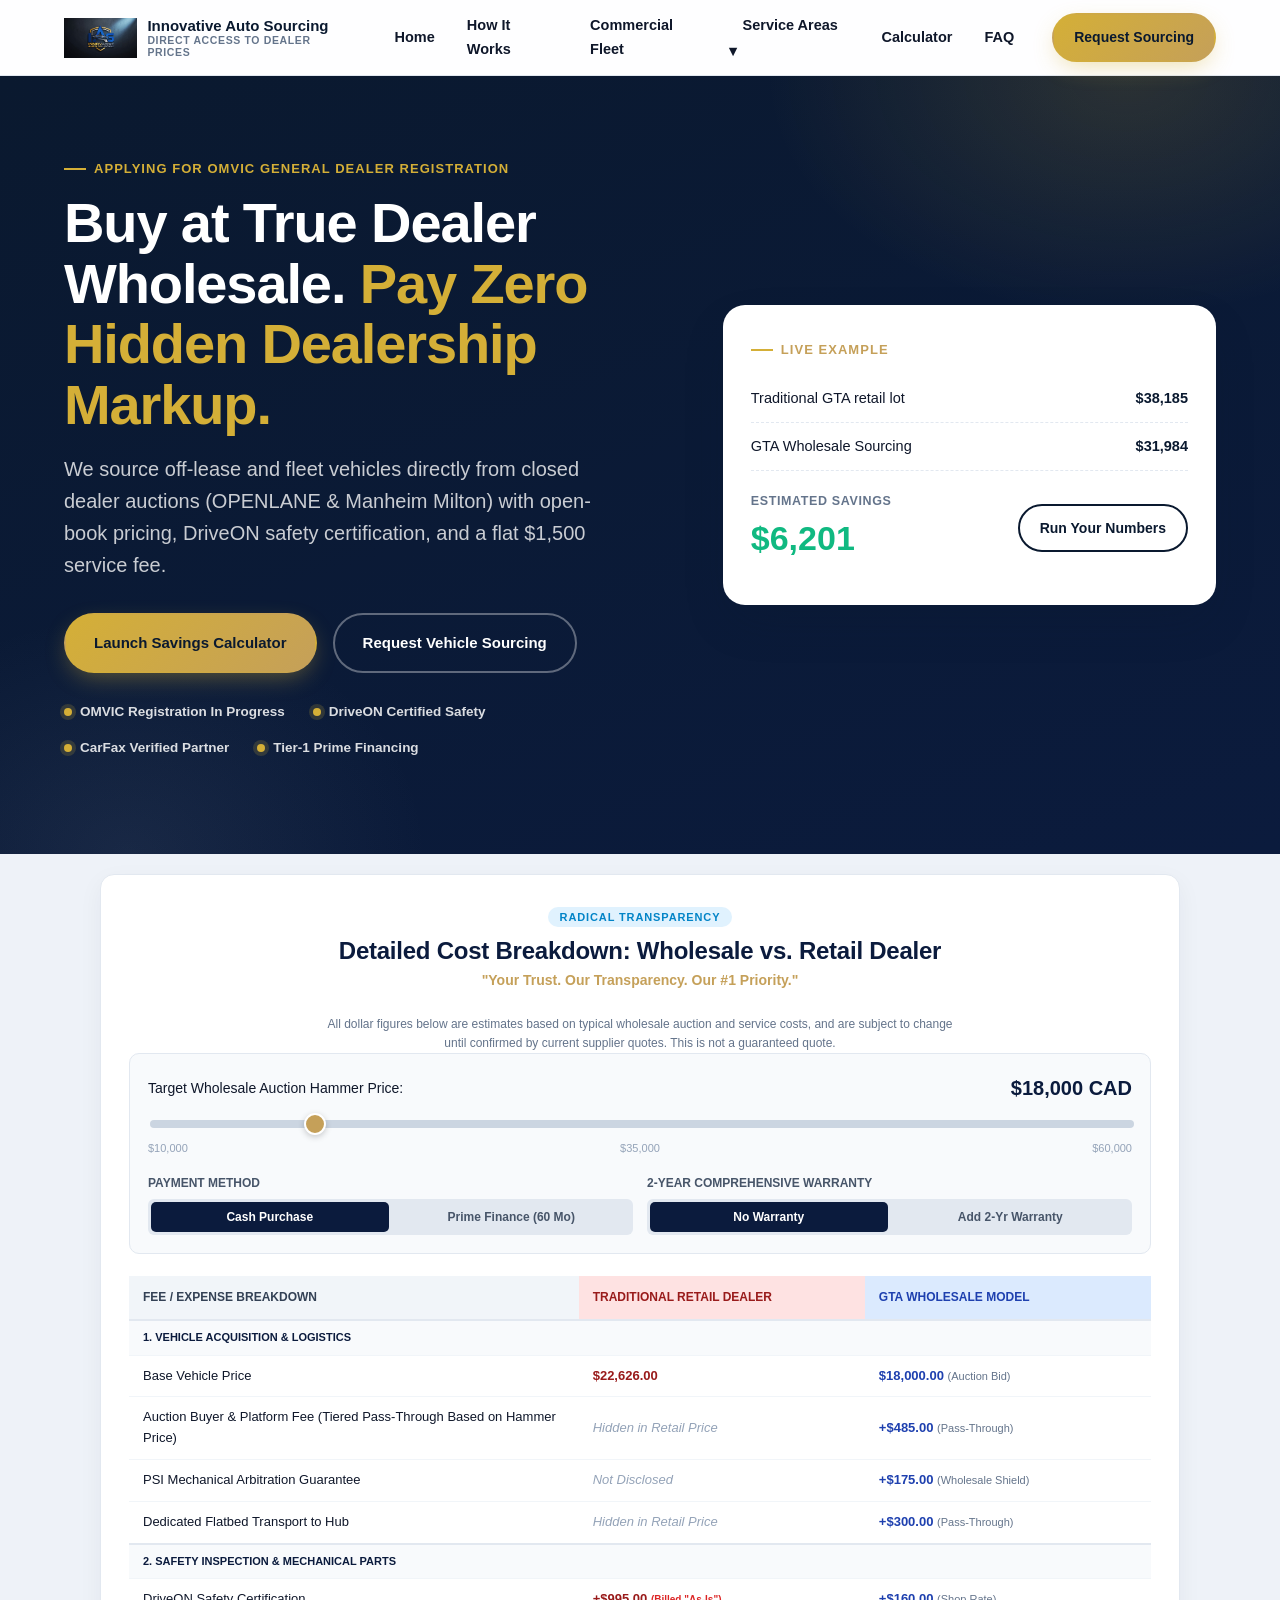
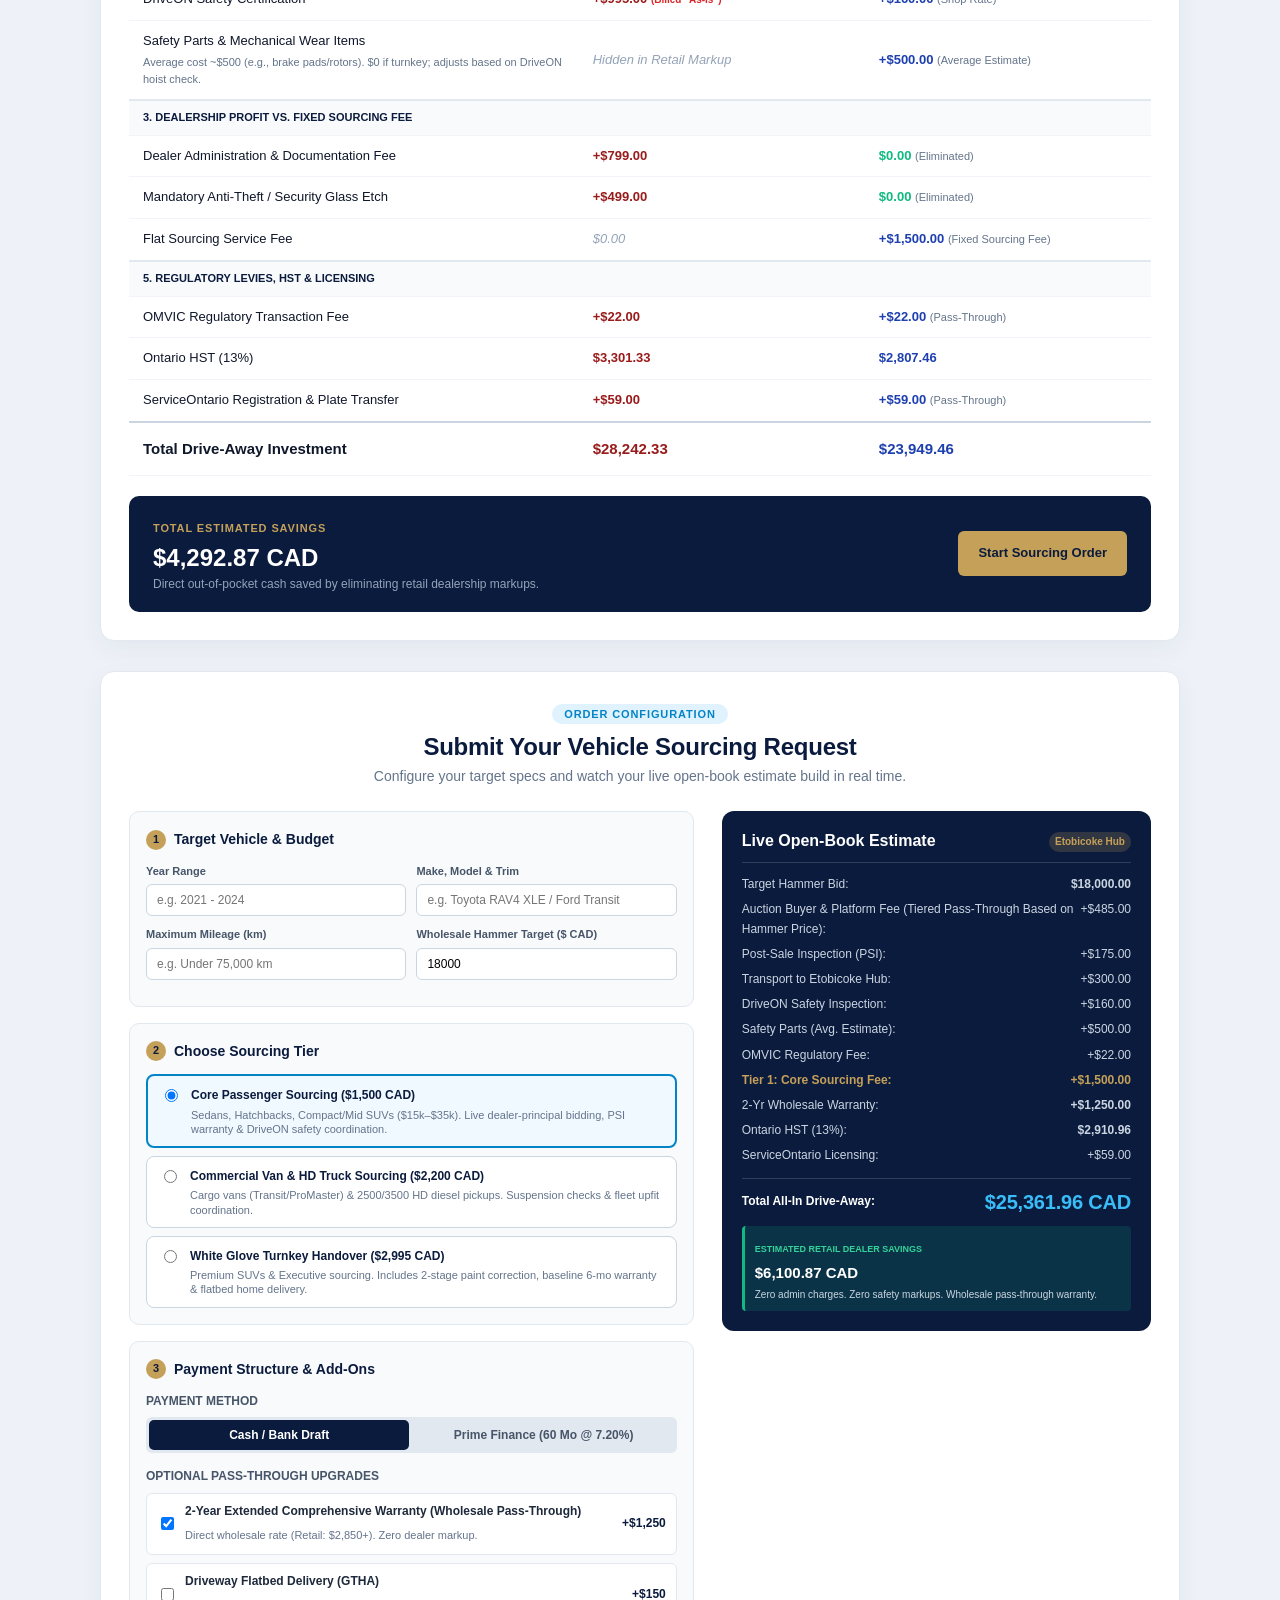
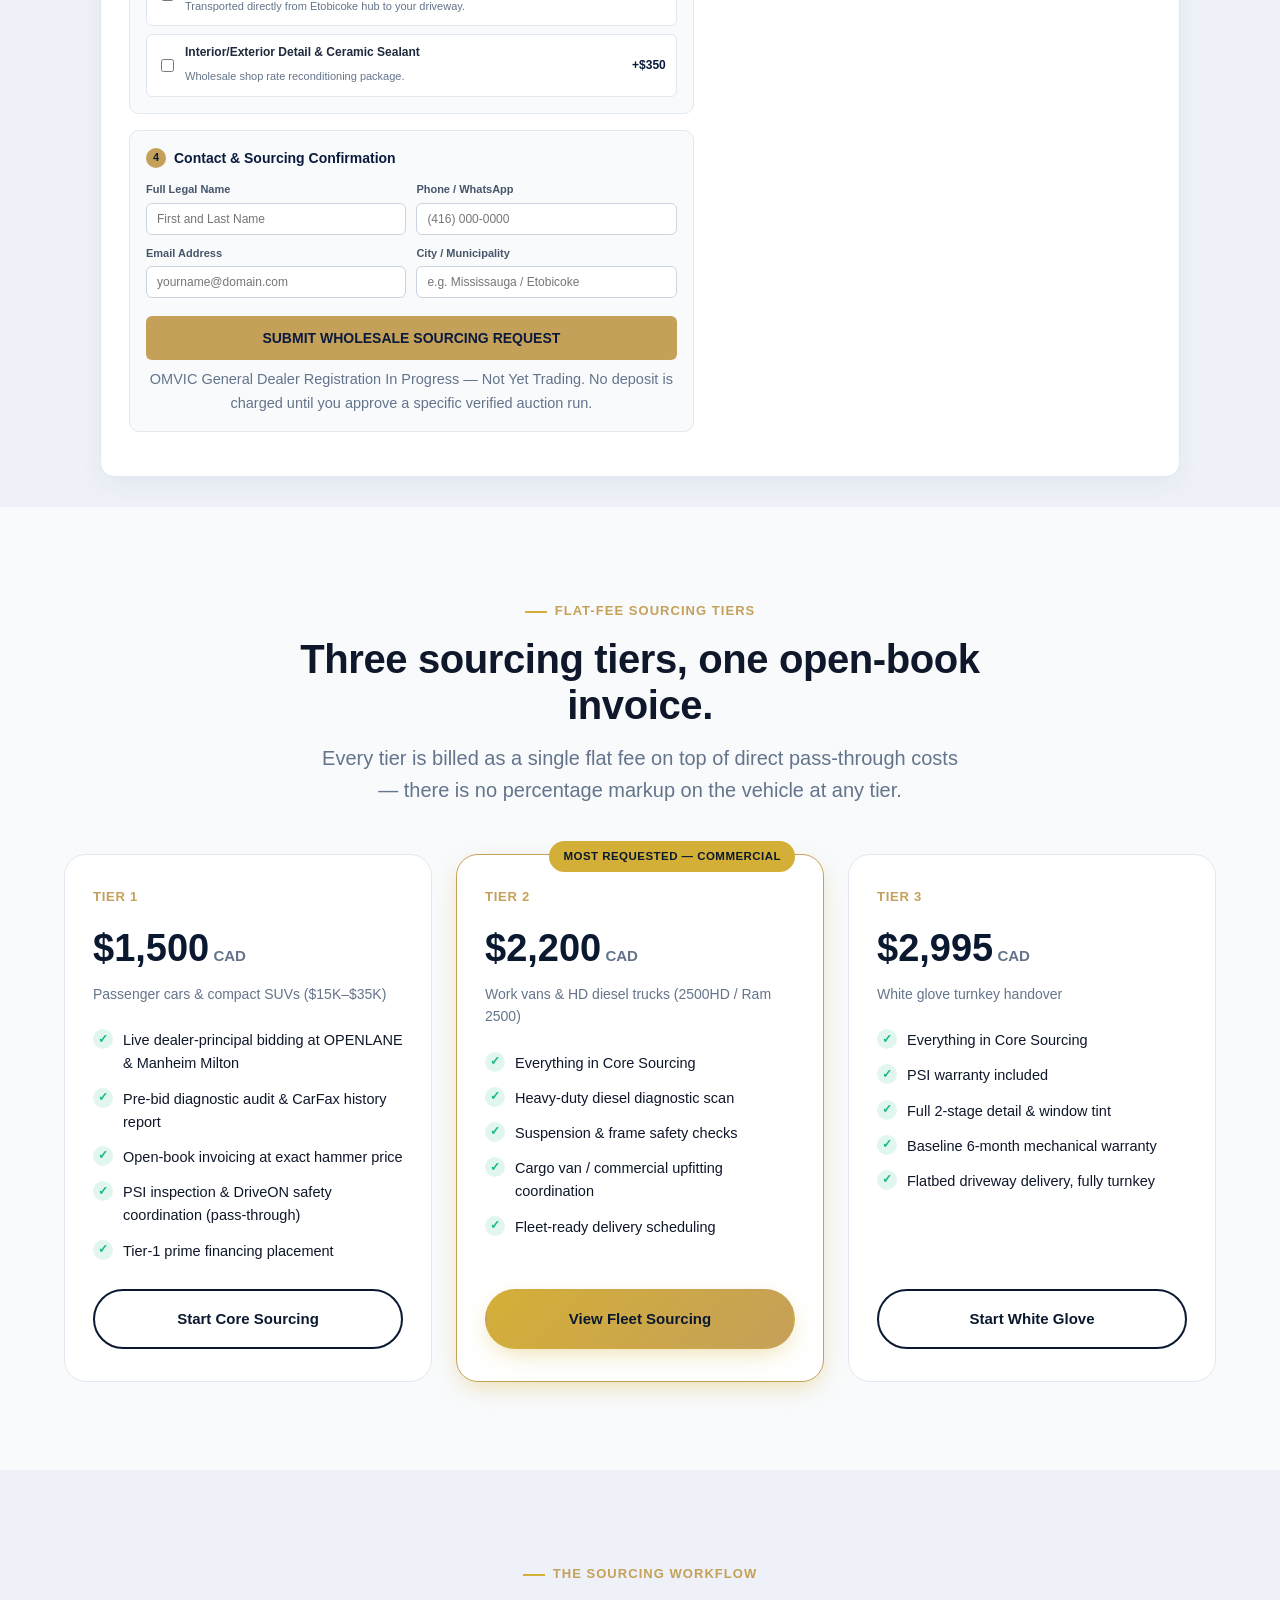
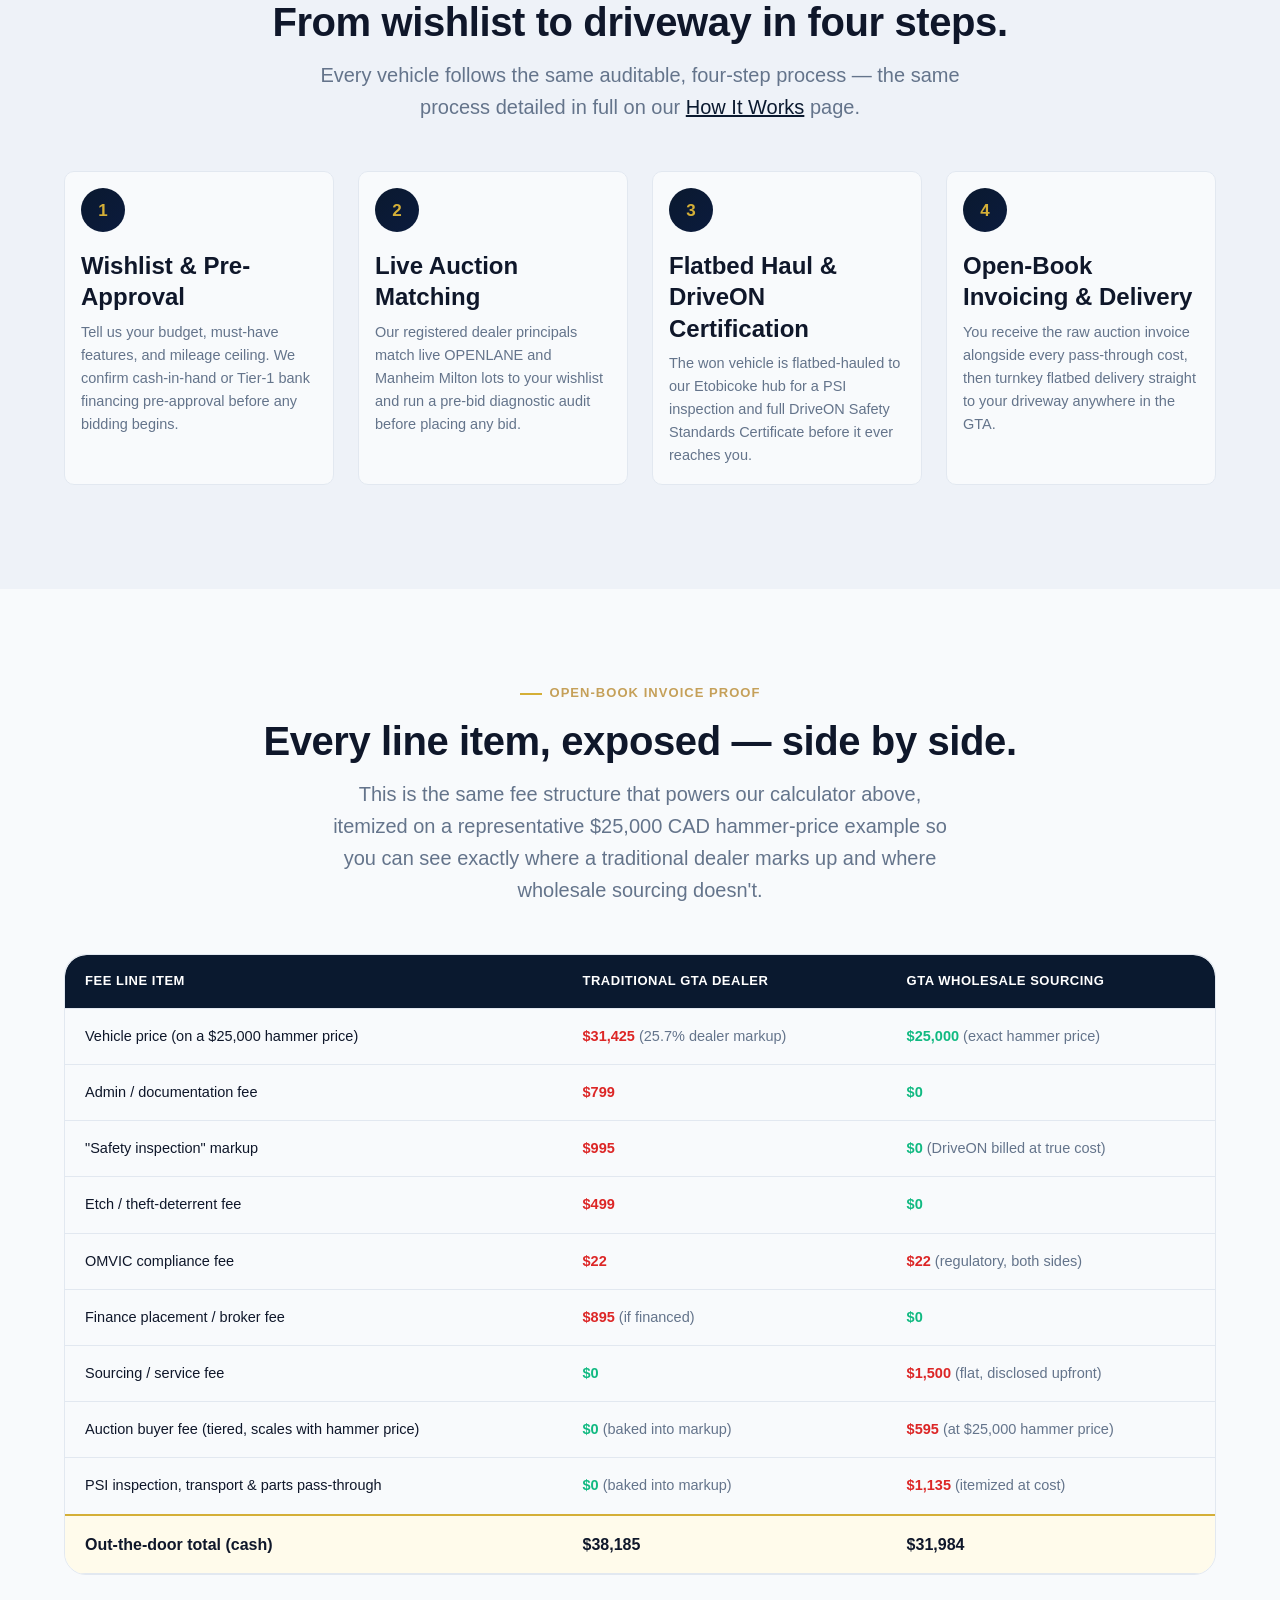
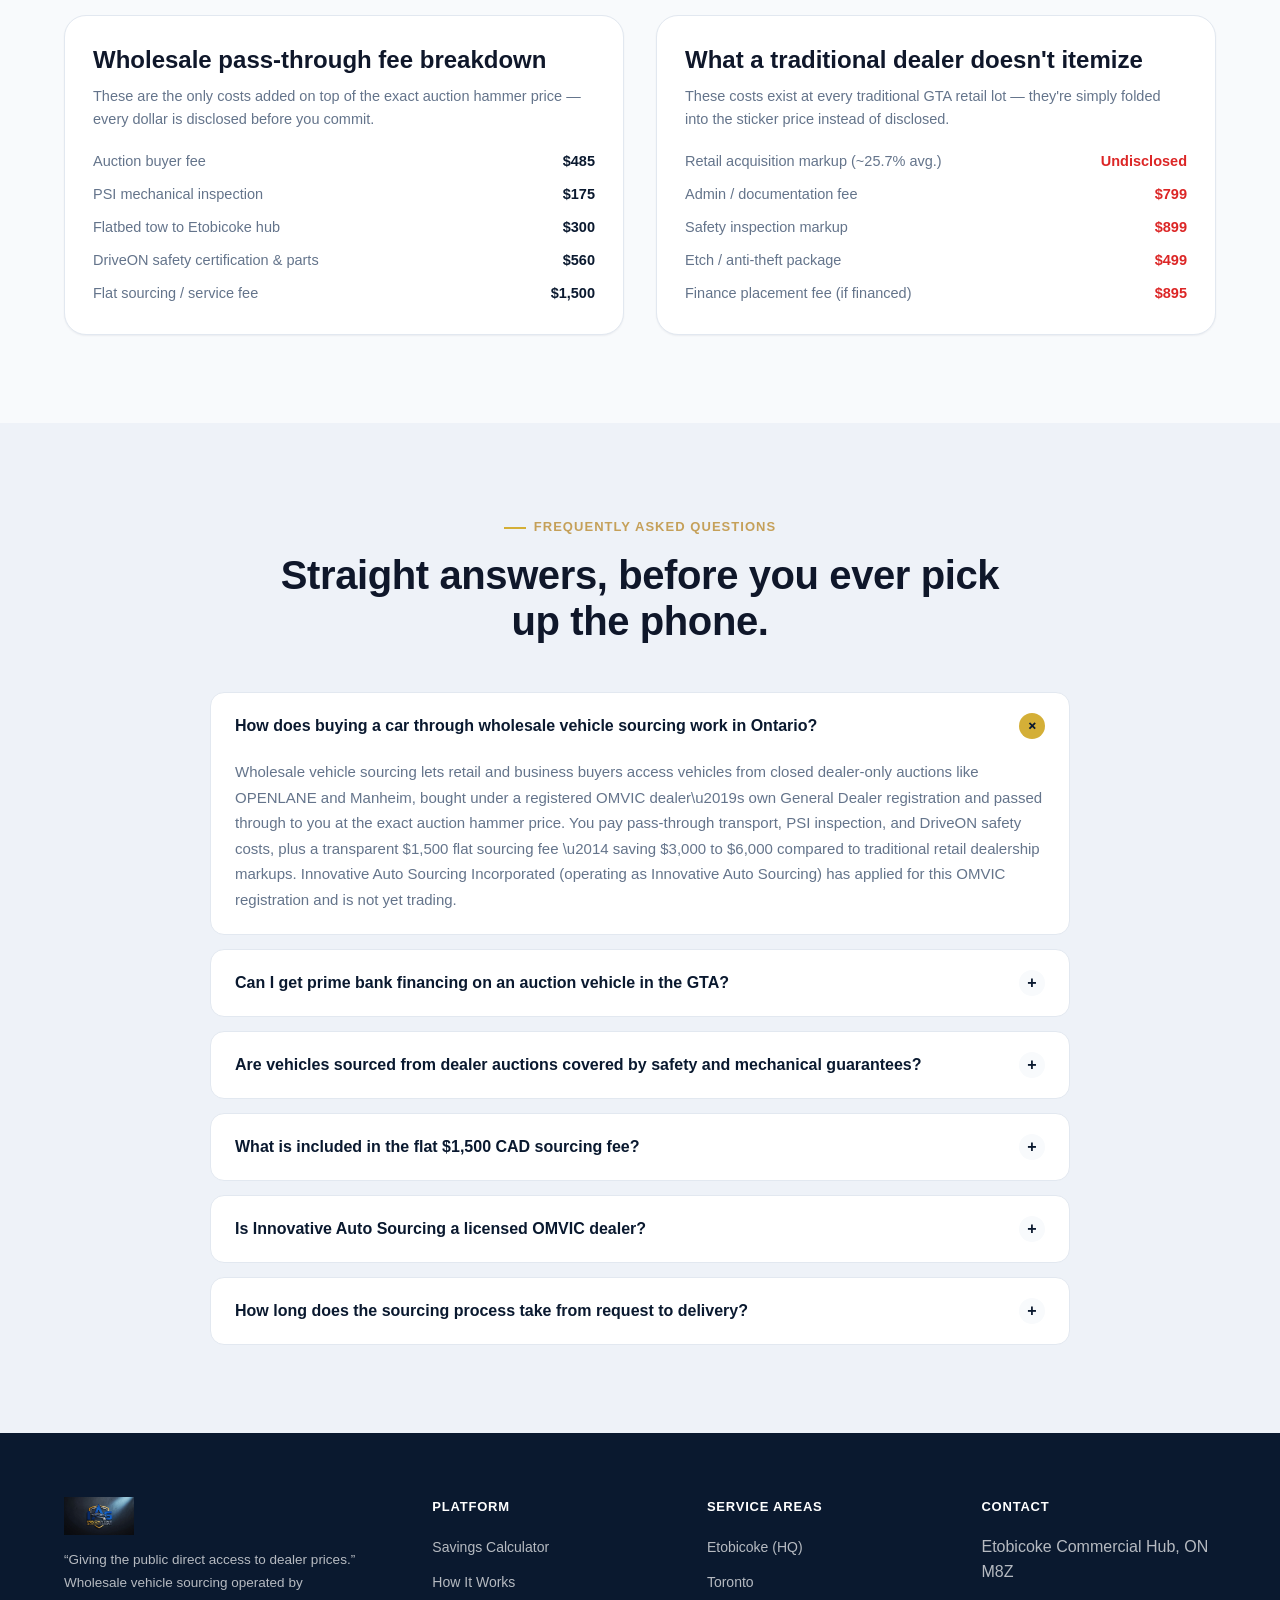
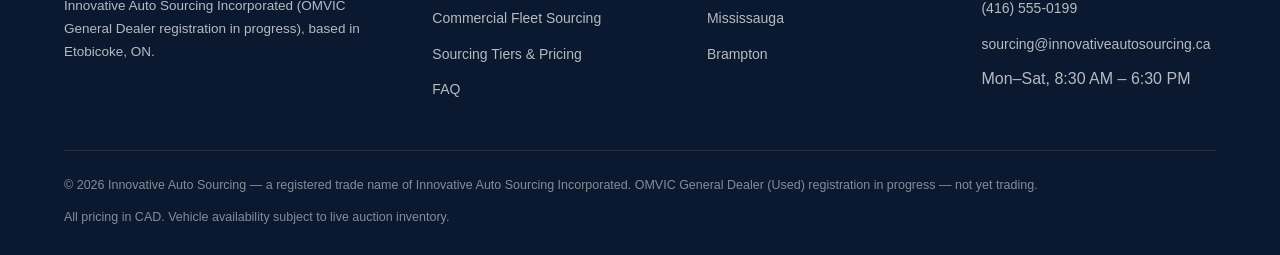
<file: index.html>
<!DOCTYPE html>
<html lang="en-CA">
<head>
<meta charset="UTF-8">
<meta name="viewport" content="width=device-width, initial-scale=1">
<title>Innovative Auto Sourcing | Buy at True Dealer Wholesale — Zero Markup</title>
<meta name="description" content="Wholesale vehicle sourcing in the GTA (OMVIC registration in progress). We source vehicles at closed dealer auctions (OPENLANE & Manheim Milton) with open-book invoicing, DriveON safety certification, and one flat $1,500 CAD fee. No hidden dealership markup.">
<link rel="canonical" href="https://innovativeautosourcing.ca/">

<!-- Favicons -->
<link rel="icon" type="image/png" sizes="32x32" href="assets/img/favicon-32.png">
<link rel="icon" type="image/png" sizes="192x192" href="assets/img/favicon-192.png">
<link rel="apple-touch-icon" href="assets/img/favicon-192.png">

<!-- Open Graph -->
<meta property="og:type" content="website">
<meta property="og:site_name" content="Innovative Auto Sourcing">
<meta property="og:title" content="Innovative Auto Sourcing | Buy at True Dealer Wholesale — Zero Markup">
<meta property="og:description" content="Wholesale vehicle sourcing in the GTA (OMVIC registration in progress). Direct access to closed dealer auctions with open-book invoicing and one flat $1,500 CAD fee.">
<meta property="og:image" content="https://innovativeautosourcing.ca/assets/img/og-image.jpg">
<meta property="og:image:width" content="1200">
<meta property="og:image:height" content="630">
<meta property="og:url" content="https://innovativeautosourcing.ca/">
<meta property="og:locale" content="en_CA">

<!-- Twitter -->
<meta name="twitter:card" content="summary_large_image">
<meta name="twitter:title" content="Innovative Auto Sourcing | Zero Hidden Dealership Markup">
<meta name="twitter:description" content="Direct wholesale access via a registered dealer. Open-book invoicing. Flat $1,500 CAD sourcing fee.">
<meta name="twitter:image" content="https://innovativeautosourcing.ca/assets/img/og-image.jpg">

<link rel="stylesheet" href="assets/css/style.css">

<script type="application/ld+json">
{
  "@context": "https://schema.org",
  "@graph": [
    {
      "@type": "AutoDealer",
      "@id": "https://innovativeautosourcing.ca/#organization",
      "name": "Innovative Auto Sourcing",
      "alternateName": "Innovative Auto Sourcing Incorporated",
      "url": "https://innovativeautosourcing.ca",
      "logo": "https://innovativeautosourcing.ca/assets/img/logo-full.jpg",
      "image": "https://innovativeautosourcing.ca/assets/img/og-image.jpg",
      "description": "Ontario automotive wholesale vehicle sourcing service (OMVIC General Dealer registration in progress) providing public and commercial buyers direct access to wholesale dealer auctions with transparent flat-fee pricing and DriveON safety certification.",
      "telephone": "+1-416-555-0199",
      "priceRange": "$$",
      "address": {
        "@type": "PostalAddress",
        "streetAddress": "Etobicoke Commercial Hub",
        "addressLocality": "Etobicoke",
        "addressRegion": "ON",
        "postalCode": "M8Z",
        "addressCountry": "CA"
      },
      "geo": { "@type": "GeoCoordinates", "latitude": 43.6205, "longitude": -79.5132 },
      "areaServed": [
        { "@type": "City", "name": "Toronto" },
        { "@type": "City", "name": "Etobicoke" },
        { "@type": "City", "name": "Mississauga" },
        { "@type": "City", "name": "Brampton" },
        { "@type": "City", "name": "Vaughan" },
        { "@type": "City", "name": "Oakville" }
      ],
      "openingHoursSpecification": [
        {
          "@type": "OpeningHoursSpecification",
          "dayOfWeek": ["Monday", "Tuesday", "Wednesday", "Thursday", "Friday", "Saturday"],
          "opens": "08:30",
          "closes": "18:30"
        }
      ],
      "sameAs": [],
      "hasOfferCatalog": {
        "@type": "OfferCatalog",
        "name": "Wholesale Auto Sourcing Services",
        "itemListElement": [
          {
            "@type": "Offer",
            "itemOffered": {
              "@type": "Service",
              "name": "Core Wholesale Auto Sourcing",
              "description": "Direct dealer auction bidding, PSI mechanical inspection, DriveON safety coordination, and open-book invoicing for passenger vehicles and compact SUVs."
            },
            "price": "1500.00",
            "priceCurrency": "CAD"
          },
          {
            "@type": "Offer",
            "itemOffered": {
              "@type": "Service",
              "name": "Commercial Work Van & HD Truck Sourcing",
              "description": "Wholesale sourcing, diesel diagnostic scan, suspension safety checks, and upfit coordination for commercial fleets."
            },
            "price": "2200.00",
            "priceCurrency": "CAD"
          },
          {
            "@type": "Offer",
            "itemOffered": {
              "@type": "Service",
              "name": "White Glove Turnkey Handover",
              "description": "Full sourcing service with PSI warranty included, 2-stage detail and tint, baseline 6-month warranty, and flatbed driveway delivery."
            },
            "price": "2995.00",
            "priceCurrency": "CAD"
          }
        ]
      }
    },
    {
      "@type": "FAQPage",
      "@id": "https://innovativeautosourcing.ca/#faq",
      "mainEntity": [
        {
          "@type": "Question",
          "name": "How does buying a car through wholesale vehicle sourcing work in Ontario?",
          "acceptedAnswer": {
            "@type": "Answer",
            "text": "Wholesale vehicle sourcing lets retail and business buyers access vehicles from closed dealer-only auctions like OPENLANE and Manheim, bought under a registered OMVIC dealer\u2019s own General Dealer registration and passed through to you at the exact auction hammer price. You pay pass-through transport, PSI inspection, and DriveON safety costs, plus a transparent $1,500 flat sourcing fee, saving $3,000 to $6,000 compared to traditional retail dealership markups. Innovative Auto Sourcing Incorporated (operating as Innovative Auto Sourcing) has applied for this OMVIC registration and is not yet trading."
          }
        },
        {
          "@type": "Question",
          "name": "Can I get prime bank financing on an auction vehicle in the GTA?",
          "acceptedAnswer": {
            "@type": "Answer",
            "text": "Yes. Innovative Auto Sourcing connects directly to Tier-1 Canadian lenders (such as TD, Scotiabank, and RBC) through Dealertrack and RouteOne. Any dealer compensation we receive from your loan is disclosed to you in writing before you sign — never hidden in a marked-up rate."
          }
        },
        {
          "@type": "Question",
          "name": "Are vehicles sourced from dealer auctions covered by safety and mechanical guarantees?",
          "acceptedAnswer": {
            "@type": "Answer",
            "text": "Yes. Every sourced vehicle includes a mandatory wholesale Post-Sale Inspection (PSI) guarantee protecting against major powertrain and structural frame defects, as well as a comprehensive Ontario DriveON Safety Standard Certificate before registration."
          }
        },
        {
          "@type": "Question",
          "name": "What is included in the flat $1,500 CAD sourcing fee?",
          "acceptedAnswer": {
            "@type": "Answer",
            "text": "The $1,500 CAD flat sourcing fee covers live auction bid representation at OPENLANE and Manheim Milton, a pre-bid diagnostic audit, and open-book invoicing with zero markup on the hammer price. It does not include the vehicle price itself, transport, PSI inspection, or DriveON safety certification, which are billed at direct pass-through cost."
          }
        },
        {
          "@type": "Question",
          "name": "Is Innovative Auto Sourcing a licensed OMVIC dealer?",
          "acceptedAnswer": {
            "@type": "Answer",
            "text": "Not yet. Innovative Auto Sourcing Incorporated (operating as Innovative Auto Sourcing) has applied for General Dealer (Used) registration with the Ontario Motor Vehicle Industry Council (OMVIC), which is required before we can source or sell vehicles at closed dealer-only auctions such as OPENLANE and Manheim. We are not yet trading. Once registered, we will buy each vehicle under our own dealer registration and pass it through to you at that exact price plus our flat sourcing fee. Check back for our registration confirmation."
          }
        },
        {
          "@type": "Question",
          "name": "How long does the sourcing process take from request to delivery?",
          "acceptedAnswer": {
            "@type": "Answer",
            "text": "Vehicles are typically matched and won at auction within an estimated 5 to 10 business days of an approved wishlist, followed by an estimated 3 to 5 business days for flatbed transport, PSI inspection, and DriveON safety certification at the Etobicoke hub before driveway delivery. Timelines are estimates and can vary with auction inventory."
          }
        }
      ]
    }
  ]
}
</script>
</head>
<body>
<a href="#main" class="skip-link">Skip to main content</a>

<!-- ================= HEADER ================= -->
<header class="site-header">
  <div class="container">
    <a href="index.html" class="brand" aria-label="Innovative Auto Sourcing — Home">
      <img src="assets/img/logo-full.jpg" alt="" width="73" height="40" style="height:40px;width:auto;">
      <span class="brand-text">
        <strong>Innovative Auto Sourcing</strong>
        <span>Direct Access to Dealer Prices</span>
      </span>
    </a>

    <nav class="main-nav" aria-label="Primary">
      <a href="index.html" aria-current="page">Home</a>
      <a href="how-it-works.html">How It Works</a>
      <a href="commercial-fleet-sourcing.html">Commercial Fleet</a>
      <div class="dropdown">
        <a href="#locations" aria-haspopup="true">Service Areas ▾</a>
        <div class="dropdown-menu">
          <a href="locations/etobicoke-auto-sourcing.html">Etobicoke (HQ)</a>
          <a href="locations/toronto-auto-sourcing.html">Toronto</a>
          <a href="locations/mississauga-auto-sourcing.html">Mississauga</a>
          <a href="locations/brampton-auto-sourcing.html">Brampton</a>
        </div>
      </div>
      <a href="index.html#calculator">Calculator</a>
      <a href="index.html#faq">FAQ</a>
    </nav>

    <div class="header-actions">
      <a href="index.html#request" class="btn btn-primary btn-sm desktop-only">Request Sourcing</a>
      <button class="nav-toggle" data-nav-toggle aria-label="Open menu" aria-expanded="false">
        <span></span>
      </button>
    </div>
  </div>

  <div class="mobile-nav">
    <a href="index.html">Home</a>
    <a href="how-it-works.html">How It Works</a>
    <a href="commercial-fleet-sourcing.html">Commercial Fleet</a>
    <a href="locations/etobicoke-auto-sourcing.html">Etobicoke (HQ)</a>
    <a href="locations/toronto-auto-sourcing.html">Toronto</a>
    <a href="locations/mississauga-auto-sourcing.html">Mississauga</a>
    <a href="locations/brampton-auto-sourcing.html">Brampton</a>
    <a href="index.html#calculator">Calculator</a>
    <a href="index.html#faq">FAQ</a>
    <a href="index.html#request" class="btn btn-primary btn-block">Request Sourcing</a>
  </div>
</header>

<main id="main">

  <!-- ================= HERO ================= -->
  <section class="hero section-navy">
    <div class="container">
      <div class="hero-grid">
        <div>
          <p class="eyebrow" style="color:var(--gold);">Applying for OMVIC General Dealer Registration</p>
          <h1>Buy at True Dealer Wholesale. <span class="accent">Pay Zero Hidden Dealership Markup.</span></h1>
          <p class="lede">We source off-lease and fleet vehicles directly from closed dealer auctions (OPENLANE &amp; Manheim Milton) with open-book pricing, DriveON safety certification, and a flat $1,500 service fee.</p>
          <div class="cta-row" style="margin-top:32px;">
            <a href="#calculator" class="btn btn-primary">Launch Savings Calculator</a>
            <a href="#request" class="btn btn-secondary">Request Vehicle Sourcing</a>
          </div>
          <div class="trust-strip">
            <span class="trust-badge"><span class="dot"></span> OMVIC Registration In Progress</span>
            <span class="trust-badge"><span class="dot"></span> DriveON Certified Safety</span>
            <span class="trust-badge"><span class="dot"></span> CarFax Verified Partner</span>
            <span class="trust-badge"><span class="dot"></span> Tier-1 Prime Financing</span>
          </div>
        </div>

        <div class="hero-panel">
          <p class="eyebrow" style="color:var(--gold-2);">Live Example</p>
          <div class="hero-panel-row"><span>Traditional GTA retail lot</span><strong>$38,185</strong></div>
          <div class="hero-panel-row"><span>GTA Wholesale Sourcing</span><strong class="text-success">$31,984</strong></div>
          <div class="hero-panel-row" style="border:none; padding-top:20px;">
            <span>
              <span style="display:block; font-size:12.5px; color:var(--slate); text-transform:uppercase; letter-spacing:.05em; font-weight:700;">Estimated Savings</span>
              <span class="savings-figure" data-hero-savings>$6,201</span>
            </span>
            <a href="#calculator" class="btn btn-outline-navy btn-sm" style="align-self:center;">Run Your Numbers</a>
          </div>
        </div>
      </div>
    </div>
  </section>

  <!-- ================= CALCULATOR ================= -->
  <div class="sourcing-module-wrapper" id="calculator">
  
  <!-- Comparative Transparency Calculator -->
  <div class="calc-box">
    <div class="calc-title-area">
      <span class="pill-tag">RADICAL TRANSPARENCY</span>
      <h2>Detailed Cost Breakdown: Wholesale vs. Retail Dealer</h2>
      <p class="brand-tagline">"Your Trust. Our Transparency. Our #1 Priority."</p>
    </div>
    <p style="text-align:center;font-size:12px;color:#64748b;max-width:640px;margin:8px auto 0;">All dollar figures below are estimates based on typical wholesale auction and service costs, and are subject to change until confirmed by current supplier quotes. This is not a guaranteed quote.</p>

    <!-- Sliders & Toggles -->
    <div class="calc-inputs-panel">
      <div class="range-wrap">
        <div class="range-header">
          <span>Target Wholesale Auction Hammer Price:</span>
          <strong id="displaySliderVal">$18,000 CAD</strong>
        </div>
        <input type="range" id="auctionHammerSlider" min="10000" max="60000" step="500" value="18000">
        <div class="range-sublabels">
          <span>$10,000</span>
          <span>$35,000</span>
          <span>$60,000</span>
        </div>
      </div>

      <div class="toggles-flex">
        <div class="toggle-unit">
          <label>Payment Method</label>
          <div class="segmented-btn">
            <button type="button" class="seg-btn active" id="btnModeCash" onclick="setCalcPayMode('cash')">Cash Purchase</button>
            <button type="button" class="seg-btn" id="btnModeFinance" onclick="setCalcPayMode('finance')">Prime Finance (60 Mo)</button>
          </div>
        </div>
        <div class="toggle-unit">
          <label>2-Year Comprehensive Warranty</label>
          <div class="segmented-btn">
            <button type="button" class="seg-btn active" id="btnCalcWarrNo" onclick="setCalcWarranty(false)">No Warranty</button>
            <button type="button" class="seg-btn" id="btnCalcWarrYes" onclick="setCalcWarranty(true)">Add 2-Yr Warranty</button>
          </div>
        </div>
      </div>
    </div>

    <!-- Itemized Comparison Table -->
    <div class="table-scroll">
      <table class="itemized-table">
        <thead>
          <tr>
            <th class="th-desc">Fee / Expense Breakdown</th>
            <th class="th-retail">Traditional Retail Dealer</th>
            <th class="th-proxy">GTA Wholesale Model</th>
          </tr>
        </thead>
        <tbody>
          <tr class="grp-header"><td colspan="3">1. Vehicle Acquisition & Logistics</td></tr>
          <tr>
            <td>Base Vehicle Price</td>
            <td class="text-retail" id="retailBaseDisplay">$22,626.00</td>
            <td class="text-proxy" id="proxyBaseDisplay">$18,000.00 <span class="dim-tag">(Auction Bid)</span></td>
          </tr>
          <tr>
            <td>Auction Buyer & Platform Fee (Tiered Pass-Through Based on Hammer Price)</td>
            <td class="dim-note">Hidden in Retail Price</td>
            <td class="text-proxy" id="dealAuctionFeeDisplay">+$485.00 <span class="dim-tag">(Pass-Through)</span></td>
          </tr>
          <tr>
            <td>PSI Mechanical Arbitration Guarantee</td>
            <td class="dim-note">Not Disclosed</td>
            <td class="text-proxy">+$175.00 <span class="dim-tag">(Wholesale Shield)</span></td>
          </tr>
          <tr>
            <td>Dedicated Flatbed Transport to Hub</td>
            <td class="dim-note">Hidden in Retail Price</td>
            <td class="text-proxy">+$300.00 <span class="dim-tag">(Pass-Through)</span></td>
          </tr>

          <tr class="grp-header"><td colspan="3">2. Safety Inspection & Mechanical Parts</td></tr>
          <tr>
            <td>DriveON Safety Certification</td>
            <td class="text-retail">+$995.00 <span class="alert-txt">(Billed "As-Is")</span></td>
            <td class="text-proxy">+$160.00 <span class="dim-tag">(Shop Rate)</span></td>
          </tr>
          <tr>
            <td>
              Safety Parts & Mechanical Wear Items
              <small class="inline-help">Average cost ~$500 (e.g., brake pads/rotors). $0 if turnkey; adjusts based on DriveON hoist check.</small>
            </td>
            <td class="dim-note">Hidden in Retail Markup</td>
            <td class="text-proxy">+$500.00 <span class="dim-tag">(Average Estimate)</span></td>
          </tr>

          <tr class="grp-header"><td colspan="3">3. Dealership Profit vs. Fixed Sourcing Fee</td></tr>
          <tr>
            <td>Dealer Administration & Documentation Fee</td>
            <td class="text-retail">+$799.00</td>
            <td class="text-green">$0.00 <span class="dim-tag">(Eliminated)</span></td>
          </tr>
          <tr>
            <td>Mandatory Anti-Theft / Security Glass Etch</td>
            <td class="text-retail">+$499.00</td>
            <td class="text-green">$0.00 <span class="dim-tag">(Eliminated)</span></td>
          </tr>
          <tr>
            <td>Flat Sourcing Service Fee</td>
            <td class="dim-note">$0.00</td>
            <td class="text-proxy bold-txt">+$1,500.00 <span class="dim-tag">(Fixed Sourcing Fee)</span></td>
          </tr>

          <tr class="grp-header" id="groupFinanceWarr"><td colspan="3">4. Financing Surcharges & Warranty Protection</td></tr>
          <tr id="rowDealerFinanceSurcharge" style="display:none;">
            <td>Dealer Finance Placement Fee</td>
            <td class="text-retail">+$895.00</td>
            <td class="text-green">$0.00 <span class="dim-tag">(Eliminated)</span></td>
          </tr>
          <tr id="rowWarrantyComparison" style="display:none;">
            <td>2-Year Extended Comprehensive Warranty</td>
            <td class="text-retail">+$2,850.00 <span class="alert-txt">(Retail Markup)</span></td>
            <td class="text-proxy">+$1,250.00 <span class="dim-tag">(Wholesale Pass)</span></td>
          </tr>
          <tr id="rowPpsaComparison" style="display:none;">
            <td>PPSA Bank Lien Registration (60 Months)</td>
            <td class="text-retail">+$84.25</td>
            <td class="text-proxy">+$84.25 <span class="dim-tag">(Pass-Through)</span></td>
          </tr>

          <tr class="grp-header"><td colspan="3">5. Regulatory Levies, HST & Licensing</td></tr>
          <tr>
            <td>OMVIC Regulatory Transaction Fee</td>
            <td class="text-retail">+$22.00</td>
            <td class="text-proxy">+$22.00 <span class="dim-tag">(Pass-Through)</span></td>
          </tr>
          <tr>
            <td>Ontario HST (13%)</td>
            <td class="text-retail" id="retailTaxDisplay">$3,242.46</td>
            <td class="text-proxy" id="proxyTaxDisplay">$2,735.46</td>
          </tr>
          <tr>
            <td>ServiceOntario Registration & Plate Transfer</td>
            <td class="text-retail">+$59.00</td>
            <td class="text-proxy">+$59.00 <span class="dim-tag">(Pass-Through)</span></td>
          </tr>
        </tbody>
        <tfoot>
          <tr class="tr-grand-total">
            <td>Total Drive-Away Investment</td>
            <td class="retail-sum" id="retailTotalDisplay">$28,247.46</td>
            <td class="proxy-sum" id="proxyTotalDisplay">$23,836.46</td>
          </tr>
          <tr class="tr-monthly-sum" id="rowMonthlyComparison" style="display:none;">
            <td>Estimated 60-Month Payment</td>
            <td class="retail-mo" id="retailMonthlyDisplay">$588.56 / mo <small>(9.20% APR)</small></td>
            <td class="proxy-mo" id="proxyMonthlyDisplay">$474.40 / mo <small>(7.20% APR)</small></td>
          </tr>
        </tfoot>
      </table>
    </div>

    <!-- Savings Banner -->
    <div class="savings-footer">
      <div class="sav-details">
        <span>TOTAL ESTIMATED SAVINGS</span>
        <h3 id="savingsTotalDisplay">$4,411.00 CAD</h3>
        <p id="savingsDescDisplay">Direct cash savings on your purchase by eliminating retail markups.</p>
      </div>
      <a href="#request" class="jump-btn">Start Sourcing Order</a>
    </div>
  </div>

  <!-- Multi-Step Order & Intake Portal -->
  <div class="portal-box" id="request">
    <div class="portal-title-area">
      <span class="pill-tag">ORDER CONFIGURATION</span>
      <h2>Submit Your Vehicle Sourcing Request</h2>
      <p>Configure your target specs and watch your live open-book estimate build in real time.</p>
    </div>

    <div class="portal-split">
      <!-- Intake Form -->
      <form class="portal-form" onsubmit="handlePortalOrderSubmit(event)">
        <!-- Step 1 -->
        <div class="step-card">
          <div class="step-lbl"><span>1</span> Target Vehicle & Budget</div>
          <div class="fields-grid-2">
            <div class="field">
              <label>Year Range</label>
              <input type="text" id="orderYear" placeholder="e.g. 2021 - 2024" required>
            </div>
            <div class="field">
              <label>Make, Model & Trim</label>
              <input type="text" id="orderModel" placeholder="e.g. Toyota RAV4 XLE / Ford Transit" required>
            </div>
          </div>
          <div class="fields-grid-2">
            <div class="field">
              <label>Maximum Mileage (km)</label>
              <input type="text" id="orderKm" placeholder="e.g. Under 75,000 km">
            </div>
            <div class="field">
              <label>Wholesale Hammer Target ($ CAD)</label>
              <input type="number" id="orderHammerInput" value="18000" min="5000" max="100000" step="500" oninput="syncPortalOrder()" required>
            </div>
          </div>
        </div>

        <!-- Step 2 -->
        <div class="step-card">
          <div class="step-lbl"><span>2</span> Choose Sourcing Tier</div>
          <div class="tier-opt-list">
            <label class="tier-opt active" onclick="selectOrderTier(1500, 'Tier 1: Core Sourcing', this)">
              <input type="radio" name="orderTier" value="1500" checked>
              <div class="tier-txt">
                <strong>Core Passenger Sourcing ($1,500 CAD)</strong>
                <p>Sedans, Hatchbacks, Compact/Mid SUVs ($15k–$35k). Live dealer-principal bidding, PSI warranty & DriveON safety coordination.</p>
              </div>
            </label>

            <label class="tier-opt" onclick="selectOrderTier(2200, 'Tier 2: Work Van & HD Truck', this)">
              <input type="radio" name="orderTier" value="2200">
              <div class="tier-txt">
                <strong>Commercial Van & HD Truck Sourcing ($2,200 CAD)</strong>
                <p>Cargo vans (Transit/ProMaster) & 2500/3500 HD diesel pickups. Suspension checks & fleet upfit coordination.</p>
              </div>
            </label>

            <label class="tier-opt" onclick="selectOrderTier(2995, 'Tier 3: White Glove Handover', this)">
              <input type="radio" name="orderTier" value="2995">
              <div class="tier-txt">
                <strong>White Glove Turnkey Handover ($2,995 CAD)</strong>
                <p>Premium SUVs & Executive sourcing. Includes 2-stage paint correction, baseline 6-mo warranty & flatbed home delivery.</p>
              </div>
            </label>
          </div>
        </div>

        <!-- Step 3 -->
        <div class="step-card">
          <div class="step-lbl"><span>3</span> Payment Structure & Add-Ons</div>
          <label class="sub-lbl">Payment Method</label>
          <div class="segmented-btn">
            <button type="button" class="seg-btn active" id="btnOrderPayCash" onclick="setOrderPayType('cash')">Cash / Bank Draft</button>
            <button type="button" class="seg-btn" id="btnOrderPayFinance" onclick="setOrderPayType('finance')">Prime Finance (60 Mo @ 7.20%)</button>
          </div>

          <label class="sub-lbl" style="margin-top: 14px;">Optional Pass-Through Upgrades</label>
          <div class="addon-stack">
            <label class="addon-item">
              <input type="checkbox" id="orderOptWarranty" value="1250" onchange="syncPortalOrder()" checked>
              <div class="addon-desc">
                <strong>2-Year Extended Comprehensive Warranty (Wholesale Pass-Through)</strong>
                <span>Direct wholesale rate (Retail: $2,850+). Zero dealer markup.</span>
              </div>
              <span class="addon-prc">+$1,250</span>
            </label>

            <label class="addon-item">
              <input type="checkbox" id="orderOptDelivery" value="150" onchange="syncPortalOrder()">
              <div class="addon-desc">
                <strong>Driveway Flatbed Delivery (GTHA)</strong>
                <span>Transported directly from Etobicoke hub to your driveway.</span>
              </div>
              <span class="addon-prc">+$150</span>
            </label>

            <label class="addon-item">
              <input type="checkbox" id="orderOptDetail" value="350" onchange="syncPortalOrder()">
              <div class="addon-desc">
                <strong>Interior/Exterior Detail & Ceramic Sealant</strong>
                <span>Wholesale shop rate reconditioning package.</span>
              </div>
              <span class="addon-prc">+$350</span>
            </label>
          </div>
        </div>

        <!-- Step 4 -->
        <div class="step-card">
          <div class="step-lbl"><span>4</span> Contact & Sourcing Confirmation</div>
          <div class="fields-grid-2">
            <div class="field">
              <label>Full Legal Name</label>
              <input type="text" id="clientName" placeholder="First and Last Name" required>
            </div>
            <div class="field">
              <label>Phone / WhatsApp</label>
              <input type="tel" id="clientPhone" placeholder="(416) 000-0000" required>
            </div>
          </div>
          <div class="fields-grid-2">
            <div class="field">
              <label>Email Address</label>
              <input type="email" id="clientEmail" placeholder="yourname@domain.com" required>
            </div>
            <div class="field">
              <label>City / Municipality</label>
              <input type="text" id="clientCity" placeholder="e.g. Mississauga / Etobicoke" required>
            </div>
          </div>
          <button type="submit" class="submit-action-btn">Submit Wholesale Sourcing Request</button>
          <p class="terms-note">OMVIC General Dealer Registration In Progress — Not Yet Trading. No deposit is charged until you approve a specific verified auction run.</p>
        </div>
      </form>

      <!-- Live Estimate Receipt -->
      <div class="receipt-pane">
        <div class="receipt-card">
          <div class="receipt-head">
            <h3>Live Open-Book Estimate</h3>
            <span class="hub-pill">Etobicoke Hub</span>
          </div>

          <div class="rcpt-row"><span>Target Hammer Bid:</span><strong id="rcptHammer">$18,000.00</strong></div>
          <div class="rcpt-row"><span>Auction Buyer & Platform Fee (Tiered Pass-Through Based on Hammer Price):</span><span id="rcptAuctionFee">+$485.00</span></div>
          <div class="rcpt-row"><span>Post-Sale Inspection (PSI):</span><span>+$175.00</span></div>
          <div class="rcpt-row"><span>Transport to Etobicoke Hub:</span><span>+$300.00</span></div>
          <div class="rcpt-row"><span>DriveON Safety Inspection:</span><span>+$160.00</span></div>
          <div class="rcpt-row"><span>Safety Parts (Avg. Estimate):</span><span>+$500.00</span></div>
          <div class="rcpt-row"><span>OMVIC Regulatory Fee:</span><span>+$22.00</span></div>
          <div class="rcpt-row highlight"><span id="rcptTierLabel">Tier 1: Core Sourcing Fee:</span><strong id="rcptTierFee">+$1,500.00</strong></div>

          <div class="rcpt-row" id="rcptRowWarranty"><span>2-Yr Wholesale Warranty:</span><strong>+$1,250.00</strong></div>
          <div class="rcpt-row" id="rcptRowDelivery" style="display:none;"><span>Driveway Flatbed Delivery:</span><strong>+$150.00</strong></div>
          <div class="rcpt-row" id="rcptRowDetail" style="display:none;"><span>Detailing & Ceramic Seal:</span><strong>+$350.00</strong></div>
          <div class="rcpt-row" id="rcptRowPpsa" style="display:none;"><span>PPSA Lien Registration:</span><strong>+$84.25</strong></div>

          <div class="rcpt-row"><span>Ontario HST (13%):</span><strong id="rcptTax">$2,898.02</strong></div>
          <div class="rcpt-row"><span>ServiceOntario Licensing:</span><span>+$59.00</span></div>

          <div class="rcpt-div"></div>

          <div class="rcpt-grand">
            <span>Total All-In Drive-Away:</span>
            <h2 id="rcptTotal">$25,303.27 CAD</h2>
          </div>

          <div class="fin-banner" id="rcptFinanceBanner" style="display:none;">
            <span class="fin-tag">ESTIMATED PRIME MONTHLY PAYMENT (60 MO @ 7.20% APR):</span>
            <h4 id="rcptMonthlyDisplay">$503.57 / month</h4>
          </div>

          <div class="sav-box">
            <span class="sav-tag">ESTIMATED RETAIL DEALER SAVINGS</span>
            <h4 id="rcptSavingsDisplay">$4,850.00 CAD</h4>
            <p>Zero admin charges. Zero safety markups. Wholesale pass-through warranty.</p>
          </div>
        </div>
      </div>
    </div>
  </div>

</div>

<style>
  .sourcing-module-wrapper { max-width: 1080px; margin: 20px auto; font-family: -apple-system, BlinkMacSystemFont, "Segoe UI", Roboto, sans-serif; color: #0f172a; }
  .calc-box, .portal-box { background: #ffffff; border: 1px solid #e2e8f0; border-radius: 14px; padding: 28px; margin-bottom: 30px; box-shadow: 0 8px 24px rgba(11,27,61,0.05); }
  
  .calc-title-area, .portal-title-area { text-align: center; margin-bottom: 24px; }
  .pill-tag { background: #e0f2fe; color: #0284c7; font-size: 11px; font-weight: 800; letter-spacing: 0.08em; padding: 4px 12px; border-radius: 20px; text-transform: uppercase; }
  .calc-title-area h2, .portal-title-area h2 { font-size: 24px; color: #0b1b3d; margin: 8px 0 4px 0; font-weight: 800; }
  .brand-tagline { font-size: 14px; font-weight: 700; color: #c5a059; margin: 0; }
  .portal-title-area p { font-size: 14px; color: #64748b; margin: 0; }

  .calc-inputs-panel { background: #f8fafc; border: 1px solid #e2e8f0; border-radius: 10px; padding: 18px; margin-bottom: 22px; }
  .range-wrap { margin-bottom: 16px; }
  .range-header { display: flex; justify-content: space-between; align-items: center; margin-bottom: 6px; font-size: 14px; }
  .range-header strong { font-size: 20px; color: #0b1b3d; }
  .range-wrap input[type="range"] { width: 100%; height: 8px; border-radius: 4px; background: #cbd5e1; outline: none; -webkit-appearance: none; }
  .range-wrap input[type="range"]::-webkit-slider-thumb { -webkit-appearance: none; width: 22px; height: 22px; border-radius: 50%; background: #c5a059; cursor: pointer; border: 2px solid #ffffff; box-shadow: 0 2px 6px rgba(0,0,0,0.2); }
  .range-sublabels { display: flex; justify-content: space-between; font-size: 11px; color: #94a3b8; margin-top: 4px; }

  .toggles-flex { display: grid; grid-template-columns: 1fr 1fr; gap: 14px; }
  .toggle-unit label, .sub-lbl { display: block; font-size: 12px; font-weight: 700; color: #475569; text-transform: uppercase; margin-bottom: 6px; }
  .segmented-btn { display: flex; background: #e2e8f0; border-radius: 6px; padding: 3px; gap: 4px; }
  .seg-btn { flex: 1; border: none; background: transparent; padding: 8px 10px; font-size: 12px; font-weight: 700; cursor: pointer; border-radius: 5px; color: #475569; transition: all 0.2s; }
  .seg-btn.active { background: #0b1b3d; color: #ffffff; }

  .table-scroll { overflow-x: auto; margin-bottom: 20px; }
  .itemized-table { width: 100%; border-collapse: collapse; font-size: 13px; }
  .itemized-table th { padding: 12px 14px; text-align: left; font-size: 12px; font-weight: 800; text-transform: uppercase; }
  .th-desc { width: 44%; background: #f1f5f9; color: #334155; }
  .th-retail { width: 28%; background: #fee2e2; color: #991b1b; }
  .th-proxy { width: 28%; background: #dbeafe; color: #1e40af; }

  .itemized-table td { padding: 10px 14px; border-bottom: 1px solid #f1f5f9; }
  .grp-header td { background: #f8fafc; font-weight: 800; font-size: 11px; color: #0b1b3d; text-transform: uppercase; padding: 8px 14px; border-top: 2px solid #e2e8f0; }
  .inline-help { display: block; font-size: 11px; color: #64748b; margin-top: 2px; font-style: normal; }
  
  .text-retail { color: #991b1b; font-weight: 600; }
  .text-proxy { color: #1e40af; font-weight: 600; }
  .text-green { color: #10b981; font-weight: 700; }
  .dim-note { color: #94a3b8; font-style: italic; }
  .dim-tag { font-size: 11px; color: #64748b; font-weight: 400; }
  .alert-txt { font-size: 10px; color: #dc2626; font-weight: 800; }
  .bold-txt { font-weight: 800; }

  .itemized-table tfoot td { padding: 14px; border-top: 2px solid #cbd5e1; }
  .tr-grand-total td { font-size: 15px; font-weight: 800; }
  .retail-sum { color: #991b1b; font-size: 17px; }
  .proxy-sum { color: #1e40af; font-size: 18px; }
  .tr-monthly-sum td { font-size: 13px; font-weight: 800; background: #fafafa; }
  .retail-mo { color: #b91c1c; }
  .proxy-mo { color: #0369a1; }

  .savings-footer { display: flex; justify-content: space-between; align-items: center; background: #0b1b3d; color: #ffffff; border-radius: 10px; padding: 18px 24px; }
  .sav-details span { font-size: 11px; font-weight: 800; letter-spacing: 0.08em; color: #c5a059; text-transform: uppercase; }
  .sav-details h3 { margin: 2px 0; font-size: 24px; font-weight: 900; color: #ffffff; }
  .sav-details p { margin: 0; font-size: 12px; color: #94a3b8; }
  .jump-btn { background: #c5a059; color: #0b1b3d; padding: 12px 20px; font-size: 13px; font-weight: 800; text-decoration: none; border-radius: 6px; transition: background 0.2s; white-space: nowrap; }
  .jump-btn:hover { background: #d4af37; }

  .portal-split { display: grid; grid-template-columns: 1.25fr 0.95fr; gap: 28px; margin-top: 20px; }
  .step-card { background: #f8fafc; border: 1px solid #e2e8f0; border-radius: 10px; padding: 16px; margin-bottom: 16px; }
  .step-lbl { font-size: 14px; font-weight: 800; color: #0b1b3d; margin-bottom: 12px; display: flex; align-items: center; gap: 8px; }
  .step-lbl span { background: #c5a059; color: #0b1b3d; width: 20px; height: 20px; border-radius: 50%; display: flex; align-items: center; justify-content: center; font-size: 11px; font-weight: 900; }

  .fields-grid-2 { display: grid; grid-template-columns: 1fr 1fr; gap: 10px; margin-bottom: 10px; }
  .field label { display: block; font-size: 11px; font-weight: 700; color: #475569; margin-bottom: 4px; }
  .field input { width: 100%; padding: 8px 10px; border: 1px solid #cbd5e1; border-radius: 6px; font-size: 12px; box-sizing: border-box; background: #fff; }

  .tier-opt-list { display: flex; flex-direction: column; gap: 8px; }
  .tier-opt { display: flex; align-items: flex-start; gap: 10px; background: #ffffff; border: 1px solid #cbd5e1; border-radius: 8px; padding: 10px 12px; cursor: pointer; }
  .tier-opt.active { border: 2px solid #0284c7; background: #f0f9ff; }
  .tier-txt strong { display: block; font-size: 12px; color: #0b1b3d; }
  .tier-txt p { margin: 2px 0 0 0; font-size: 11px; color: #64748b; line-height: 1.3; }

  .addon-stack { display: flex; flex-direction: column; gap: 8px; }
  .addon-item { display: flex; align-items: center; justify-content: space-between; background: #ffffff; border: 1px solid #e2e8f0; border-radius: 6px; padding: 8px 10px; cursor: pointer; }
  .addon-desc { flex: 1; margin-left: 8px; }
  .addon-desc strong { display: block; font-size: 12px; color: #1e293b; }
  .addon-desc span { font-size: 11px; color: #64748b; }
  .addon-prc { font-size: 12px; font-weight: 800; color: #0b1b3d; }

  .submit-action-btn { width: 100%; background: #c5a059; color: #0b1b3d; border: none; padding: 14px; font-size: 14px; font-weight: 900; border-radius: 6px; cursor: pointer; text-transform: uppercase; margin-top: 8px; }
  .submit-action-btn:hover { background: #d4af37; }
  .terms-note { font-size: 10px; color: #64748b; text-align: center; margin-top: 8px; }

  .receipt-card { background: #0b1b3d; color: #ffffff; border-radius: 12px; padding: 20px; position: sticky; top: 20px; }
  .receipt-head { display: flex; justify-content: space-between; align-items: center; border-bottom: 1px solid rgba(255,255,255,0.15); padding-bottom: 10px; margin-bottom: 12px; }
  .receipt-head h3 { margin: 0; font-size: 16px; font-weight: 800; color: #ffffff; }
  .hub-pill { font-size: 10px; background: rgba(197,160,89,0.2); color: #c5a059; padding: 2px 6px; border-radius: 10px; font-weight: 700; }

  .rcpt-row { display: flex; justify-content: space-between; font-size: 12px; color: #cbd5e1; margin-bottom: 6px; }
  .rcpt-row.highlight { color: #c5a059; font-weight: 800; }
  .rcpt-div { height: 1px; background: rgba(255,255,255,0.15); margin: 12px 0; }
  .rcpt-grand { display: flex; justify-content: space-between; align-items: center; margin-bottom: 12px; }
  .rcpt-grand span { font-size: 12px; font-weight: 700; color: #ffffff; }
  .rcpt-grand h2 { margin: 0; font-size: 20px; font-weight: 900; color: #38bdf8; }

  .fin-banner { background: rgba(56, 189, 248, 0.1); border: 1px solid #38bdf8; border-radius: 6px; padding: 10px; text-align: center; margin-bottom: 12px; }
  .fin-tag { font-size: 9px; font-weight: 800; color: #93c5fd; }
  .fin-banner h4 { margin: 2px 0 0 0; font-size: 16px; font-weight: 900; color: #ffffff; }

  .sav-box { background: rgba(16, 185, 129, 0.15); border-left: 3px solid #10b981; border-radius: 4px; padding: 8px 10px; }
  .sav-tag { font-size: 9px; font-weight: 800; color: #34d399; }
  .sav-box h4 { margin: 2px 0; font-size: 15px; font-weight: 900; color: #ffffff; }
  .sav-box p { margin: 0; font-size: 10px; color: #cbd5e1; }

  @media (max-width: 820px) {
    .toggles-flex, .portal-split { grid-template-columns: 1fr; }
    .savings-footer { flex-direction: column; text-align: center; gap: 12px; }
    .receipt-card { position: static; }
  }
</style>

<script>
  let calcIsFinance = false;
  let calcHasWarranty = false;
  let portalTierFee = 1500;
  let portalTierTitle = "Tier 1: Core Sourcing Fee:";
  let portalIsFinance = false;

  const hammerSlider = document.getElementById('auctionHammerSlider');
  hammerSlider.addEventListener('input', runFullCalculator);

  function setCalcPayMode(mode) {
    calcIsFinance = (mode === 'finance');
    document.getElementById('btnModeCash').classList.toggle('active', !calcIsFinance);
    document.getElementById('btnModeFinance').classList.toggle('active', calcIsFinance);
    runFullCalculator();
  }

  function setCalcWarranty(hasWarr) {
    calcHasWarranty = hasWarr;
    document.getElementById('btnCalcWarrNo').classList.toggle('active', !calcHasWarranty);
    document.getElementById('btnCalcWarrYes').classList.toggle('active', calcHasWarranty);
    runFullCalculator();
  }

  function getAuctionBuyFee(hammerPrice) {
    if (hammerPrice < 10000) return 350.00;
    if (hammerPrice < 20000) return 485.00;
    if (hammerPrice < 30000) return 595.00;
    if (hammerPrice < 45000) return 725.00;
    return 850.00;
  }

  function calcPMT(principal, annualApr, months) {
    let r = (annualApr / 100) / 12;
    return principal * (r * Math.pow(1 + r, months)) / (Math.pow(1 + r, months) - 1);
  }

  function runFullCalculator() {
    let hammer = parseFloat(hammerSlider.value);
    document.getElementById('displaySliderVal').innerText = '$' + hammer.toLocaleString('en-CA') + ' CAD';

    let dealBase = Math.round(hammer * 1.257);
    let dealSafety = 995.00;
    let dealAdmin = 799.00;
    let dealEtch = 499.00;
    let dealOmvic = 22.00;
    let dealFinanceFee = calcIsFinance ? 895.00 : 0.00;
    let dealWarranty = calcHasWarranty ? 2850.00 : 0.00;
    let dealPPSA = calcIsFinance ? 84.25 : 0.00;

    let dealTaxable = dealBase + dealSafety + dealAdmin + dealEtch + dealOmvic + dealFinanceFee + dealWarranty;
    let dealTax = (dealTaxable * 0.13) + 59.00 + dealPPSA;
    let dealTotal = dealTaxable + dealTax;

    let proxyBuyerFee = getAuctionBuyFee(hammer);
    let proxyPSI = 175.00;
    let proxyTransport = 300.00;
    let proxySafetyInsp = 160.00;
    let proxyPartsAvg = 500.00;
    let proxyOmvic = 22.00;
    let proxySourcing = 1500.00;
    let proxyWarranty = calcHasWarranty ? 1250.00 : 0.00;
    let proxyPPSA = calcIsFinance ? 84.25 : 0.00;

    let proxyTaxable = hammer + proxyBuyerFee + proxyPSI + proxyTransport + proxySafetyInsp + proxyPartsAvg + proxyOmvic + proxySourcing + proxyWarranty;
    let proxyTax = (proxyTaxable * 0.13) + 59.00 + proxyPPSA;
    let proxyTotal = proxyTaxable + proxyTax;

    document.getElementById('retailBaseDisplay').innerText = '$' + dealBase.toLocaleString('en-CA', {minimumFractionDigits: 2});
    document.getElementById('proxyBaseDisplay').innerHTML = '$' + hammer.toLocaleString('en-CA', {minimumFractionDigits: 2}) + ' <span class="dim-tag">(Auction Bid)</span>';

    document.getElementById('dealAuctionFeeDisplay').innerHTML = '+$' + proxyBuyerFee.toLocaleString('en-CA', {minimumFractionDigits: 2}) + ' <span class="dim-tag">(Pass-Through)</span>';

    document.getElementById('retailTaxDisplay').innerText = '$' + dealTax.toLocaleString('en-CA', {minimumFractionDigits: 2});
    document.getElementById('proxyTaxDisplay').innerText = '$' + proxyTax.toLocaleString('en-CA', {minimumFractionDigits: 2});

    document.getElementById('retailTotalDisplay').innerText = '$' + dealTotal.toLocaleString('en-CA', {minimumFractionDigits: 2});
    document.getElementById('proxyTotalDisplay').innerText = '$' + proxyTotal.toLocaleString('en-CA', {minimumFractionDigits: 2});

    document.getElementById('rowDealerFinanceSurcharge').style.display = calcIsFinance ? 'table-row' : 'none';
    document.getElementById('rowWarrantyComparison').style.display = calcHasWarranty ? 'table-row' : 'none';
    document.getElementById('rowPpsaComparison').style.display = calcIsFinance ? 'table-row' : 'none';
    document.getElementById('groupFinanceWarr').style.display = (calcIsFinance || calcHasWarranty) ? 'table-row' : 'none';
    document.getElementById('rowMonthlyComparison').style.display = calcIsFinance ? 'table-row' : 'none';

    if (calcIsFinance) {
      let dealMo = calcPMT(dealTotal, 9.20, 60);
      let proxyMo = calcPMT(proxyTotal, 7.20, 60);
      document.getElementById('retailMonthlyDisplay').innerHTML = '$' + dealMo.toFixed(2) + ' / mo <small>(9.20% APR)</small>';
      document.getElementById('proxyMonthlyDisplay').innerHTML = '$' + proxyMo.toFixed(2) + ' / mo <small>(7.20% APR)</small>';

      let total5YrSavings = (dealMo * 60) - (proxyMo * 60);
      document.getElementById('savingsTotalDisplay').innerText = '$' + total5YrSavings.toLocaleString('en-CA', {minimumFractionDigits: 2, maximumFractionDigits: 2}) + ' CAD';
      document.getElementById('savingsDescDisplay').innerText = 'Total 5-year savings on lower vehicle price, uninflated bank rates, and wholesale warranty.';
    } else {
      let upfrontSavings = dealTotal - proxyTotal;
      document.getElementById('savingsTotalDisplay').innerText = '$' + upfrontSavings.toLocaleString('en-CA', {minimumFractionDigits: 2, maximumFractionDigits: 2}) + ' CAD';
      document.getElementById('savingsDescDisplay').innerText = 'Direct out-of-pocket cash saved by eliminating retail dealership markups.';
    }
  }

  function selectOrderTier(fee, title, el) {
    portalTierFee = fee;
    portalTierTitle = title + " Fee:";
    document.querySelectorAll('.tier-opt').forEach(c => c.classList.remove('active'));
    el.classList.add('active');
    el.querySelector('input[type="radio"]').checked = true;
    syncPortalOrder();
  }

  function setOrderPayType(type) {
    portalIsFinance = (type === 'finance');
    document.getElementById('btnOrderPayCash').classList.toggle('active', !portalIsFinance);
    document.getElementById('btnOrderPayFinance').classList.toggle('active', portalIsFinance);
    syncPortalOrder();
  }

  function syncPortalOrder() {
    let hammer = parseFloat(document.getElementById('orderHammerInput').value) || 0;
    let buyerFee = getAuctionBuyFee(hammer);
    let psi = 175.00;
    let transport = 300.00;
    let safetyInsp = 160.00;
    let safetyParts = 500.00;
    let omvic = 22.00;

    let hasWarr = document.getElementById('orderOptWarranty').checked;
    let hasDeliv = document.getElementById('orderOptDelivery').checked;
    let hasDetail = document.getElementById('orderOptDetail').checked;

    let warrCost = hasWarr ? 1250.00 : 0.00;
    let delivCost = hasDeliv ? 150.00 : 0.00;
    let detailCost = hasDetail ? 350.00 : 0.00;
    let ppsaCost = portalIsFinance ? 84.25 : 0.00;

    let taxable = hammer + buyerFee + psi + transport + safetyInsp + safetyParts + omvic + portalTierFee + warrCost + delivCost + detailCost;
    let hst = taxable * 0.13;
    let mto = 59.00;
    let total = taxable + hst + mto + ppsaCost;

    document.getElementById('rcptHammer').innerText = '$' + hammer.toLocaleString('en-CA', {minimumFractionDigits: 2});
    document.getElementById('rcptAuctionFee').innerText = '+$' + buyerFee.toLocaleString('en-CA', {minimumFractionDigits: 2});
    document.getElementById('rcptTierLabel').innerText = portalTierTitle;
    document.getElementById('rcptTierFee').innerText = '+$' + portalTierFee.toLocaleString('en-CA', {minimumFractionDigits: 2});
    document.getElementById('rcptTax').innerText = '$' + hst.toLocaleString('en-CA', {minimumFractionDigits: 2});
    document.getElementById('rcptTotal').innerText = '$' + total.toLocaleString('en-CA', {minimumFractionDigits: 2}) + ' CAD';

    document.getElementById('rcptRowWarranty').style.display = hasWarr ? 'flex' : 'none';
    document.getElementById('rcptRowDelivery').style.display = hasDeliv ? 'flex' : 'none';
    document.getElementById('rcptRowDetail').style.display = hasDetail ? 'flex' : 'none';
    document.getElementById('rcptRowPpsa').style.display = portalIsFinance ? 'flex' : 'none';
    document.getElementById('rcptFinanceBanner').style.display = portalIsFinance ? 'block' : 'none';

    if (portalIsFinance) {
      let monthly = calcPMT(total, 7.20, 60);
      document.getElementById('rcptMonthlyDisplay').innerText = '$' + monthly.toFixed(2) + ' / month';
    }

    let estimatedRetail = (hammer * 1.257) + 995 + 799 + 499 + omvic + (hasWarr ? 2850 : 0);
    let estRetailTotal = (estimatedRetail * 1.13) + 59.00;
    let savings = Math.max(2500, estRetailTotal - total);
    document.getElementById('rcptSavingsDisplay').innerText = '$' + savings.toLocaleString('en-CA', {minimumFractionDigits: 2}) + ' CAD';
  }

  function handlePortalOrderSubmit(e) {
    e.preventDefault();
    const payload = {
      year: document.getElementById('orderYear').value,
      model: document.getElementById('orderModel').value,
      km: document.getElementById('orderKm').value,
      hammerTarget: document.getElementById('orderHammerInput').value,
      tierFee: portalTierFee,
      paymentMode: portalIsFinance ? 'Prime Finance (60 Mo)' : 'Cash / Bank Draft',
      warranty: document.getElementById('orderOptWarranty').checked,
      delivery: document.getElementById('orderOptDelivery').checked,
      detail: document.getElementById('orderOptDetail').checked,
      name: document.getElementById('clientName').value,
      phone: document.getElementById('clientPhone').value,
      email: document.getElementById('clientEmail').value,
      city: document.getElementById('clientCity').value,
      quoteTotal: document.getElementById('rcptTotal').innerText
    };
    console.log("Sourcing Order Received:", payload);
    alert("Thank you, " + payload.name + "! Sourcing request received. Our team will review the wholesale runs and reach out shortly.");
  }

  runFullCalculator();
  syncPortalOrder();
</script>


  <!-- ================= SOURCING TIERS ================= -->
  <section class="section section-alt" id="tiers">
    <div class="container">
      <div class="section-head">
        <p class="eyebrow">Flat-Fee Sourcing Tiers</p>
        <h2>Three sourcing tiers, one open-book invoice.</h2>
        <p class="lede">Every tier is billed as a single flat fee on top of direct pass-through costs — there is no percentage markup on the vehicle at any tier.</p>
      </div>

      <div class="tier-grid">
        <div class="tier-card">
          <div class="tier-name">Tier 1</div>
          <div class="tier-price">$1,500<span> CAD</span></div>
          <div class="tier-range">Passenger cars &amp; compact SUVs ($15K–$35K)</div>
          <ul class="tier-list">
            <li>Live dealer-principal bidding at OPENLANE &amp; Manheim Milton</li>
            <li>Pre-bid diagnostic audit &amp; CarFax history report</li>
            <li>Open-book invoicing at exact hammer price</li>
            <li>PSI inspection &amp; DriveON safety coordination (pass-through)</li>
            <li>Tier-1 prime financing placement</li>
          </ul>
          <a href="#request" class="btn btn-outline-navy btn-block">Start Core Sourcing</a>
        </div>

        <div class="tier-card featured">
          <span class="tier-badge">Most Requested — Commercial</span>
          <div class="tier-name">Tier 2</div>
          <div class="tier-price">$2,200<span> CAD</span></div>
          <div class="tier-range">Work vans &amp; HD diesel trucks (2500HD / Ram 2500)</div>
          <ul class="tier-list">
            <li>Everything in Core Sourcing</li>
            <li>Heavy-duty diesel diagnostic scan</li>
            <li>Suspension &amp; frame safety checks</li>
            <li>Cargo van / commercial upfitting coordination</li>
            <li>Fleet-ready delivery scheduling</li>
          </ul>
          <a href="commercial-fleet-sourcing.html" class="btn btn-primary btn-block">View Fleet Sourcing</a>
        </div>

        <div class="tier-card">
          <div class="tier-name">Tier 3</div>
          <div class="tier-price">$2,995<span> CAD</span></div>
          <div class="tier-range">White glove turnkey handover</div>
          <ul class="tier-list">
            <li>Everything in Core Sourcing</li>
            <li>PSI warranty included</li>
            <li>Full 2-stage detail &amp; window tint</li>
            <li>Baseline 6-month mechanical warranty</li>
            <li>Flatbed driveway delivery, fully turnkey</li>
          </ul>
          <a href="#request" class="btn btn-outline-navy btn-block">Start White Glove</a>
        </div>
      </div>
    </div>
  </section>

  <!-- ================= WORKFLOW ================= -->
  <section class="section" id="workflow">
    <div class="container">
      <div class="section-head">
        <p class="eyebrow">The Sourcing Workflow</p>
        <h2>From wishlist to driveway in four steps.</h2>
        <p class="lede">Every vehicle follows the same auditable, four-step process — the same process detailed in full on our <a href="how-it-works.html" class="text-navy" style="text-decoration:underline;">How It Works</a> page.</p>
      </div>

      <div class="workflow-grid">
        <div class="step-card">
          <div class="step-num">1</div>
          <h3>Wishlist &amp; Pre-Approval</h3>
          <p>Tell us your budget, must-have features, and mileage ceiling. We confirm cash-in-hand or Tier-1 bank financing pre-approval before any bidding begins.</p>
        </div>
        <div class="step-card">
          <div class="step-num">2</div>
          <h3>Live Auction Matching</h3>
          <p>Our registered dealer principals match live OPENLANE and Manheim Milton lots to your wishlist and run a pre-bid diagnostic audit before placing any bid.</p>
        </div>
        <div class="step-card">
          <div class="step-num">3</div>
          <h3>Flatbed Haul &amp; DriveON Certification</h3>
          <p>The won vehicle is flatbed-hauled to our Etobicoke hub for a PSI inspection and full DriveON Safety Standards Certificate before it ever reaches you.</p>
        </div>
        <div class="step-card">
          <div class="step-num">4</div>
          <h3>Open-Book Invoicing &amp; Delivery</h3>
          <p>You receive the raw auction invoice alongside every pass-through cost, then turnkey flatbed delivery straight to your driveway anywhere in the GTA.</p>
        </div>
      </div>
    </div>
  </section>

  <!-- ================= INVOICE PROOF ================= -->
  <section class="section section-alt" id="invoice-proof">
    <div class="container">
      <div class="section-head">
        <p class="eyebrow">Open-Book Invoice Proof</p>
        <h2>Every line item, exposed — side by side.</h2>
        <p class="lede">This is the same fee structure that powers our calculator above, itemized on a representative $25,000 CAD hammer-price example so you can see exactly where a traditional dealer marks up and where wholesale sourcing doesn't.</p>
      </div>

      <div class="compare-wrap">
        <table class="compare-table">
          <thead>
            <tr>
              <th scope="col">Fee Line Item</th>
              <th scope="col">Traditional GTA Dealer</th>
              <th scope="col">GTA Wholesale Sourcing</th>
            </tr>
          </thead>
          <tbody>
            <tr>
              <td>Vehicle price (on a $25,000 hammer price)</td>
              <td class="neg">$31,425 <span class="text-slate" style="font-weight:400;">(25.7% dealer markup)</span></td>
              <td class="pos">$25,000 <span class="text-slate" style="font-weight:400;">(exact hammer price)</span></td>
            </tr>
            <tr>
              <td>Admin / documentation fee</td>
              <td class="neg">$799</td>
              <td class="pos">$0</td>
            </tr>
            <tr>
              <td>"Safety inspection" markup</td>
              <td class="neg">$995</td>
              <td class="pos">$0 <span class="text-slate" style="font-weight:400;">(DriveON billed at true cost)</span></td>
            </tr>
            <tr>
              <td>Etch / theft-deterrent fee</td>
              <td class="neg">$499</td>
              <td class="pos">$0</td>
            </tr>
            <tr>
              <td>OMVIC compliance fee</td>
              <td class="neg">$22</td>
              <td class="neg">$22 <span class="text-slate" style="font-weight:400;">(regulatory, both sides)</span></td>
            </tr>
            <tr>
              <td>Finance placement / broker fee</td>
              <td class="neg">$895 <span class="text-slate" style="font-weight:400;">(if financed)</span></td>
              <td class="pos">$0</td>
            </tr>
            <tr>
              <td>Sourcing / service fee</td>
              <td class="pos">$0</td>
              <td class="neg">$1,500 <span class="text-slate" style="font-weight:400;">(flat, disclosed upfront)</span></td>
            </tr>
            <tr>
              <td>Auction buyer fee (tiered, scales with hammer price)</td>
              <td class="pos">$0 <span class="text-slate" style="font-weight:400;">(baked into markup)</span></td>
              <td class="neg">$595 <span class="text-slate" style="font-weight:400;">(at $25,000 hammer price)</span></td>
            </tr>
            <tr>
              <td>PSI inspection, transport &amp; parts pass-through</td>
              <td class="pos">$0 <span class="text-slate" style="font-weight:400;">(baked into markup)</span></td>
              <td class="neg">$1,135 <span class="text-slate" style="font-weight:400;">(itemized at cost)</span></td>
            </tr>
          </tbody>
          <tfoot>
            <tr>
              <td>Out-the-door total (cash)</td>
              <td>$38,185</td>
              <td>$31,984</td>
            </tr>
          </tfoot>
        </table>      </div>

      <div class="grid-2" style="margin-top:40px;">
        <div class="info-card">
          <h3>Wholesale pass-through fee breakdown</h3>
          <p class="text-slate" style="margin:10px 0 18px; font-size:14.5px;">These are the only costs added on top of the exact auction hammer price — every dollar is disclosed before you commit.</p>
          <dl class="fee-dl">
            <dt>Auction buyer fee</dt><dd>$485</dd>
            <dt>PSI mechanical inspection</dt><dd>$175</dd>
            <dt>Flatbed tow to Etobicoke hub</dt><dd>$300</dd>
            <dt>DriveON safety certification &amp; parts</dt><dd>$560</dd>
            <dt>Flat sourcing / service fee</dt><dd>$1,500</dd>
          </dl>
        </div>
        <div class="info-card">
          <h3>What a traditional dealer doesn't itemize</h3>
          <p class="text-slate" style="margin:10px 0 18px; font-size:14.5px;">These costs exist at every traditional GTA retail lot — they're simply folded into the sticker price instead of disclosed.</p>
          <dl class="fee-dl">
            <dt>Retail acquisition markup (~25.7% avg.)</dt><dd class="neg" style="color:var(--danger);">Undisclosed</dd>
            <dt>Admin / documentation fee</dt><dd class="neg" style="color:var(--danger);">$799</dd>
            <dt>Safety inspection markup</dt><dd class="neg" style="color:var(--danger);">$899</dd>
            <dt>Etch / anti-theft package</dt><dd class="neg" style="color:var(--danger);">$499</dd>
            <dt>Finance placement fee (if financed)</dt><dd class="neg" style="color:var(--danger);">$895</dd>
          </dl>
        </div>
      </div>
    </div>
  </section>

  <!-- ================= FAQ ================= -->
  <section class="section" id="faq">
    <div class="container">
      <div class="section-head">
        <p class="eyebrow">Frequently Asked Questions</p>
        <h2>Straight answers, before you ever pick up the phone.</h2>
      </div>

      <div class="faq-list">
        <div class="faq-item" data-open="true">
          <button class="faq-question" aria-expanded="true">
            How does buying a car through wholesale vehicle sourcing work in Ontario?
            <span class="icon">+</span>
          </button>
          <div class="faq-answer" style="max-height:600px;">
            <div class="faq-answer-inner">Wholesale vehicle sourcing lets retail and business buyers access vehicles from closed dealer-only auctions like OPENLANE and Manheim, bought under a registered OMVIC dealer\u2019s own General Dealer registration and passed through to you at the exact auction hammer price. You pay pass-through transport, PSI inspection, and DriveON safety costs, plus a transparent $1,500 flat sourcing fee \u2014 saving $3,000 to $6,000 compared to traditional retail dealership markups. Innovative Auto Sourcing Incorporated (operating as Innovative Auto Sourcing) has applied for this OMVIC registration and is not yet trading.</div>
          </div>
        </div>

        <div class="faq-item" data-open="false">
          <button class="faq-question" aria-expanded="false">
            Can I get prime bank financing on an auction vehicle in the GTA?
            <span class="icon">+</span>
          </button>
          <div class="faq-answer">
            <div class="faq-answer-inner">Yes. Innovative Auto Sourcing connects directly to Tier-1 Canadian lenders — such as TD, Scotiabank, and RBC — through Dealertrack and RouteOne. Any dealer compensation we receive from your loan is disclosed to you in writing before you sign — never hidden in a marked-up rate.</div>
          </div>
        </div>

        <div class="faq-item" data-open="false">
          <button class="faq-question" aria-expanded="false">
            Are vehicles sourced from dealer auctions covered by safety and mechanical guarantees?
            <span class="icon">+</span>
          </button>
          <div class="faq-answer">
            <div class="faq-answer-inner">Yes. Every sourced vehicle includes a mandatory wholesale Post-Sale Inspection (PSI) guarantee protecting against major powertrain and structural frame defects, as well as a comprehensive Ontario DriveON Safety Standard Certificate before registration.</div>
          </div>
        </div>

        <div class="faq-item" data-open="false">
          <button class="faq-question" aria-expanded="false">
            What is included in the flat $1,500 CAD sourcing fee?
            <span class="icon">+</span>
          </button>
          <div class="faq-answer">
            <div class="faq-answer-inner">The $1,500 CAD flat sourcing fee covers live auction bid representation at OPENLANE and Manheim Milton, a pre-bid diagnostic audit, and open-book invoicing with zero markup on the hammer price. It does not include the vehicle price itself, transport, PSI inspection, or DriveON safety certification — those are billed at direct pass-through cost.</div>
          </div>
        </div>

        <div class="faq-item" data-open="false">
          <button class="faq-question" aria-expanded="false">
            Is Innovative Auto Sourcing a licensed OMVIC dealer?
            <span class="icon">+</span>
          </button>
          <div class="faq-answer">
            <div class="faq-answer-inner">Not yet. Innovative Auto Sourcing Incorporated (operating as Innovative Auto Sourcing) has applied for General Dealer (Used) registration with the Ontario Motor Vehicle Industry Council (OMVIC) — required before we can source or sell vehicles at closed dealer-only auctions such as OPENLANE and Manheim. We are not yet trading. Once registered, we will buy each vehicle under our own dealer registration and pass it through to you at that exact price plus our flat sourcing fee. Check back for our registration confirmation.</div>
          </div>
        </div>

        <div class="faq-item" data-open="false">
          <button class="faq-question" aria-expanded="false">
            How long does the sourcing process take from request to delivery?
            <span class="icon">+</span>
          </button>
          <div class="faq-answer">
            <div class="faq-answer-inner">Vehicles are typically matched and won at auction within an estimated 5 to 10 business days of an approved wishlist, followed by an estimated 3 to 5 business days for flatbed transport, PSI inspection, and DriveON safety certification at the Etobicoke hub before driveway delivery. Timelines are estimates and can vary with auction inventory.</div>
          </div>
        </div>
      </div>
    </div>
  </section>

  <!-- ================= REQUEST FORM ================= -->
  

</main>

<!-- ================= FOOTER ================= -->
<footer class="site-footer">
  <div class="container">
    <div class="footer-grid">
      <div class="footer-brand">
        <img src="assets/img/logo-full.jpg" alt="Innovative Auto Sourcing" width="220" height="120" style="height:38px; width:auto;">
        <p>“Giving the public direct access to dealer prices.” Wholesale vehicle sourcing operated by Innovative Auto Sourcing Incorporated (OMVIC General Dealer registration in progress), based in Etobicoke, ON.</p>
      </div>
      <div class="footer-col">
        <h4>Platform</h4>
        <ul>
          <li><a href="index.html#calculator">Savings Calculator</a></li>
          <li><a href="how-it-works.html">How It Works</a></li>
          <li><a href="commercial-fleet-sourcing.html">Commercial Fleet Sourcing</a></li>
          <li><a href="index.html#tiers">Sourcing Tiers &amp; Pricing</a></li>
          <li><a href="index.html#faq">FAQ</a></li>
        </ul>
      </div>
      <div class="footer-col">
        <h4>Service Areas</h4>
        <ul>
          <li><a href="locations/etobicoke-auto-sourcing.html">Etobicoke (HQ)</a></li>
          <li><a href="locations/toronto-auto-sourcing.html">Toronto</a></li>
          <li><a href="locations/mississauga-auto-sourcing.html">Mississauga</a></li>
          <li><a href="locations/brampton-auto-sourcing.html">Brampton</a></li>
        </ul>
      </div>
      <div class="footer-col">
        <h4>Contact</h4>
        <ul>
          <li>Etobicoke Commercial Hub, ON M8Z</li>
          <li><a href="tel:+14165550199">(416) 555-0199</a></li>
          <li><a href="mailto:sourcing@innovativeautosourcing.ca">sourcing@innovativeautosourcing.ca</a></li>
          <li>Mon–Sat, 8:30 AM – 6:30 PM</li>
        </ul>
      </div>
    </div>
    <div class="footer-bottom">
      <span>© <span data-year>2026</span> Innovative Auto Sourcing — a registered trade name of Innovative Auto Sourcing Incorporated. OMVIC General Dealer (Used) registration in progress — not yet trading.<!-- OMVIC_REG_NUMBER_PLACEHOLDER: insert once confirmed --><span class="omvic-reg-number" data-omvic-reg-number=""></span></span>
      <span>All pricing in CAD. Vehicle availability subject to live auction inventory.</span>
    </div>
  </div>
</footer>

<script src="assets/js/main.js" defer></script>
<script>
  document.addEventListener("DOMContentLoaded", function () {
    var form = document.getElementById("sourcing-request-form");
    if (!form) return;
    form.addEventListener("submit", function (e) {
      e.preventDefault();
      // In production this posts to the CRM / lead-intake endpoint.
      document.getElementById("form-status").textContent = "Thanks — a sourcing specialist will contact you within 1 business day.";
      form.reset();
    });
  });
</script>
</body>
</html>
</file>
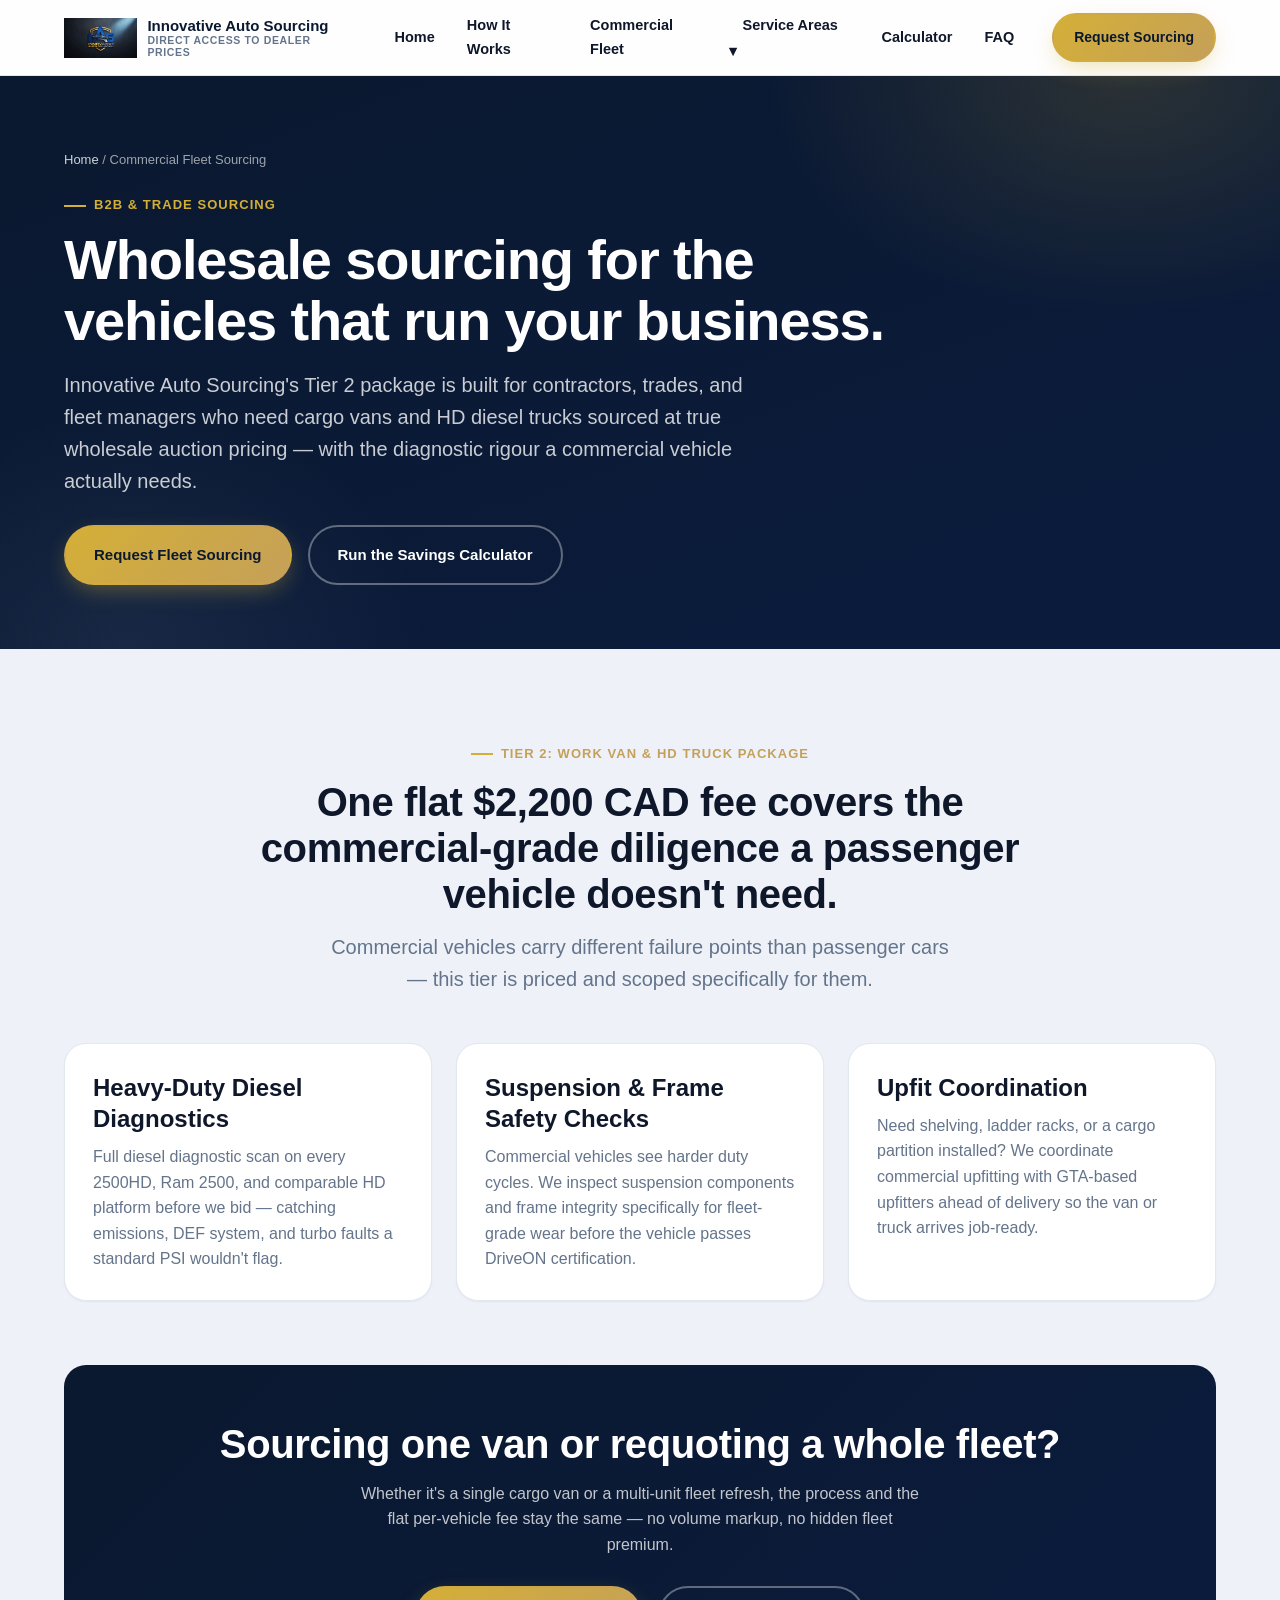
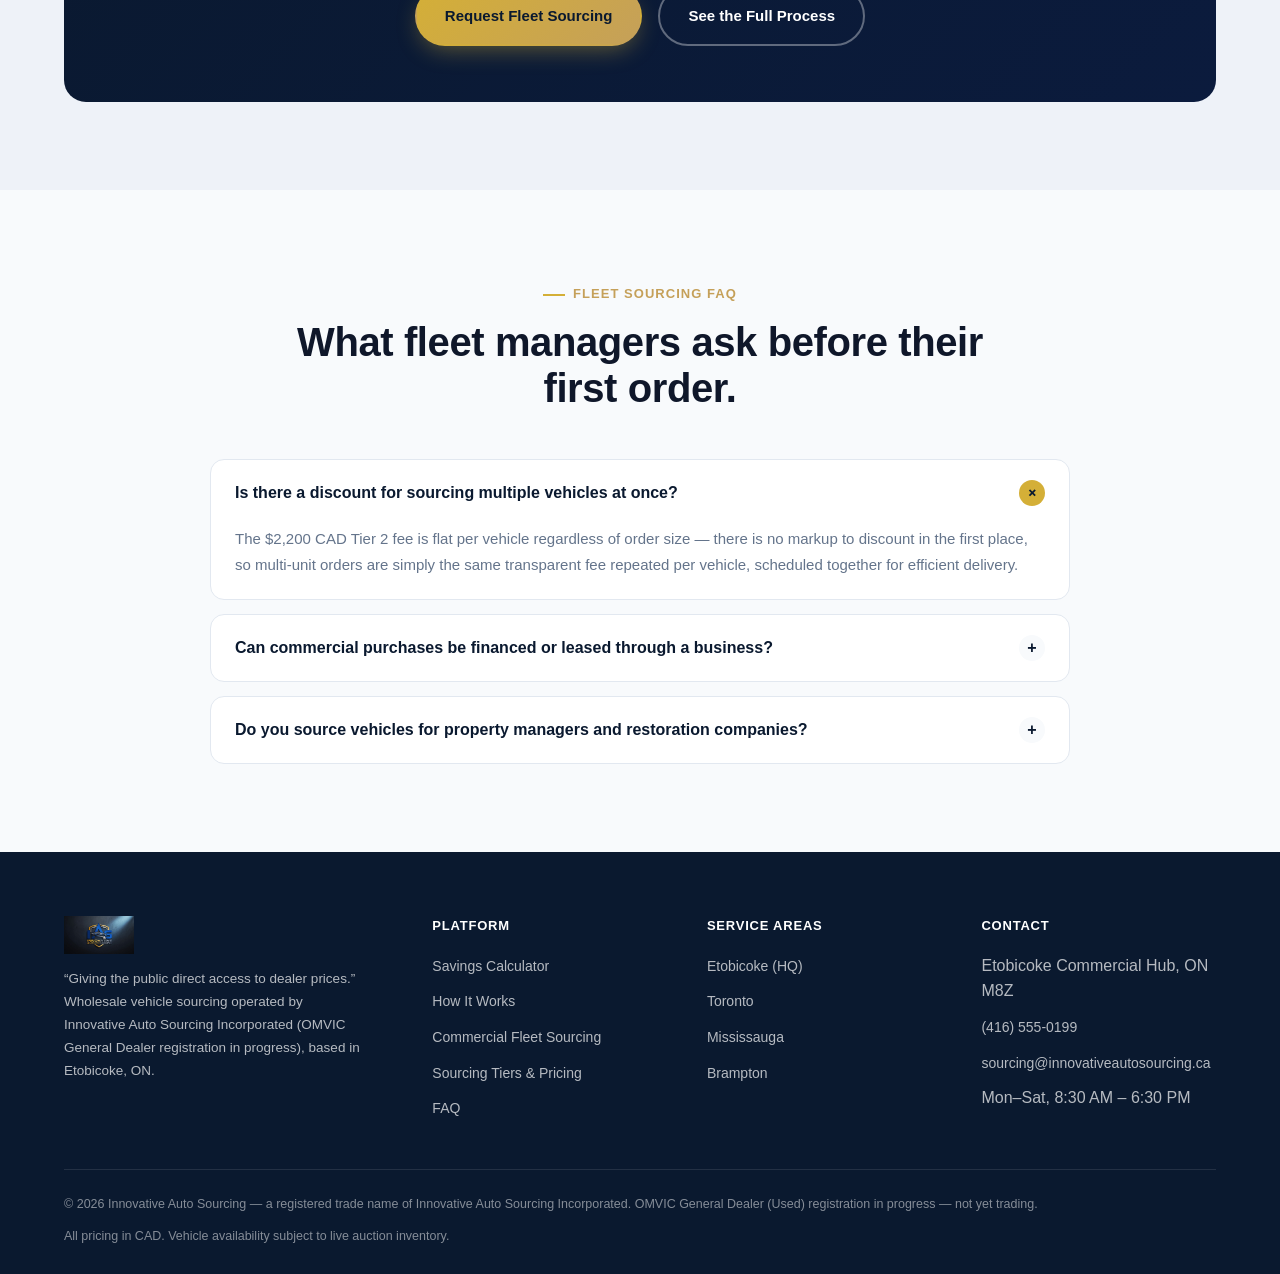
<file: commercial-fleet-sourcing.html>
<!DOCTYPE html>
<html lang="en-CA">
<head>
<meta charset="UTF-8">
<meta name="viewport" content="width=device-width, initial-scale=1">
<title>Commercial Fleet &amp; Work Van Sourcing (GTA) | Innovative Auto Sourcing</title>
<meta name="description" content="Wholesale vehicle sourcing for GTA trades and fleets (OMVIC registration in progress): cargo vans, HD diesel trucks (2500HD/Ram 2500), and commercial upfitting coordination. Flat $2,200 CAD fee, open-book invoicing.">
<link rel="canonical" href="https://innovativeautosourcing.ca/commercial-fleet-sourcing.html">
<link rel="icon" type="image/png" sizes="32x32" href="assets/img/favicon-32.png">
<meta property="og:type" content="website">
<meta property="og:site_name" content="Innovative Auto Sourcing">
<meta property="og:title" content="Commercial Fleet & Work Van Sourcing (GTA)">
<meta property="og:description" content="Flat $2,200 CAD wholesale sourcing for cargo vans and HD trucks — diesel diagnostics, suspension checks, upfit coordination.">
<meta property="og:image" content="https://innovativeautosourcing.ca/assets/img/og-image.jpg">
<meta property="og:url" content="https://innovativeautosourcing.ca/commercial-fleet-sourcing.html">
<meta property="og:locale" content="en_CA">
<meta name="twitter:card" content="summary_large_image">
<link rel="stylesheet" href="assets/css/style.css">
<script type="application/ld+json">
{
  "@context": "https://schema.org",
  "@type": "Service",
  "serviceType": "Commercial Work Van & HD Truck Wholesale Sourcing",
  "provider": { "@id": "https://innovativeautosourcing.ca/#organization" },
  "areaServed": [
    { "@type": "City", "name": "Toronto" }, { "@type": "City", "name": "Etobicoke" },
    { "@type": "City", "name": "Mississauga" }, { "@type": "City", "name": "Brampton" },
    { "@type": "City", "name": "Vaughan" }, { "@type": "City", "name": "Oakville" }
  ],
  "description": "Wholesale sourcing, diesel diagnostic scan, suspension safety checks, and upfit coordination for commercial fleets, delivered via a registered OMVIC dealer\u2019s own auction bidding (registration in progress).",
  "offers": { "@type": "Offer", "price": "2200.00", "priceCurrency": "CAD" }
}
</script>
</head>
<body>
<a href="#main" class="skip-link">Skip to main content</a>

<header class="site-header">
  <div class="container">
    <a href="index.html" class="brand" aria-label="Innovative Auto Sourcing — Home">
      <img src="assets/img/logo-full.jpg" alt="" width="73" height="40" style="height:40px;width:auto;">
      <span class="brand-text">
        <strong>Innovative Auto Sourcing</strong>
        <span>Direct Access to Dealer Prices</span>
      </span>
    </a>
    <nav class="main-nav" aria-label="Primary">
      <a href="index.html">Home</a>
      <a href="how-it-works.html">How It Works</a>
      <a href="commercial-fleet-sourcing.html" aria-current="page">Commercial Fleet</a>
      <div class="dropdown">
        <a href="#locations" aria-haspopup="true">Service Areas ▾</a>
        <div class="dropdown-menu">
          <a href="locations/etobicoke-auto-sourcing.html">Etobicoke (HQ)</a>
          <a href="locations/toronto-auto-sourcing.html">Toronto</a>
          <a href="locations/mississauga-auto-sourcing.html">Mississauga</a>
          <a href="locations/brampton-auto-sourcing.html">Brampton</a>
        </div>
      </div>
      <a href="index.html#calculator">Calculator</a>
      <a href="index.html#faq">FAQ</a>
    </nav>
    <div class="header-actions">
      <a href="index.html#request" class="btn btn-primary btn-sm desktop-only">Request Sourcing</a>
      <button class="nav-toggle" data-nav-toggle aria-label="Open menu" aria-expanded="false"><span></span></button>
    </div>
  </div>
  <div class="mobile-nav">
    <a href="index.html">Home</a>
    <a href="how-it-works.html">How It Works</a>
    <a href="commercial-fleet-sourcing.html">Commercial Fleet</a>
    <a href="locations/etobicoke-auto-sourcing.html">Etobicoke (HQ)</a>
    <a href="locations/toronto-auto-sourcing.html">Toronto</a>
    <a href="locations/mississauga-auto-sourcing.html">Mississauga</a>
    <a href="locations/brampton-auto-sourcing.html">Brampton</a>
    <a href="index.html#calculator">Calculator</a>
    <a href="index.html#faq">FAQ</a>
    <a href="index.html#request" class="btn btn-primary btn-block">Request Sourcing</a>
  </div>
</header>

<main id="main">
  <section class="hero section-navy" style="padding:56px 0 64px;">
    <div class="container">
      <div class="breadcrumb" style="color:rgba(255,255,255,.6);"><a href="index.html" style="color:rgba(255,255,255,.8);">Home</a> / Commercial Fleet Sourcing</div>
      <p class="eyebrow" style="color:var(--gold);">B2B &amp; Trade Sourcing</p>
      <h1 style="color:#fff; max-width:820px;">Wholesale sourcing for the vehicles that run your business.</h1>
      <p class="lede" style="color:rgba(255,255,255,.78); max-width:680px;">Innovative Auto Sourcing's Tier 2 package is built for contractors, trades, and fleet managers who need cargo vans and HD diesel trucks sourced at true wholesale auction pricing — with the diagnostic rigour a commercial vehicle actually needs.</p>
      <div class="cta-row" style="margin-top:28px;">
        <a href="index.html#request" class="btn btn-primary">Request Fleet Sourcing</a>
        <a href="index.html#calculator" class="btn btn-secondary">Run the Savings Calculator</a>
      </div>
    </div>
  </section>

  <section class="section">
    <div class="container">
      <div class="section-head">
        <p class="eyebrow">Tier 2: Work Van &amp; HD Truck Package</p>
        <h2>One flat $2,200 CAD fee covers the commercial-grade diligence a passenger vehicle doesn't need.</h2>
        <p class="lede">Commercial vehicles carry different failure points than passenger cars — this tier is priced and scoped specifically for them.</p>
      </div>

      <div class="grid-3">
        <div class="info-card">
          <h3>Heavy-Duty Diesel Diagnostics</h3>
          <p class="text-slate" style="margin-top:10px;">Full diesel diagnostic scan on every 2500HD, Ram 2500, and comparable HD platform before we bid — catching emissions, DEF system, and turbo faults a standard PSI wouldn't flag.</p>
        </div>
        <div class="info-card">
          <h3>Suspension &amp; Frame Safety Checks</h3>
          <p class="text-slate" style="margin-top:10px;">Commercial vehicles see harder duty cycles. We inspect suspension components and frame integrity specifically for fleet-grade wear before the vehicle passes DriveON certification.</p>
        </div>
        <div class="info-card">
          <h3>Upfit Coordination</h3>
          <p class="text-slate" style="margin-top:10px;">Need shelving, ladder racks, or a cargo partition installed? We coordinate commercial upfitting with GTA-based upfitters ahead of delivery so the van or truck arrives job-ready.</p>
        </div>
      </div>

      <div class="cta-band" style="margin-top:64px;">
        <h2>Sourcing one van or requoting a whole fleet?</h2>
        <p>Whether it's a single cargo van or a multi-unit fleet refresh, the process and the flat per-vehicle fee stay the same — no volume markup, no hidden fleet premium.</p>
        <div class="cta-row" style="justify-content:center;">
          <a href="index.html#request" class="btn btn-primary">Request Fleet Sourcing</a>
          <a href="how-it-works.html" class="btn btn-secondary">See the Full Process</a>
        </div>
      </div>
    </div>
  </section>

  <section class="section section-alt">
    <div class="container">
      <div class="section-head">
        <p class="eyebrow">Fleet Sourcing FAQ</p>
        <h2>What fleet managers ask before their first order.</h2>
      </div>
      <div class="faq-list">
        <div class="faq-item" data-open="true">
          <button class="faq-question" aria-expanded="true">Is there a discount for sourcing multiple vehicles at once?<span class="icon">+</span></button>
          <div class="faq-answer" style="max-height:400px;"><div class="faq-answer-inner">The $2,200 CAD Tier 2 fee is flat per vehicle regardless of order size — there is no markup to discount in the first place, so multi-unit orders are simply the same transparent fee repeated per vehicle, scheduled together for efficient delivery.</div></div>
        </div>
        <div class="faq-item" data-open="false">
          <button class="faq-question" aria-expanded="false">Can commercial purchases be financed or leased through a business?<span class="icon">+</span></button>
          <div class="faq-answer"><div class="faq-answer-inner">Yes. We place commercial financing and fleet lease applications through the same Tier-1 lender panel (TD, Scotiabank, RBC) used for retail buyers, via Dealertrack and RouteOne commercial channels.</div></div>
        </div>
        <div class="faq-item" data-open="false">
          <button class="faq-question" aria-expanded="false">Do you source vehicles for property managers and restoration companies?<span class="icon">+</span></button>
          <div class="faq-answer"><div class="faq-answer-inner">Yes — cargo vans and HD trucks for property management, restoration, and service trades are among the most common Tier 2 requests we handle.</div></div>
        </div>
      </div>
    </div>
  </section>
</main>

<footer class="site-footer">
  <div class="container">
    <div class="footer-grid">
      <div class="footer-brand">
        <img src="assets/img/logo-full.jpg" alt="Innovative Auto Sourcing" width="220" height="120" style="height:38px; width:auto;">
        <p>“Giving the public direct access to dealer prices.” Wholesale vehicle sourcing operated by Innovative Auto Sourcing Incorporated (OMVIC General Dealer registration in progress), based in Etobicoke, ON.</p>
      </div>
      <div class="footer-col">
        <h4>Platform</h4>
        <ul>
          <li><a href="index.html#calculator">Savings Calculator</a></li>
          <li><a href="how-it-works.html">How It Works</a></li>
          <li><a href="commercial-fleet-sourcing.html">Commercial Fleet Sourcing</a></li>
          <li><a href="index.html#tiers">Sourcing Tiers &amp; Pricing</a></li>
          <li><a href="index.html#faq">FAQ</a></li>
        </ul>
      </div>
      <div class="footer-col">
        <h4>Service Areas</h4>
        <ul>
          <li><a href="locations/etobicoke-auto-sourcing.html">Etobicoke (HQ)</a></li>
          <li><a href="locations/toronto-auto-sourcing.html">Toronto</a></li>
          <li><a href="locations/mississauga-auto-sourcing.html">Mississauga</a></li>
          <li><a href="locations/brampton-auto-sourcing.html">Brampton</a></li>
        </ul>
      </div>
      <div class="footer-col">
        <h4>Contact</h4>
        <ul>
          <li>Etobicoke Commercial Hub, ON M8Z</li>
          <li><a href="tel:+14165550199">(416) 555-0199</a></li>
          <li><a href="mailto:sourcing@innovativeautosourcing.ca">sourcing@innovativeautosourcing.ca</a></li>
          <li>Mon–Sat, 8:30 AM – 6:30 PM</li>
        </ul>
      </div>
    </div>
    <div class="footer-bottom">
      <span>© <span data-year>2026</span> Innovative Auto Sourcing — a registered trade name of Innovative Auto Sourcing Incorporated. OMVIC General Dealer (Used) registration in progress — not yet trading.<!-- OMVIC_REG_NUMBER_PLACEHOLDER: insert once confirmed --><span class="omvic-reg-number" data-omvic-reg-number=""></span></span>
      <span>All pricing in CAD. Vehicle availability subject to live auction inventory.</span>
    </div>
  </div>
</footer>

<script src="assets/js/main.js" defer></script>
</body>
</html>
</file>
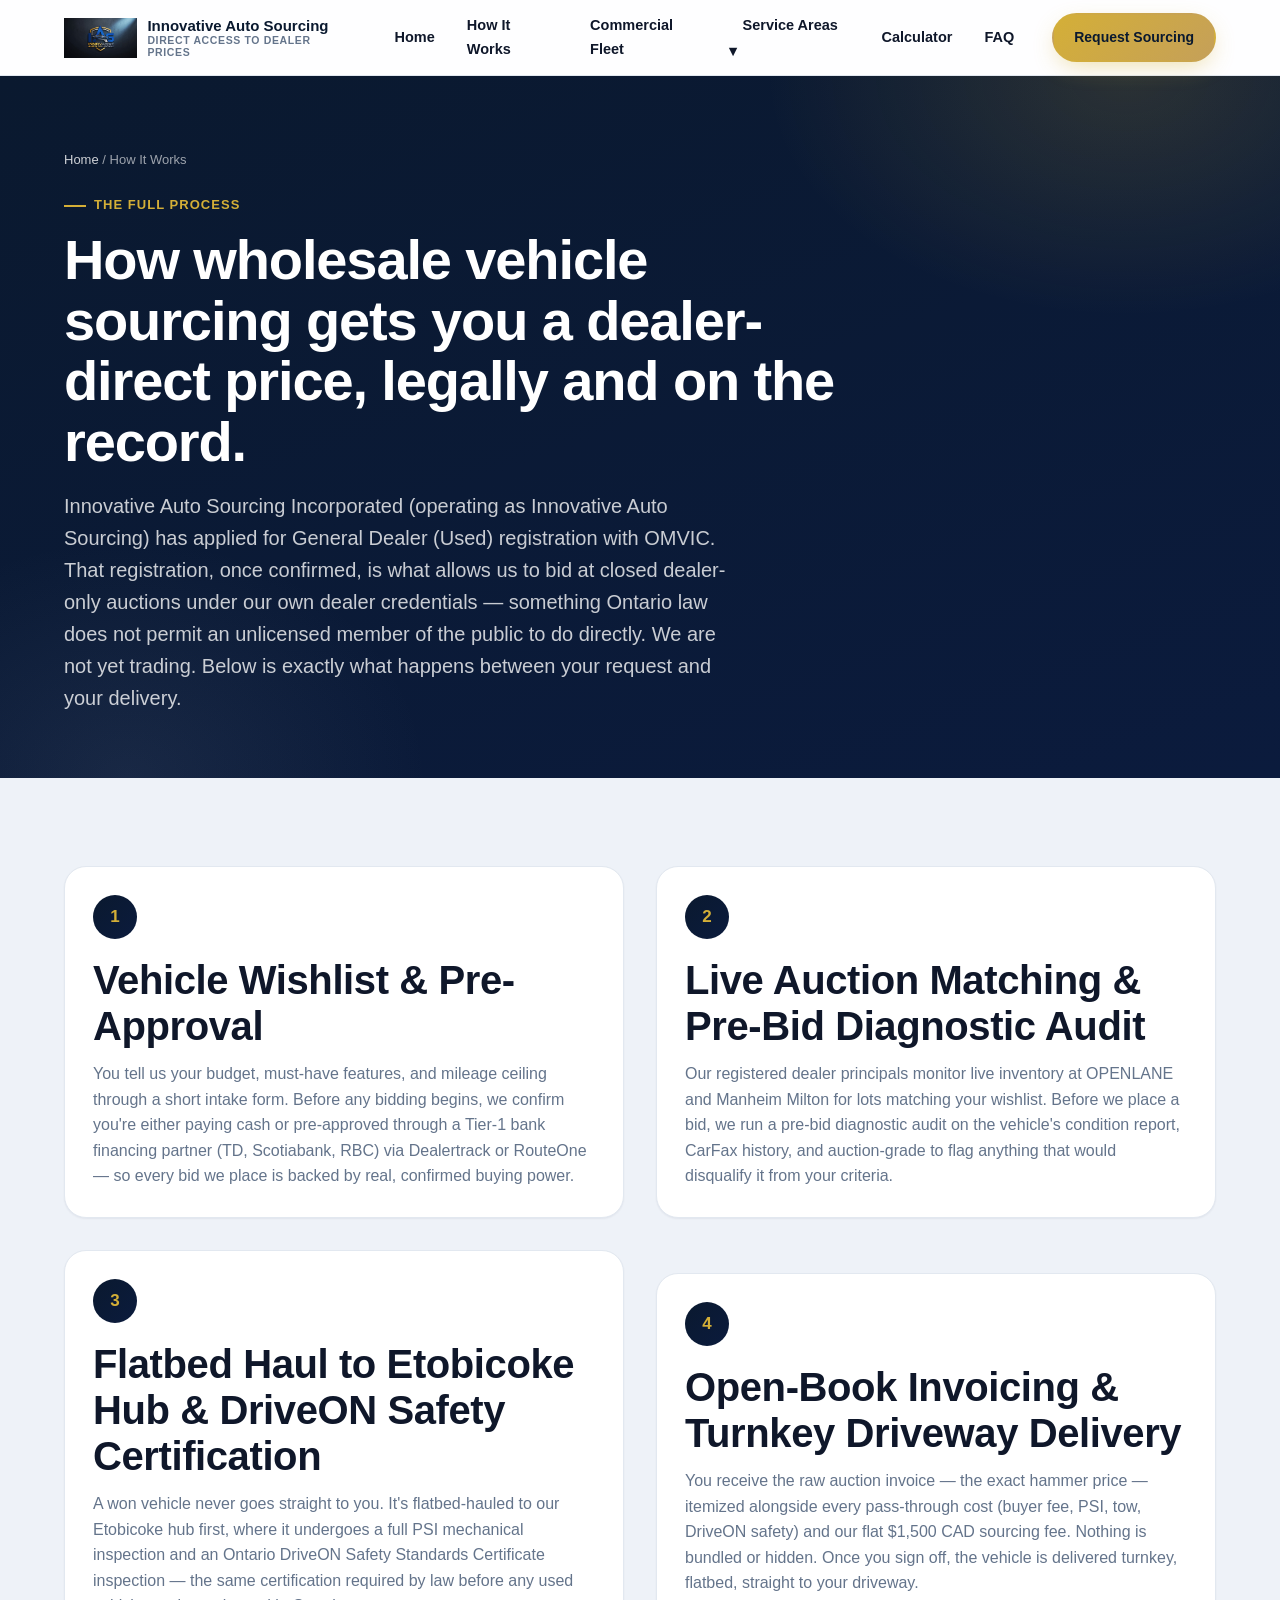
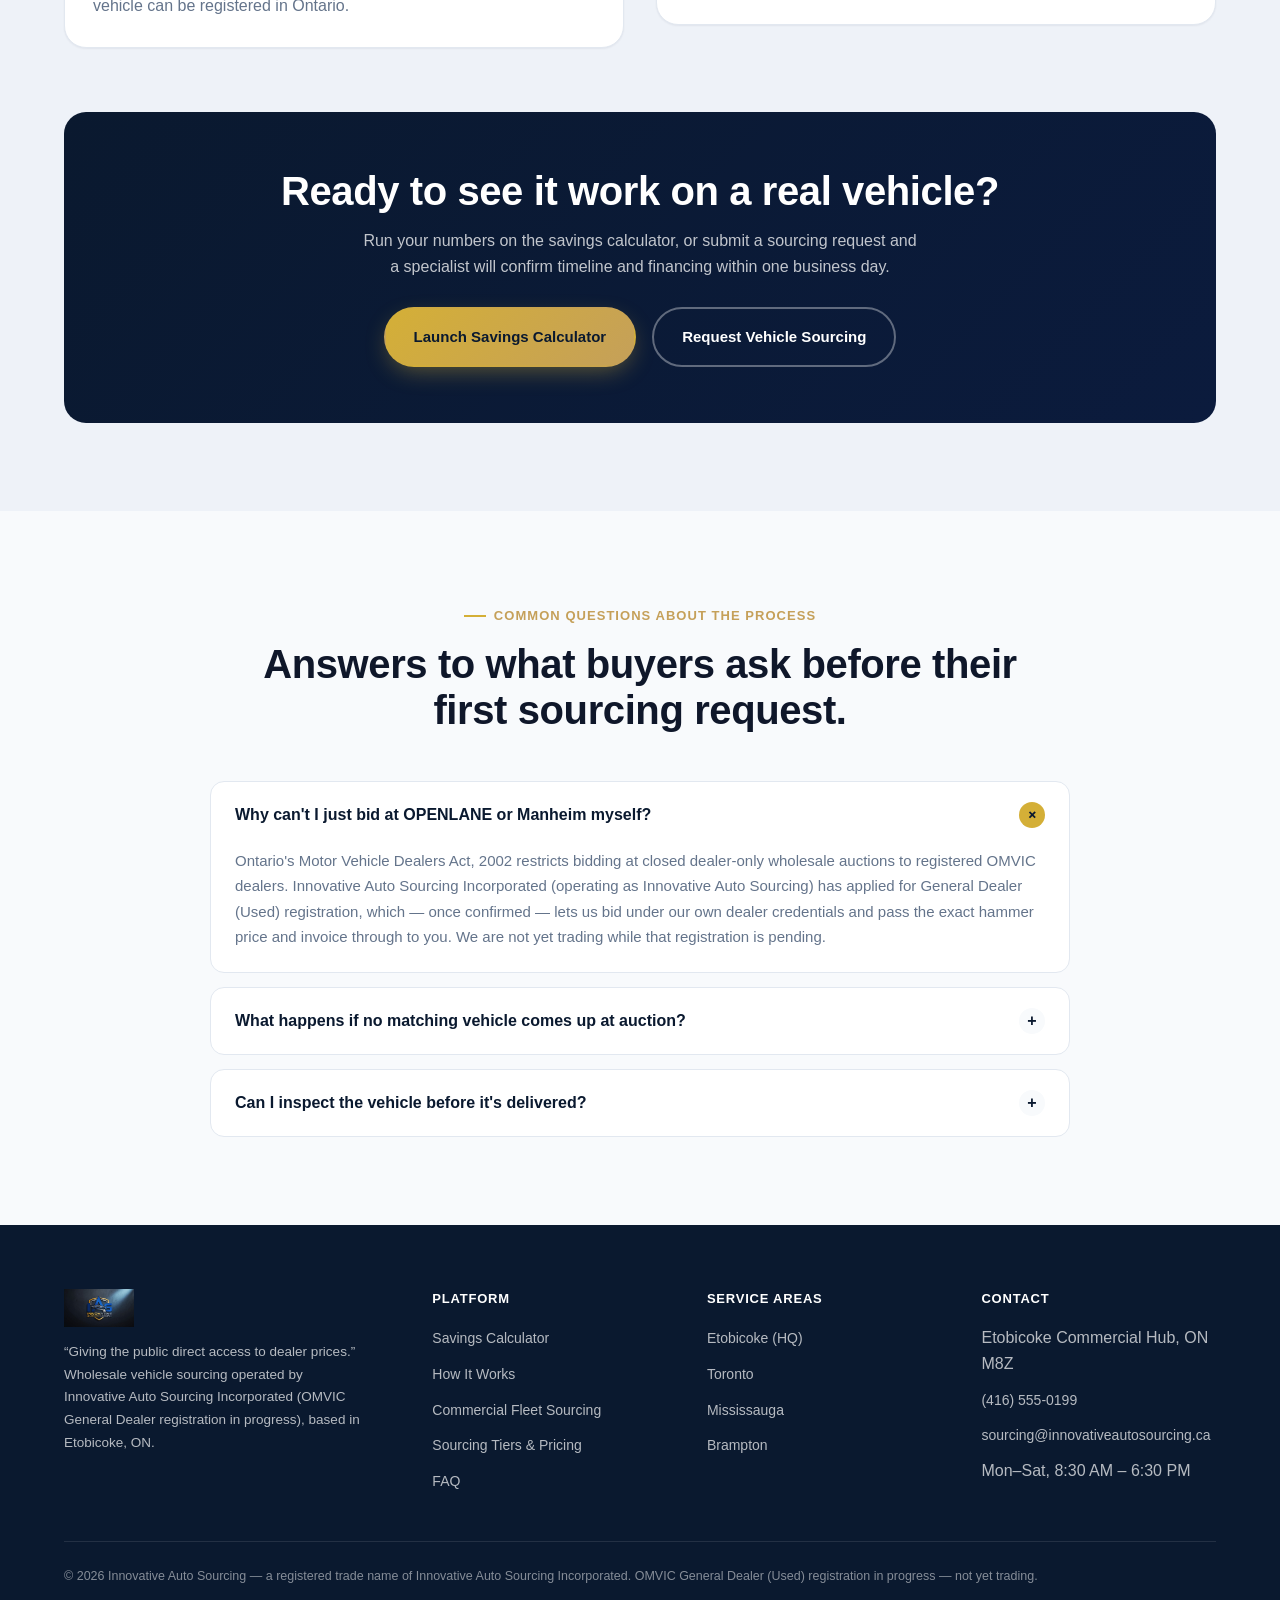
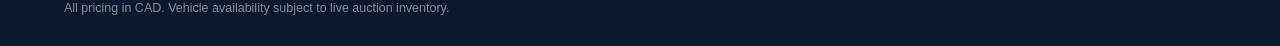
<file: how-it-works.html>
<!DOCTYPE html>
<html lang="en-CA">
<head>
<meta charset="UTF-8">
<meta name="viewport" content="width=device-width, initial-scale=1">
<title>How Wholesale Auto Sourcing Works | Innovative Auto Sourcing</title>
<meta name="description" content="A complete walkthrough of how Innovative Auto Sourcing (OMVIC registration in progress) sources vehicles at closed dealer auctions (OPENLANE & Manheim Milton), certifies every vehicle through DriveON, and delivers it to your driveway for one flat $1,500 CAD fee.">
<link rel="canonical" href="https://innovativeautosourcing.ca/how-it-works.html">
<link rel="icon" type="image/png" sizes="32x32" href="assets/img/favicon-32.png">
<meta property="og:type" content="website">
<meta property="og:site_name" content="Innovative Auto Sourcing">
<meta property="og:title" content="How Wholesale Auto Sourcing Works">
<meta property="og:description" content="The full 4-step process: wishlist, live auction matching, DriveON certification, and open-book delivery.">
<meta property="og:image" content="https://innovativeautosourcing.ca/assets/img/og-image.jpg">
<meta property="og:url" content="https://innovativeautosourcing.ca/how-it-works.html">
<meta property="og:locale" content="en_CA">
<meta name="twitter:card" content="summary_large_image">
<link rel="stylesheet" href="assets/css/style.css">
<script type="application/ld+json">
{
  "@context": "https://schema.org",
  "@type": "HowTo",
  "name": "How Innovative Auto Sourcing Works",
  "description": "The four-step process for sourcing a vehicle through Innovative Auto Sourcing (OMVIC General Dealer registration in progress).",
  "step": [
    { "@type": "HowToStep", "name": "Vehicle Wishlist & Pre-Approval", "text": "Submit your budget, must-have features, and mileage ceiling, and confirm cash-in-hand or Tier-1 bank financing pre-approval." },
    { "@type": "HowToStep", "name": "Live Auction Matching & Pre-Bid Diagnostic Audit", "text": "Registered dealer principals match live OPENLANE and Manheim Milton lots to the wishlist and run a pre-bid diagnostic audit." },
    { "@type": "HowToStep", "name": "Flatbed Haul to Etobicoke Hub & DriveON Safety Certification", "text": "The won vehicle is flatbed-hauled to the Etobicoke hub for a PSI inspection and Ontario DriveON Safety Standards Certificate." },
    { "@type": "HowToStep", "name": "Open-Book Invoicing & Turnkey Driveway Delivery", "text": "The buyer receives the raw auction invoice alongside every pass-through cost, then turnkey flatbed delivery to their driveway." }
  ]
}
</script>
</head>
<body>
<a href="#main" class="skip-link">Skip to main content</a>

<header class="site-header">
  <div class="container">
    <a href="index.html" class="brand" aria-label="Innovative Auto Sourcing — Home">
      <img src="assets/img/logo-full.jpg" alt="" width="73" height="40" style="height:40px;width:auto;">
      <span class="brand-text">
        <strong>Innovative Auto Sourcing</strong>
        <span>Direct Access to Dealer Prices</span>
      </span>
    </a>
    <nav class="main-nav" aria-label="Primary">
      <a href="index.html">Home</a>
      <a href="how-it-works.html" aria-current="page">How It Works</a>
      <a href="commercial-fleet-sourcing.html">Commercial Fleet</a>
      <div class="dropdown">
        <a href="#locations" aria-haspopup="true">Service Areas ▾</a>
        <div class="dropdown-menu">
          <a href="locations/etobicoke-auto-sourcing.html">Etobicoke (HQ)</a>
          <a href="locations/toronto-auto-sourcing.html">Toronto</a>
          <a href="locations/mississauga-auto-sourcing.html">Mississauga</a>
          <a href="locations/brampton-auto-sourcing.html">Brampton</a>
        </div>
      </div>
      <a href="index.html#calculator">Calculator</a>
      <a href="index.html#faq">FAQ</a>
    </nav>
    <div class="header-actions">
      <a href="index.html#request" class="btn btn-primary btn-sm desktop-only">Request Sourcing</a>
      <button class="nav-toggle" data-nav-toggle aria-label="Open menu" aria-expanded="false"><span></span></button>
    </div>
  </div>
  <div class="mobile-nav">
    <a href="index.html">Home</a>
    <a href="how-it-works.html">How It Works</a>
    <a href="commercial-fleet-sourcing.html">Commercial Fleet</a>
    <a href="locations/etobicoke-auto-sourcing.html">Etobicoke (HQ)</a>
    <a href="locations/toronto-auto-sourcing.html">Toronto</a>
    <a href="locations/mississauga-auto-sourcing.html">Mississauga</a>
    <a href="locations/brampton-auto-sourcing.html">Brampton</a>
    <a href="index.html#calculator">Calculator</a>
    <a href="index.html#faq">FAQ</a>
    <a href="index.html#request" class="btn btn-primary btn-block">Request Sourcing</a>
  </div>
</header>

<main id="main">
  <section class="hero section-navy" style="padding:56px 0 64px;">
    <div class="container">
      <div class="breadcrumb" style="color:rgba(255,255,255,.6);"><a href="index.html" style="color:rgba(255,255,255,.8);">Home</a> / How It Works</div>
      <p class="eyebrow" style="color:var(--gold);">The Full Process</p>
      <h1 style="color:#fff; max-width:820px;">How wholesale vehicle sourcing gets you a dealer-direct price, legally and on the record.</h1>
      <p class="lede" style="color:rgba(255,255,255,.78); max-width:680px;">Innovative Auto Sourcing Incorporated (operating as Innovative Auto Sourcing) has applied for General Dealer (Used) registration with OMVIC. That registration, once confirmed, is what allows us to bid at closed dealer-only auctions under our own dealer credentials — something Ontario law does not permit an unlicensed member of the public to do directly. We are not yet trading. Below is exactly what happens between your request and your delivery.</p>
    </div>
  </section>

  <section class="section">
    <div class="container">
      <div class="grid-2" style="margin-bottom:64px;">
        <div class="info-card">
          <span class="step-num">1</span>
          <h2 style="margin-top:16px;">Vehicle Wishlist &amp; Pre-Approval</h2>
          <p class="text-slate" style="margin-top:12px;">You tell us your budget, must-have features, and mileage ceiling through a short intake form. Before any bidding begins, we confirm you're either paying cash or pre-approved through a Tier-1 bank financing partner (TD, Scotiabank, RBC) via Dealertrack or RouteOne — so every bid we place is backed by real, confirmed buying power.</p>
        </div>
        <div class="info-card">
          <span class="step-num">2</span>
          <h2 style="margin-top:16px;">Live Auction Matching &amp; Pre-Bid Diagnostic Audit</h2>
          <p class="text-slate" style="margin-top:12px;">Our registered dealer principals monitor live inventory at OPENLANE and Manheim Milton for lots matching your wishlist. Before we place a bid, we run a pre-bid diagnostic audit on the vehicle's condition report, CarFax history, and auction-grade to flag anything that would disqualify it from your criteria.</p>
        </div>
        <div class="info-card">
          <span class="step-num">3</span>
          <h2 style="margin-top:16px;">Flatbed Haul to Etobicoke Hub &amp; DriveON Safety Certification</h2>
          <p class="text-slate" style="margin-top:12px;">A won vehicle never goes straight to you. It's flatbed-hauled to our Etobicoke hub first, where it undergoes a full PSI mechanical inspection and an Ontario DriveON Safety Standards Certificate inspection — the same certification required by law before any used vehicle can be registered in Ontario.</p>
        </div>
        <div class="info-card">
          <span class="step-num">4</span>
          <h2 style="margin-top:16px;">Open-Book Invoicing &amp; Turnkey Driveway Delivery</h2>
          <p class="text-slate" style="margin-top:12px;">You receive the raw auction invoice — the exact hammer price — itemized alongside every pass-through cost (buyer fee, PSI, tow, DriveON safety) and our flat $1,500 CAD sourcing fee. Nothing is bundled or hidden. Once you sign off, the vehicle is delivered turnkey, flatbed, straight to your driveway.</p>
        </div>
      </div>

      <div class="cta-band">
        <h2>Ready to see it work on a real vehicle?</h2>
        <p>Run your numbers on the savings calculator, or submit a sourcing request and a specialist will confirm timeline and financing within one business day.</p>
        <div class="cta-row" style="justify-content:center;">
          <a href="index.html#calculator" class="btn btn-primary">Launch Savings Calculator</a>
          <a href="index.html#request" class="btn btn-secondary">Request Vehicle Sourcing</a>
        </div>
      </div>
    </div>
  </section>

  <section class="section section-alt">
    <div class="container">
      <div class="section-head">
        <p class="eyebrow">Common Questions About the Process</p>
        <h2>Answers to what buyers ask before their first sourcing request.</h2>
      </div>
      <div class="faq-list">
        <div class="faq-item" data-open="true">
          <button class="faq-question" aria-expanded="true">Why can't I just bid at OPENLANE or Manheim myself?<span class="icon">+</span></button>
          <div class="faq-answer" style="max-height:400px;"><div class="faq-answer-inner">Ontario's Motor Vehicle Dealers Act, 2002 restricts bidding at closed dealer-only wholesale auctions to registered OMVIC dealers. Innovative Auto Sourcing Incorporated (operating as Innovative Auto Sourcing) has applied for General Dealer (Used) registration, which — once confirmed — lets us bid under our own dealer credentials and pass the exact hammer price and invoice through to you. We are not yet trading while that registration is pending.</div></div>
        </div>
        <div class="faq-item" data-open="false">
          <button class="faq-question" aria-expanded="false">What happens if no matching vehicle comes up at auction?<span class="icon">+</span></button>
          <div class="faq-answer"><div class="faq-answer-inner">We continue monitoring live inventory against your wishlist with no time limit and no obligation. There's no cost until we successfully win and purchase a matching vehicle for you.</div></div>
        </div>
        <div class="faq-item" data-open="false">
          <button class="faq-question" aria-expanded="false">Can I inspect the vehicle before it's delivered?<span class="icon">+</span></button>
          <div class="faq-answer"><div class="faq-answer-inner">Yes. Once the vehicle arrives at our Etobicoke hub and completes its PSI inspection and DriveON safety certification, you're welcome to view it in person before final sign-off and delivery.</div></div>
        </div>
      </div>
    </div>
  </section>
</main>

<footer class="site-footer">
  <div class="container">
    <div class="footer-grid">
      <div class="footer-brand">
        <img src="assets/img/logo-full.jpg" alt="Innovative Auto Sourcing" width="220" height="120" style="height:38px; width:auto;">
        <p>“Giving the public direct access to dealer prices.” Wholesale vehicle sourcing operated by Innovative Auto Sourcing Incorporated (OMVIC General Dealer registration in progress), based in Etobicoke, ON.</p>
      </div>
      <div class="footer-col">
        <h4>Platform</h4>
        <ul>
          <li><a href="index.html#calculator">Savings Calculator</a></li>
          <li><a href="how-it-works.html">How It Works</a></li>
          <li><a href="commercial-fleet-sourcing.html">Commercial Fleet Sourcing</a></li>
          <li><a href="index.html#tiers">Sourcing Tiers &amp; Pricing</a></li>
          <li><a href="index.html#faq">FAQ</a></li>
        </ul>
      </div>
      <div class="footer-col">
        <h4>Service Areas</h4>
        <ul>
          <li><a href="locations/etobicoke-auto-sourcing.html">Etobicoke (HQ)</a></li>
          <li><a href="locations/toronto-auto-sourcing.html">Toronto</a></li>
          <li><a href="locations/mississauga-auto-sourcing.html">Mississauga</a></li>
          <li><a href="locations/brampton-auto-sourcing.html">Brampton</a></li>
        </ul>
      </div>
      <div class="footer-col">
        <h4>Contact</h4>
        <ul>
          <li>Etobicoke Commercial Hub, ON M8Z</li>
          <li><a href="tel:+14165550199">(416) 555-0199</a></li>
          <li><a href="mailto:sourcing@innovativeautosourcing.ca">sourcing@innovativeautosourcing.ca</a></li>
          <li>Mon–Sat, 8:30 AM – 6:30 PM</li>
        </ul>
      </div>
    </div>
    <div class="footer-bottom">
      <span>© <span data-year>2026</span> Innovative Auto Sourcing — a registered trade name of Innovative Auto Sourcing Incorporated. OMVIC General Dealer (Used) registration in progress — not yet trading.<!-- OMVIC_REG_NUMBER_PLACEHOLDER: insert once confirmed --><span class="omvic-reg-number" data-omvic-reg-number=""></span></span>
      <span>All pricing in CAD. Vehicle availability subject to live auction inventory.</span>
    </div>
  </div>
</footer>

<script src="assets/js/main.js" defer></script>
</body>
</html>
</file>
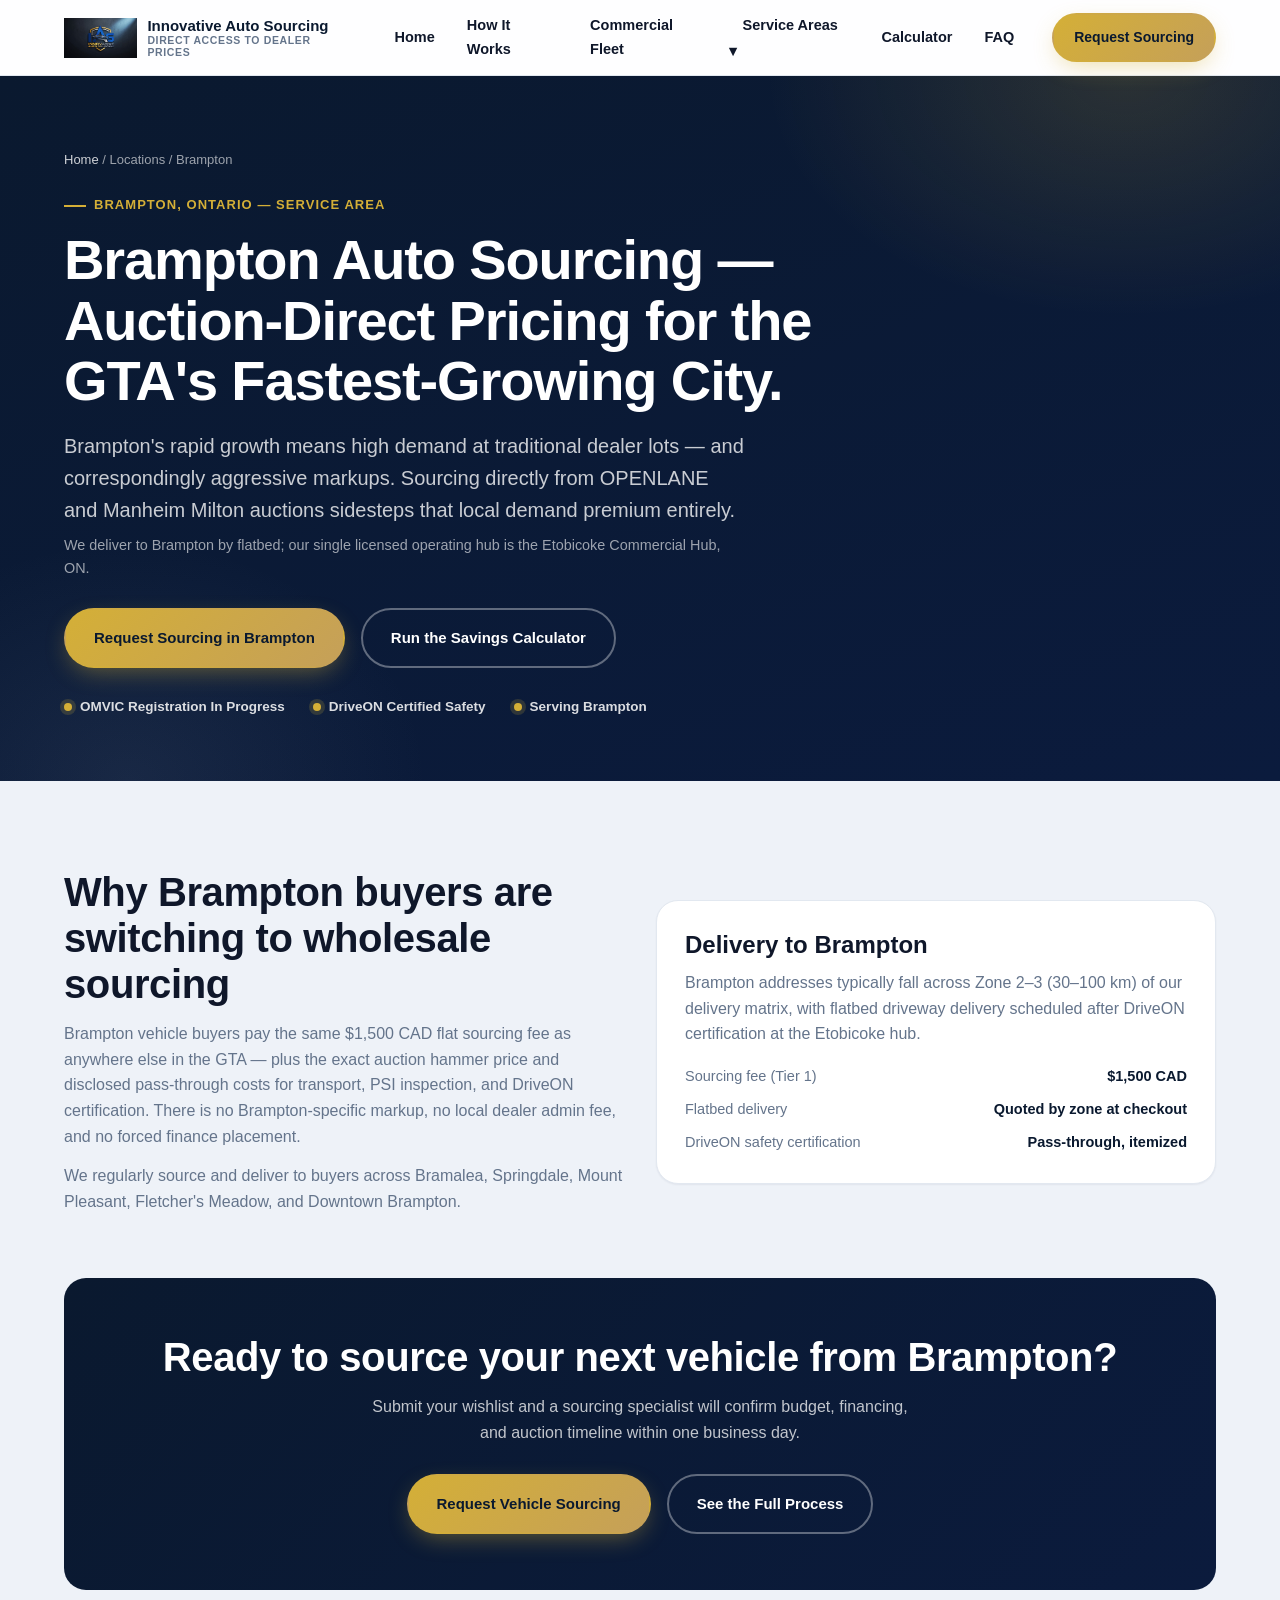
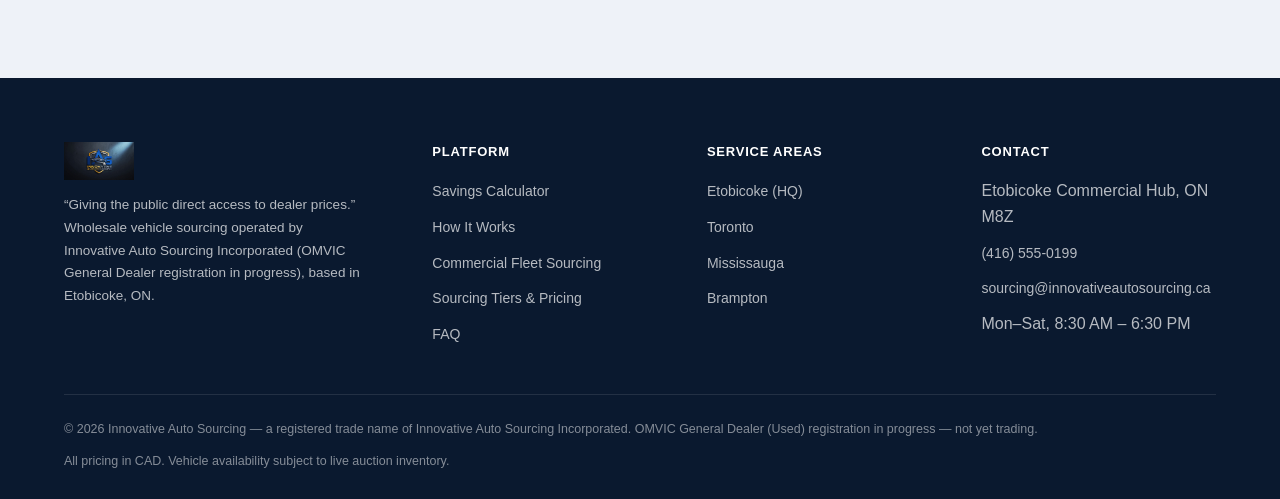
<file: locations/brampton-auto-sourcing.html>
<!DOCTYPE html>
<html lang="en-CA">
<head>
<meta charset="UTF-8">
<meta name="viewport" content="width=device-width, initial-scale=1">
<title>Brampton Auto Sourcing | Wholesale Dealer Pricing, Zero Markup | Innovative Auto Sourcing</title>
<meta name="description" content="Wholesale vehicle sourcing serving Brampton, ON (OMVIC registration in progress). Direct access to closed dealer auctions (OPENLANE &amp; Manheim Milton), open-book invoicing, and flatbed delivery to your driveway.">
<link rel="canonical" href="https://innovativeautosourcing.ca/locations/brampton-auto-sourcing.html">
<link rel="icon" type="image/png" sizes="32x32" href="../assets/img/favicon-32.png">
<meta property="og:type" content="website">
<meta property="og:site_name" content="Innovative Auto Sourcing">
<meta property="og:title" content="Brampton Auto Sourcing | Wholesale Dealer Pricing, Zero Markup">
<meta property="og:description" content="Direct wholesale access to closed dealer auctions for Brampton buyers. Open-book invoicing, flat $1,500 CAD sourcing fee.">
<meta property="og:image" content="https://innovativeautosourcing.ca/assets/img/og-image.jpg">
<meta property="og:url" content="https://innovativeautosourcing.ca/locations/brampton-auto-sourcing.html">
<meta property="og:locale" content="en_CA">
<meta name="twitter:card" content="summary_large_image">
<link rel="stylesheet" href="../assets/css/style.css">
<script type="application/ld+json">
{
"@context": "https://schema.org",
"@type": "Service",
"name": "Innovative Auto Sourcing — Brampton Service Area",
"serviceType": "Wholesale vehicle sourcing and delivery",
"provider": {
"@type": "AutoDealer",
"@id": "https://innovativeautosourcing.ca/#organization",
"name": "Innovative Auto Sourcing",
"address": {
"@type": "PostalAddress",
"addressLocality": "Etobicoke",
"addressRegion": "ON",
"postalCode": "M8Z",
"addressCountry": "CA"
}
},
"url": "https://innovativeautosourcing.ca/locations/brampton-auto-sourcing.html",
"areaServed": { "@type": "City", "name": "Brampton" },
"priceRange": "$$"
}
</script>
</head>
<body>
<a href="#main" class="skip-link">Skip to main content</a>

<header class="site-header">
<div class="container">
<a href="../index.html" class="brand" aria-label="Innovative Auto Sourcing — Home">
<img src="../assets/img/logo-full.jpg" alt="" width="73" height="40" style="height:40px;width:auto;">
<span class="brand-text">
<strong>Innovative Auto Sourcing</strong>
<span>Direct Access to Dealer Prices</span>
</span>
</a>
<nav class="main-nav" aria-label="Primary">
<a href="../index.html">Home</a>
<a href="../how-it-works.html">How It Works</a>
<a href="../commercial-fleet-sourcing.html">Commercial Fleet</a>
<div class="dropdown">
<a href="#locations" aria-haspopup="true">Service Areas ▾</a>
<div class="dropdown-menu">
<a href="etobicoke-auto-sourcing.html">Etobicoke (HQ)</a>
<a href="toronto-auto-sourcing.html">Toronto</a>
<a href="mississauga-auto-sourcing.html">Mississauga</a>
<a href="brampton-auto-sourcing.html">Brampton</a>
</div>
</div>
<a href="../index.html#calculator">Calculator</a>
<a href="../index.html#faq">FAQ</a>
</nav>
<div class="header-actions">
<a href="../index.html#request" class="btn btn-primary btn-sm desktop-only">Request Sourcing</a>
<button class="nav-toggle" data-nav-toggle aria-label="Open menu" aria-expanded="false"><span></span></button>
</div>
</div>
<div class="mobile-nav">
<a href="../index.html">Home</a>
<a href="../how-it-works.html">How It Works</a>
<a href="../commercial-fleet-sourcing.html">Commercial Fleet</a>
<a href="etobicoke-auto-sourcing.html">Etobicoke (HQ)</a>
<a href="toronto-auto-sourcing.html">Toronto</a>
<a href="mississauga-auto-sourcing.html">Mississauga</a>
<a href="brampton-auto-sourcing.html">Brampton</a>
<a href="../index.html#calculator">Calculator</a>
<a href="../index.html#faq">FAQ</a>
<a href="../index.html#request" class="btn btn-primary btn-block">Request Sourcing</a>
</div>
</header>

<main id="main">
<section class="hero section-navy" style="padding:56px 0 64px;">
<div class="container">
<div class="breadcrumb" style="color:rgba(255,255,255,.6);"><a href="../index.html" style="color:rgba(255,255,255,.8);">Home</a> / Locations / Brampton</div>
<p class="eyebrow" style="color:var(--gold);">Brampton, Ontario — Service Area</p>
<h1 style="color:#fff; max-width:820px;">Brampton Auto Sourcing — Auction-Direct Pricing for the GTA's Fastest-Growing City.</h1>
<p class="lede" style="color:rgba(255,255,255,.78); max-width:680px;">Brampton's rapid growth means high demand at traditional dealer lots — and correspondingly aggressive markups. Sourcing directly from OPENLANE and Manheim Milton auctions sidesteps that local demand premium entirely.</p>
<p class="text-slate" style="color:rgba(255,255,255,.6); max-width:680px; font-size:0.9rem; margin-top:8px;">We deliver to Brampton by flatbed; our single licensed operating hub is the Etobicoke Commercial Hub, ON.</p>
<div class="cta-row" style="margin-top:28px;">
<a href="../index.html#request" class="btn btn-primary">Request Sourcing in Brampton</a>
<a href="../index.html#calculator" class="btn btn-secondary">Run the Savings Calculator</a>
</div>
<div class="trust-strip">
<span class="trust-badge"><span class="dot"></span> OMVIC Registration In Progress</span>
<span class="trust-badge"><span class="dot"></span> DriveON Certified Safety</span>
<span class="trust-badge"><span class="dot"></span> Serving Brampton</span>
</div>
</div>
</section>

<section class="section">
<div class="container">
<div class="grid-2">
<div>
<h2>Why Brampton buyers are switching to wholesale sourcing</h2>
<p class="text-slate" style="margin-top:14px;">Brampton vehicle buyers pay the same $1,500 CAD flat sourcing fee as anywhere else in the GTA — plus the exact auction hammer price and disclosed pass-through costs for transport, PSI inspection, and DriveON certification. There is no Brampton-specific markup, no local dealer admin fee, and no forced finance placement.</p>
<p class="text-slate" style="margin-top:14px;">We regularly source and deliver to buyers across Bramalea, Springdale, Mount Pleasant, Fletcher's Meadow, and Downtown Brampton.</p>
</div>
<div class="info-card">
<h3>Delivery to Brampton</h3>
<p class="text-slate" style="margin-top:10px;">Brampton addresses typically fall across Zone 2–3 (30–100 km) of our delivery matrix, with flatbed driveway delivery scheduled after DriveON certification at the Etobicoke hub.</p>
<dl class="fee-dl" style="margin-top:18px;">
<dt>Sourcing fee (Tier 1)</dt><dd>$1,500 CAD</dd>
<dt>Flatbed delivery</dt><dd>Quoted by zone at checkout</dd>
<dt>DriveON safety certification</dt><dd>Pass-through, itemized</dd>
</dl>
</div>
</div>

<div class="cta-band" style="margin-top:64px;">
<h2>Ready to source your next vehicle from Brampton?</h2>
<p>Submit your wishlist and a sourcing specialist will confirm budget, financing, and auction timeline within one business day.</p>
<div class="cta-row" style="justify-content:center;">
<a href="../index.html#request" class="btn btn-primary">Request Vehicle Sourcing</a>
<a href="../how-it-works.html" class="btn btn-secondary">See the Full Process</a>
</div>
</div>
</div>
</section>
</main>

<footer class="site-footer">
<div class="container">
<div class="footer-grid">
<div class="footer-brand">
<img src="../assets/img/logo-full.jpg" alt="Innovative Auto Sourcing" width="220" height="120" style="height:38px; width:auto;">
<p>“Giving the public direct access to dealer prices.” Wholesale vehicle sourcing operated by Innovative Auto Sourcing Incorporated (OMVIC General Dealer registration in progress), based in Etobicoke, ON.</p>
</div>
<div class="footer-col">
<h4>Platform</h4>
<ul>
<li><a href="../index.html#calculator">Savings Calculator</a></li>
<li><a href="../how-it-works.html">How It Works</a></li>
<li><a href="../commercial-fleet-sourcing.html">Commercial Fleet Sourcing</a></li>
<li><a href="../index.html#tiers">Sourcing Tiers &amp; Pricing</a></li>
<li><a href="../index.html#faq">FAQ</a></li>
</ul>
</div>
<div class="footer-col">
<h4>Service Areas</h4>
<ul>
<li><a href="etobicoke-auto-sourcing.html">Etobicoke (HQ)</a></li>
<li><a href="toronto-auto-sourcing.html">Toronto</a></li>
<li><a href="mississauga-auto-sourcing.html">Mississauga</a></li>
<li><a href="brampton-auto-sourcing.html">Brampton</a></li>
</ul>
</div>
<div class="footer-col">
<h4>Contact</h4>
<ul>
<li>Etobicoke Commercial Hub, ON M8Z</li>
<li><a href="tel:+14165550199">(416) 555-0199</a></li>
<li><a href="mailto:sourcing@innovativeautosourcing.ca">sourcing@innovativeautosourcing.ca</a></li>
<li>Mon–Sat, 8:30 AM – 6:30 PM</li>
</ul>
</div>
</div>
<div class="footer-bottom">
<span>© <span data-year>2026</span> Innovative Auto Sourcing — a registered trade name of Innovative Auto Sourcing Incorporated. OMVIC General Dealer (Used) registration in progress — not yet trading.<!-- OMVIC_REG_NUMBER_PLACEHOLDER: insert once confirmed --><span class="omvic-reg-number" data-omvic-reg-number=""></span></span>
<span>All pricing in CAD. Vehicle availability subject to live auction inventory.</span>
</div>
</div>
</footer>

<script src="../assets/js/main.js" defer></script>
</body>
</html>
</file>
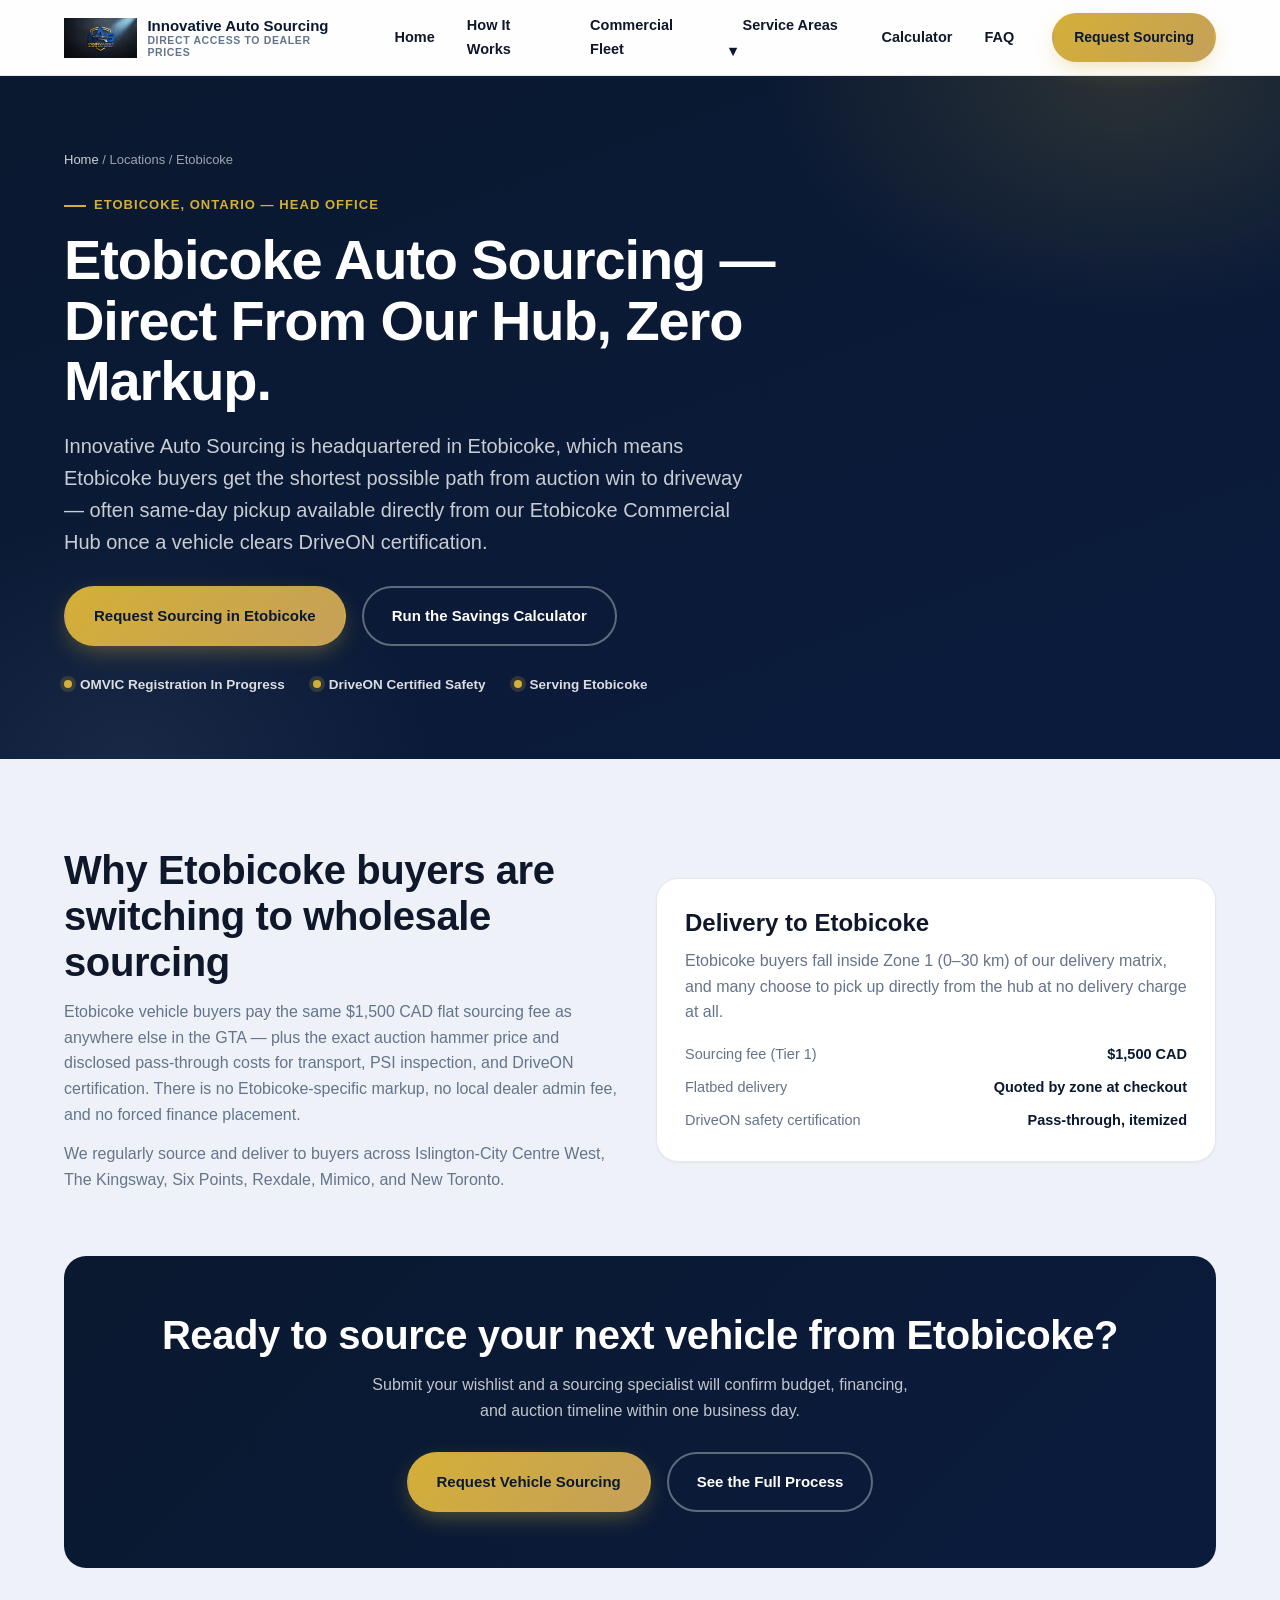
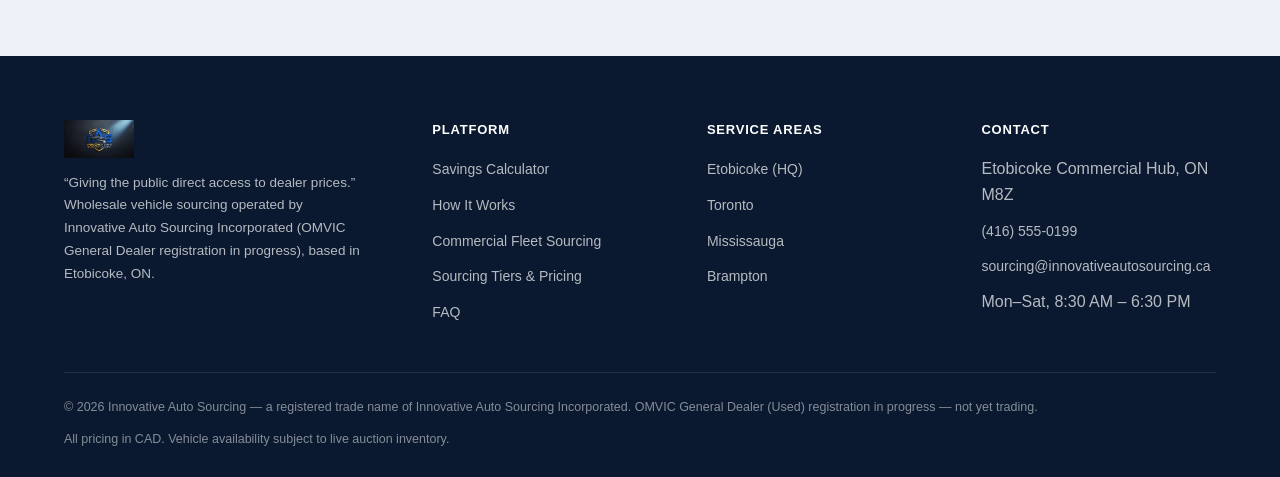
<file: locations/etobicoke-auto-sourcing.html>
<!DOCTYPE html>
<html lang="en-CA">
<head>
<meta charset="UTF-8">
<meta name="viewport" content="width=device-width, initial-scale=1">
<title>Etobicoke Auto Sourcing | Wholesale Dealer Pricing, Zero Markup | Innovative Auto Sourcing</title>
<meta name="description" content="Wholesale vehicle sourcing serving Etobicoke, ON (OMVIC registration in progress). Direct access to closed dealer auctions (OPENLANE &amp; Manheim Milton), open-book invoicing, and flatbed delivery to your driveway.">
<link rel="canonical" href="https://innovativeautosourcing.ca/locations/etobicoke-auto-sourcing.html">
<link rel="icon" type="image/png" sizes="32x32" href="../assets/img/favicon-32.png">
<meta property="og:type" content="website">
<meta property="og:site_name" content="Innovative Auto Sourcing">
<meta property="og:title" content="Etobicoke Auto Sourcing | Wholesale Dealer Pricing, Zero Markup">
<meta property="og:description" content="Direct wholesale access to closed dealer auctions for Etobicoke buyers. Open-book invoicing, flat $1,500 CAD sourcing fee.">
<meta property="og:image" content="https://innovativeautosourcing.ca/assets/img/og-image.jpg">
<meta property="og:url" content="https://innovativeautosourcing.ca/locations/etobicoke-auto-sourcing.html">
<meta property="og:locale" content="en_CA">
<meta name="twitter:card" content="summary_large_image">
<link rel="stylesheet" href="../assets/css/style.css">
<script type="application/ld+json">
{
  "@context": "https://schema.org",
  "@type": "AutoDealer",
  "name": "Innovative Auto Sourcing — Etobicoke",
  "parentOrganization": { "@id": "https://innovativeautosourcing.ca/#organization" },
  "url": "https://innovativeautosourcing.ca/locations/etobicoke-auto-sourcing.html",
  "areaServed": { "@type": "City", "name": "Etobicoke" },
  "geo": { "@type": "GeoCoordinates", "latitude": 43.6205, "longitude": -79.5132 },
  "address": {
    "@type": "PostalAddress",
    "addressLocality": "Etobicoke",
    "addressRegion": "ON",
    "postalCode": "M8Z",
    "addressCountry": "CA"
  },
  "priceRange": "$$"
}
</script>
</head>
<body>
<a href="#main" class="skip-link">Skip to main content</a>

<header class="site-header">
  <div class="container">
    <a href="../index.html" class="brand" aria-label="Innovative Auto Sourcing — Home">
      <img src="../assets/img/logo-full.jpg" alt="" width="73" height="40" style="height:40px;width:auto;">
      <span class="brand-text">
        <strong>Innovative Auto Sourcing</strong>
        <span>Direct Access to Dealer Prices</span>
      </span>
    </a>
    <nav class="main-nav" aria-label="Primary">
      <a href="../index.html">Home</a>
      <a href="../how-it-works.html">How It Works</a>
      <a href="../commercial-fleet-sourcing.html">Commercial Fleet</a>
      <div class="dropdown">
        <a href="#locations" aria-haspopup="true">Service Areas ▾</a>
        <div class="dropdown-menu">
          <a href="etobicoke-auto-sourcing.html">Etobicoke (HQ)</a>
          <a href="toronto-auto-sourcing.html">Toronto</a>
          <a href="mississauga-auto-sourcing.html">Mississauga</a>
          <a href="brampton-auto-sourcing.html">Brampton</a>
        </div>
      </div>
      <a href="../index.html#calculator">Calculator</a>
      <a href="../index.html#faq">FAQ</a>
    </nav>
    <div class="header-actions">
      <a href="../index.html#request" class="btn btn-primary btn-sm desktop-only">Request Sourcing</a>
      <button class="nav-toggle" data-nav-toggle aria-label="Open menu" aria-expanded="false"><span></span></button>
    </div>
  </div>
  <div class="mobile-nav">
    <a href="../index.html">Home</a>
    <a href="../how-it-works.html">How It Works</a>
    <a href="../commercial-fleet-sourcing.html">Commercial Fleet</a>
    <a href="etobicoke-auto-sourcing.html">Etobicoke (HQ)</a>
    <a href="toronto-auto-sourcing.html">Toronto</a>
    <a href="mississauga-auto-sourcing.html">Mississauga</a>
    <a href="brampton-auto-sourcing.html">Brampton</a>
    <a href="../index.html#calculator">Calculator</a>
    <a href="../index.html#faq">FAQ</a>
    <a href="../index.html#request" class="btn btn-primary btn-block">Request Sourcing</a>
  </div>
</header>

<main id="main">
  <section class="hero section-navy" style="padding:56px 0 64px;">
    <div class="container">
      <div class="breadcrumb" style="color:rgba(255,255,255,.6);"><a href="../index.html" style="color:rgba(255,255,255,.8);">Home</a> / Locations / Etobicoke</div>
      <p class="eyebrow" style="color:var(--gold);">Etobicoke, Ontario — Head Office</p>
      <h1 style="color:#fff; max-width:820px;">Etobicoke Auto Sourcing — Direct From Our Hub, Zero Markup.</h1>
      <p class="lede" style="color:rgba(255,255,255,.78); max-width:680px;">Innovative Auto Sourcing is headquartered in Etobicoke, which means Etobicoke buyers get the shortest possible path from auction win to driveway — often same-day pickup available directly from our Etobicoke Commercial Hub once a vehicle clears DriveON certification.</p>
      <div class="cta-row" style="margin-top:28px;">
        <a href="../index.html#request" class="btn btn-primary">Request Sourcing in Etobicoke</a>
        <a href="../index.html#calculator" class="btn btn-secondary">Run the Savings Calculator</a>
      </div>
      <div class="trust-strip">
        <span class="trust-badge"><span class="dot"></span> OMVIC Registration In Progress</span>
        <span class="trust-badge"><span class="dot"></span> DriveON Certified Safety</span>
        <span class="trust-badge"><span class="dot"></span> Serving Etobicoke</span>
      </div>
    </div>
  </section>

  <section class="section">
    <div class="container">
      <div class="grid-2">
        <div>
          <h2>Why Etobicoke buyers are switching to wholesale sourcing</h2>
          <p class="text-slate" style="margin-top:14px;">Etobicoke vehicle buyers pay the same $1,500 CAD flat sourcing fee as anywhere else in the GTA — plus the exact auction hammer price and disclosed pass-through costs for transport, PSI inspection, and DriveON certification. There is no Etobicoke-specific markup, no local dealer admin fee, and no forced finance placement.</p>
          <p class="text-slate" style="margin-top:14px;">We regularly source and deliver to buyers across Islington-City Centre West, The Kingsway, Six Points, Rexdale, Mimico, and New Toronto.</p>
        </div>
        <div class="info-card">
          <h3>Delivery to Etobicoke</h3>
          <p class="text-slate" style="margin-top:10px;">Etobicoke buyers fall inside Zone 1 (0–30 km) of our delivery matrix, and many choose to pick up directly from the hub at no delivery charge at all.</p>
          <dl class="fee-dl" style="margin-top:18px;">
            <dt>Sourcing fee (Tier 1)</dt><dd>$1,500 CAD</dd>
            <dt>Flatbed delivery</dt><dd>Quoted by zone at checkout</dd>
            <dt>DriveON safety certification</dt><dd>Pass-through, itemized</dd>
          </dl>
        </div>
      </div>

      <div class="cta-band" style="margin-top:64px;">
        <h2>Ready to source your next vehicle from Etobicoke?</h2>
        <p>Submit your wishlist and a sourcing specialist will confirm budget, financing, and auction timeline within one business day.</p>
        <div class="cta-row" style="justify-content:center;">
          <a href="../index.html#request" class="btn btn-primary">Request Vehicle Sourcing</a>
          <a href="../how-it-works.html" class="btn btn-secondary">See the Full Process</a>
        </div>
      </div>
    </div>
  </section>
</main>

<footer class="site-footer">
  <div class="container">
    <div class="footer-grid">
      <div class="footer-brand">
        <img src="../assets/img/logo-full.jpg" alt="Innovative Auto Sourcing" width="220" height="120" style="height:38px; width:auto;">
        <p>“Giving the public direct access to dealer prices.” Wholesale vehicle sourcing operated by Innovative Auto Sourcing Incorporated (OMVIC General Dealer registration in progress), based in Etobicoke, ON.</p>
      </div>
      <div class="footer-col">
        <h4>Platform</h4>
        <ul>
          <li><a href="../index.html#calculator">Savings Calculator</a></li>
          <li><a href="../how-it-works.html">How It Works</a></li>
          <li><a href="../commercial-fleet-sourcing.html">Commercial Fleet Sourcing</a></li>
          <li><a href="../index.html#tiers">Sourcing Tiers &amp; Pricing</a></li>
          <li><a href="../index.html#faq">FAQ</a></li>
        </ul>
      </div>
      <div class="footer-col">
        <h4>Service Areas</h4>
        <ul>
          <li><a href="etobicoke-auto-sourcing.html">Etobicoke (HQ)</a></li>
          <li><a href="toronto-auto-sourcing.html">Toronto</a></li>
          <li><a href="mississauga-auto-sourcing.html">Mississauga</a></li>
          <li><a href="brampton-auto-sourcing.html">Brampton</a></li>
        </ul>
      </div>
      <div class="footer-col">
        <h4>Contact</h4>
        <ul>
          <li>Etobicoke Commercial Hub, ON M8Z</li>
          <li><a href="tel:+14165550199">(416) 555-0199</a></li>
          <li><a href="mailto:sourcing@innovativeautosourcing.ca">sourcing@innovativeautosourcing.ca</a></li>
          <li>Mon–Sat, 8:30 AM – 6:30 PM</li>
        </ul>
      </div>
    </div>
    <div class="footer-bottom">
      <span>© <span data-year>2026</span> Innovative Auto Sourcing — a registered trade name of Innovative Auto Sourcing Incorporated. OMVIC General Dealer (Used) registration in progress — not yet trading.<!-- OMVIC_REG_NUMBER_PLACEHOLDER: insert once confirmed --><span class="omvic-reg-number" data-omvic-reg-number=""></span></span>
      <span>All pricing in CAD. Vehicle availability subject to live auction inventory.</span>
    </div>
  </div>
</footer>

<script src="../assets/js/main.js" defer></script>
</body>
</html>
</file>
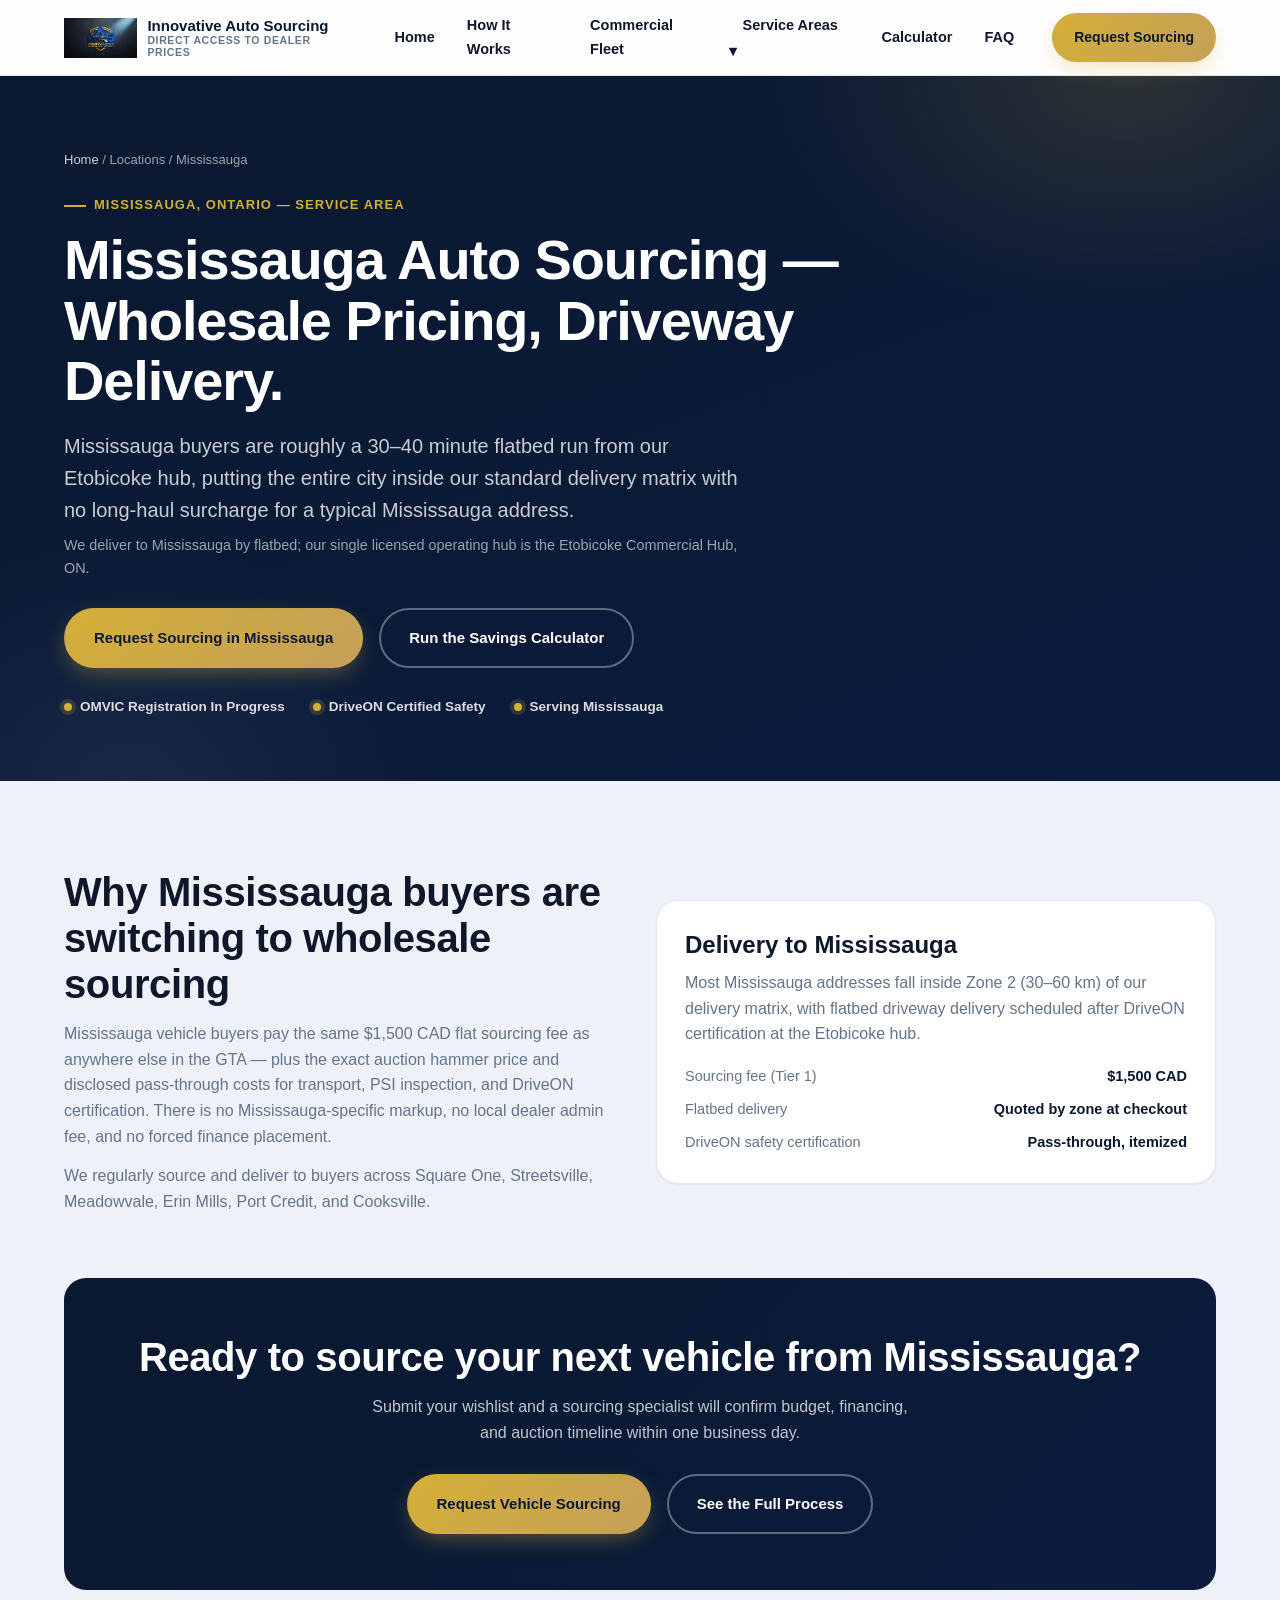
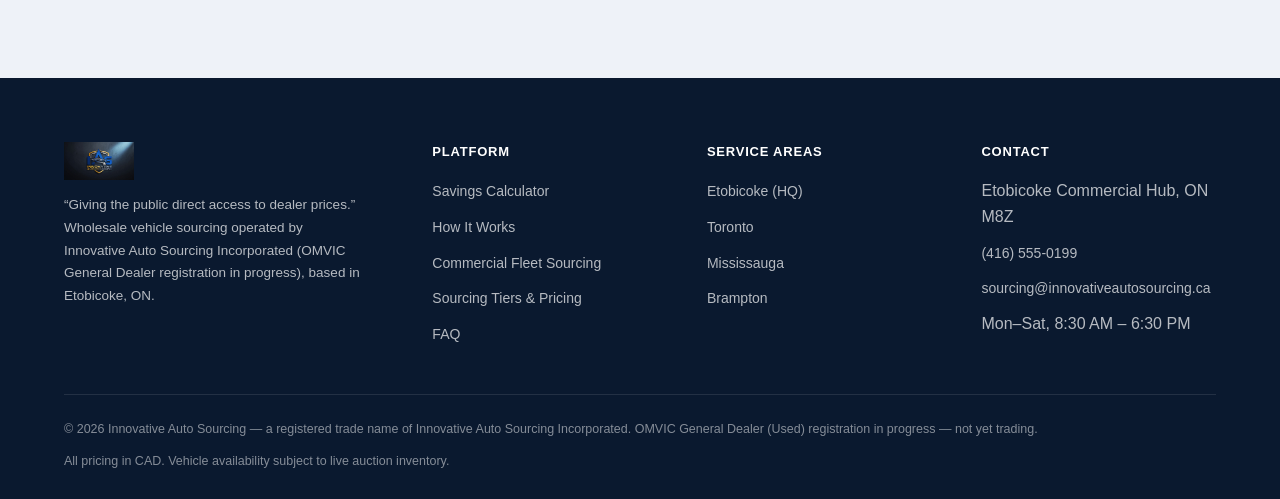
<file: locations/mississauga-auto-sourcing.html>
<!DOCTYPE html>
<html lang="en-CA">
<head>
<meta charset="UTF-8">
<meta name="viewport" content="width=device-width, initial-scale=1">
<title>Mississauga Auto Sourcing | Wholesale Dealer Pricing, Zero Markup | Innovative Auto Sourcing</title>
<meta name="description" content="Wholesale vehicle sourcing serving Mississauga, ON (OMVIC registration in progress). Direct access to closed dealer auctions (OPENLANE &amp; Manheim Milton), open-book invoicing, and flatbed delivery to your driveway.">
<link rel="canonical" href="https://innovativeautosourcing.ca/locations/mississauga-auto-sourcing.html">
<link rel="icon" type="image/png" sizes="32x32" href="../assets/img/favicon-32.png">
<meta property="og:type" content="website">
<meta property="og:site_name" content="Innovative Auto Sourcing">
<meta property="og:title" content="Mississauga Auto Sourcing | Wholesale Dealer Pricing, Zero Markup">
<meta property="og:description" content="Direct wholesale access to closed dealer auctions for Mississauga buyers. Open-book invoicing, flat $1,500 CAD sourcing fee.">
<meta property="og:image" content="https://innovativeautosourcing.ca/assets/img/og-image.jpg">
<meta property="og:url" content="https://innovativeautosourcing.ca/locations/mississauga-auto-sourcing.html">
<meta property="og:locale" content="en_CA">
<meta name="twitter:card" content="summary_large_image">
<link rel="stylesheet" href="../assets/css/style.css">
<script type="application/ld+json">
{
"@context": "https://schema.org",
"@type": "Service",
"name": "Innovative Auto Sourcing — Mississauga Service Area",
"serviceType": "Wholesale vehicle sourcing and delivery",
"provider": {
"@type": "AutoDealer",
"@id": "https://innovativeautosourcing.ca/#organization",
"name": "Innovative Auto Sourcing",
"address": {
"@type": "PostalAddress",
"addressLocality": "Etobicoke",
"addressRegion": "ON",
"postalCode": "M8Z",
"addressCountry": "CA"
}
},
"url": "https://innovativeautosourcing.ca/locations/mississauga-auto-sourcing.html",
"areaServed": { "@type": "City", "name": "Mississauga" },
"priceRange": "$$"
}
</script>
</head>
<body>
<a href="#main" class="skip-link">Skip to main content</a>

<header class="site-header">
<div class="container">
<a href="../index.html" class="brand" aria-label="Innovative Auto Sourcing — Home">
<img src="../assets/img/logo-full.jpg" alt="" width="73" height="40" style="height:40px;width:auto;">
<span class="brand-text">
<strong>Innovative Auto Sourcing</strong>
<span>Direct Access to Dealer Prices</span>
</span>
</a>
<nav class="main-nav" aria-label="Primary">
<a href="../index.html">Home</a>
<a href="../how-it-works.html">How It Works</a>
<a href="../commercial-fleet-sourcing.html">Commercial Fleet</a>
<div class="dropdown">
<a href="#locations" aria-haspopup="true">Service Areas ▾</a>
<div class="dropdown-menu">
<a href="etobicoke-auto-sourcing.html">Etobicoke (HQ)</a>
<a href="toronto-auto-sourcing.html">Toronto</a>
<a href="mississauga-auto-sourcing.html">Mississauga</a>
<a href="brampton-auto-sourcing.html">Brampton</a>
</div>
</div>
<a href="../index.html#calculator">Calculator</a>
<a href="../index.html#faq">FAQ</a>
</nav>
<div class="header-actions">
<a href="../index.html#request" class="btn btn-primary btn-sm desktop-only">Request Sourcing</a>
<button class="nav-toggle" data-nav-toggle aria-label="Open menu" aria-expanded="false"><span></span></button>
</div>
</div>
<div class="mobile-nav">
<a href="../index.html">Home</a>
<a href="../how-it-works.html">How It Works</a>
<a href="../commercial-fleet-sourcing.html">Commercial Fleet</a>
<a href="etobicoke-auto-sourcing.html">Etobicoke (HQ)</a>
<a href="toronto-auto-sourcing.html">Toronto</a>
<a href="mississauga-auto-sourcing.html">Mississauga</a>
<a href="brampton-auto-sourcing.html">Brampton</a>
<a href="../index.html#calculator">Calculator</a>
<a href="../index.html#faq">FAQ</a>
<a href="../index.html#request" class="btn btn-primary btn-block">Request Sourcing</a>
</div>
</header>

<main id="main">
<section class="hero section-navy" style="padding:56px 0 64px;">
<div class="container">
<div class="breadcrumb" style="color:rgba(255,255,255,.6);"><a href="../index.html" style="color:rgba(255,255,255,.8);">Home</a> / Locations / Mississauga</div>
<p class="eyebrow" style="color:var(--gold);">Mississauga, Ontario — Service Area</p>
<h1 style="color:#fff; max-width:820px;">Mississauga Auto Sourcing — Wholesale Pricing, Driveway Delivery.</h1>
<p class="lede" style="color:rgba(255,255,255,.78); max-width:680px;">Mississauga buyers are roughly a 30–40 minute flatbed run from our Etobicoke hub, putting the entire city inside our standard delivery matrix with no long-haul surcharge for a typical Mississauga address.</p>
<p class="text-slate" style="color:rgba(255,255,255,.6); max-width:680px; font-size:0.9rem; margin-top:8px;">We deliver to Mississauga by flatbed; our single licensed operating hub is the Etobicoke Commercial Hub, ON.</p>
<div class="cta-row" style="margin-top:28px;">
<a href="../index.html#request" class="btn btn-primary">Request Sourcing in Mississauga</a>
<a href="../index.html#calculator" class="btn btn-secondary">Run the Savings Calculator</a>
</div>
<div class="trust-strip">
<span class="trust-badge"><span class="dot"></span> OMVIC Registration In Progress</span>
<span class="trust-badge"><span class="dot"></span> DriveON Certified Safety</span>
<span class="trust-badge"><span class="dot"></span> Serving Mississauga</span>
</div>
</div>
</section>

<section class="section">
<div class="container">
<div class="grid-2">
<div>
<h2>Why Mississauga buyers are switching to wholesale sourcing</h2>
<p class="text-slate" style="margin-top:14px;">Mississauga vehicle buyers pay the same $1,500 CAD flat sourcing fee as anywhere else in the GTA — plus the exact auction hammer price and disclosed pass-through costs for transport, PSI inspection, and DriveON certification. There is no Mississauga-specific markup, no local dealer admin fee, and no forced finance placement.</p>
<p class="text-slate" style="margin-top:14px;">We regularly source and deliver to buyers across Square One, Streetsville, Meadowvale, Erin Mills, Port Credit, and Cooksville.</p>
</div>
<div class="info-card">
<h3>Delivery to Mississauga</h3>
<p class="text-slate" style="margin-top:10px;">Most Mississauga addresses fall inside Zone 2 (30–60 km) of our delivery matrix, with flatbed driveway delivery scheduled after DriveON certification at the Etobicoke hub.</p>
<dl class="fee-dl" style="margin-top:18px;">
<dt>Sourcing fee (Tier 1)</dt><dd>$1,500 CAD</dd>
<dt>Flatbed delivery</dt><dd>Quoted by zone at checkout</dd>
<dt>DriveON safety certification</dt><dd>Pass-through, itemized</dd>
</dl>
</div>
</div>

<div class="cta-band" style="margin-top:64px;">
<h2>Ready to source your next vehicle from Mississauga?</h2>
<p>Submit your wishlist and a sourcing specialist will confirm budget, financing, and auction timeline within one business day.</p>
<div class="cta-row" style="justify-content:center;">
<a href="../index.html#request" class="btn btn-primary">Request Vehicle Sourcing</a>
<a href="../how-it-works.html" class="btn btn-secondary">See the Full Process</a>
</div>
</div>
</div>
</section>
</main>

<footer class="site-footer">
<div class="container">
<div class="footer-grid">
<div class="footer-brand">
<img src="../assets/img/logo-full.jpg" alt="Innovative Auto Sourcing" width="220" height="120" style="height:38px; width:auto;">
<p>“Giving the public direct access to dealer prices.” Wholesale vehicle sourcing operated by Innovative Auto Sourcing Incorporated (OMVIC General Dealer registration in progress), based in Etobicoke, ON.</p>
</div>
<div class="footer-col">
<h4>Platform</h4>
<ul>
<li><a href="../index.html#calculator">Savings Calculator</a></li>
<li><a href="../how-it-works.html">How It Works</a></li>
<li><a href="../commercial-fleet-sourcing.html">Commercial Fleet Sourcing</a></li>
<li><a href="../index.html#tiers">Sourcing Tiers &amp; Pricing</a></li>
<li><a href="../index.html#faq">FAQ</a></li>
</ul>
</div>
<div class="footer-col">
<h4>Service Areas</h4>
<ul>
<li><a href="etobicoke-auto-sourcing.html">Etobicoke (HQ)</a></li>
<li><a href="toronto-auto-sourcing.html">Toronto</a></li>
<li><a href="mississauga-auto-sourcing.html">Mississauga</a></li>
<li><a href="brampton-auto-sourcing.html">Brampton</a></li>
</ul>
</div>
<div class="footer-col">
<h4>Contact</h4>
<ul>
<li>Etobicoke Commercial Hub, ON M8Z</li>
<li><a href="tel:+14165550199">(416) 555-0199</a></li>
<li><a href="mailto:sourcing@innovativeautosourcing.ca">sourcing@innovativeautosourcing.ca</a></li>
<li>Mon–Sat, 8:30 AM – 6:30 PM</li>
</ul>
</div>
</div>
<div class="footer-bottom">
<span>© <span data-year>2026</span> Innovative Auto Sourcing — a registered trade name of Innovative Auto Sourcing Incorporated. OMVIC General Dealer (Used) registration in progress — not yet trading.<!-- OMVIC_REG_NUMBER_PLACEHOLDER: insert once confirmed --><span class="omvic-reg-number" data-omvic-reg-number=""></span></span>
<span>All pricing in CAD. Vehicle availability subject to live auction inventory.</span>
</div>
</div>
</footer>

<script src="../assets/js/main.js" defer></script>
</body>
</html>
</file>
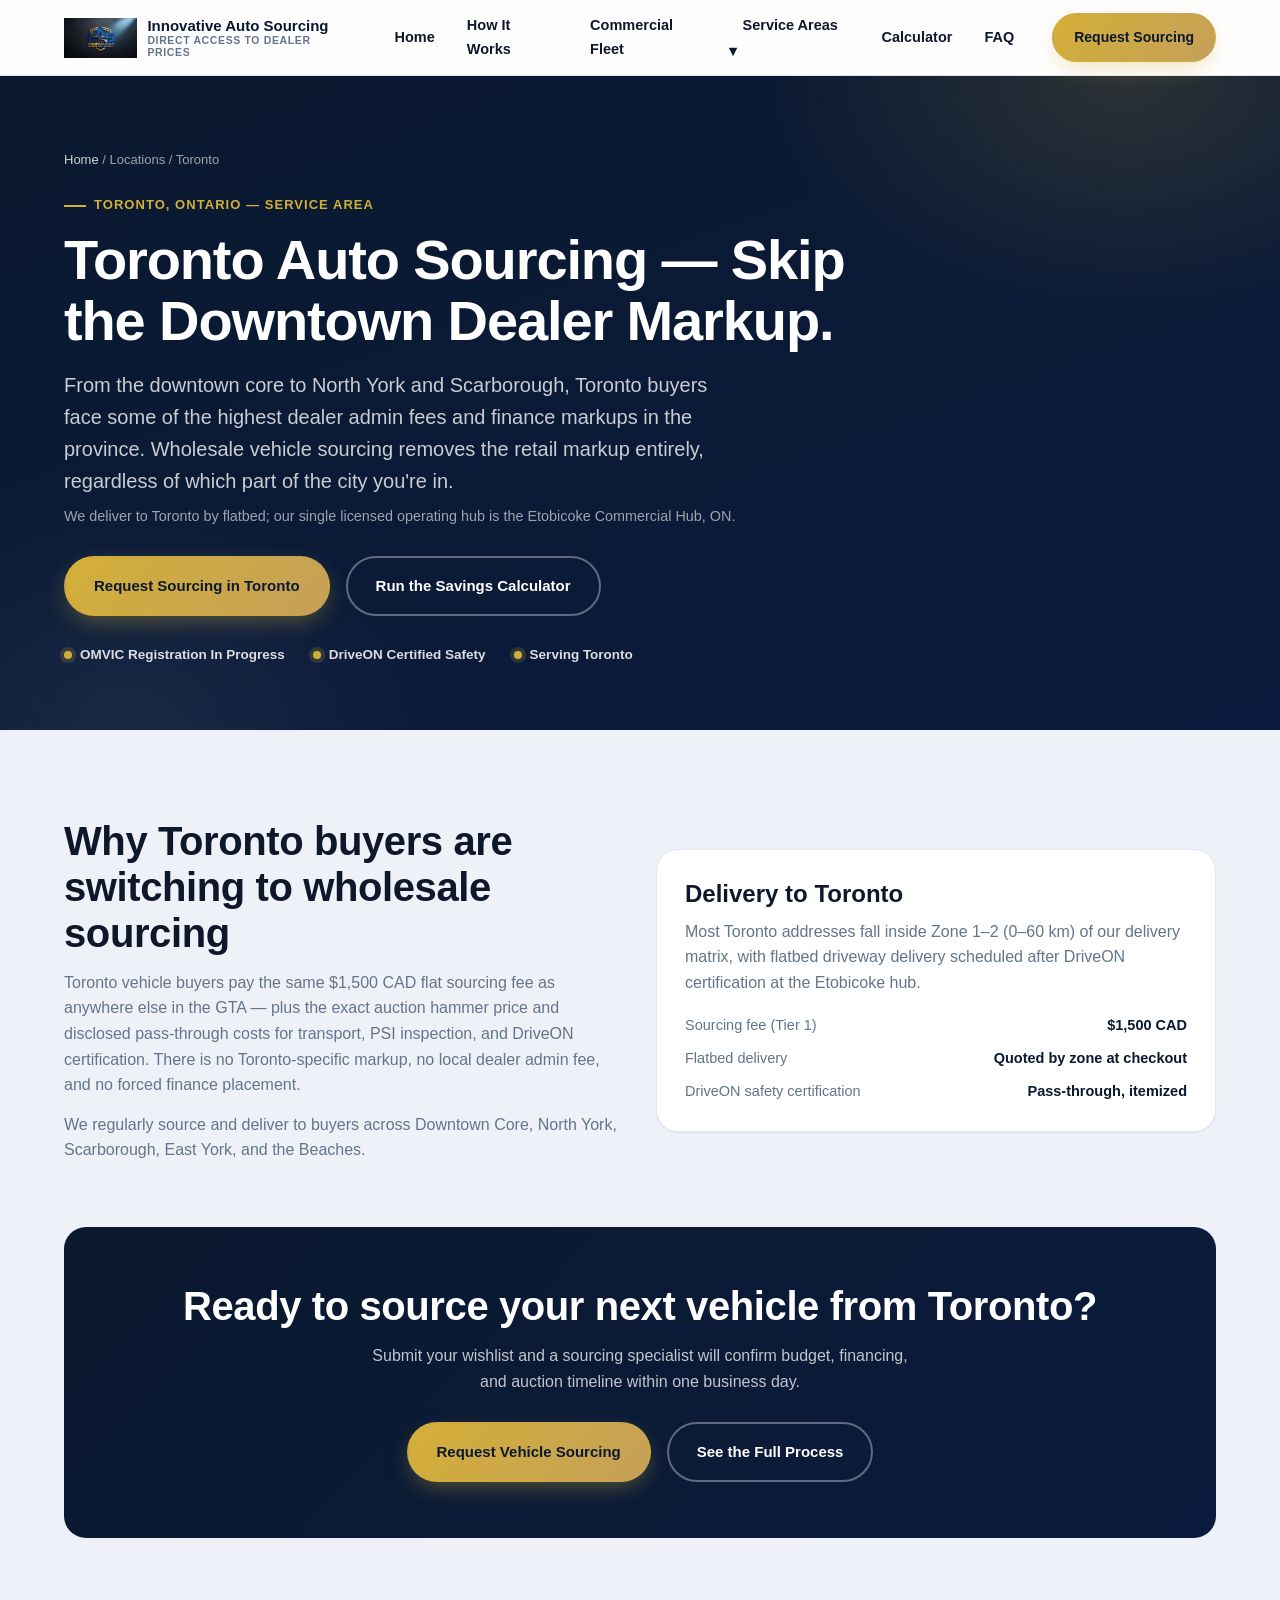
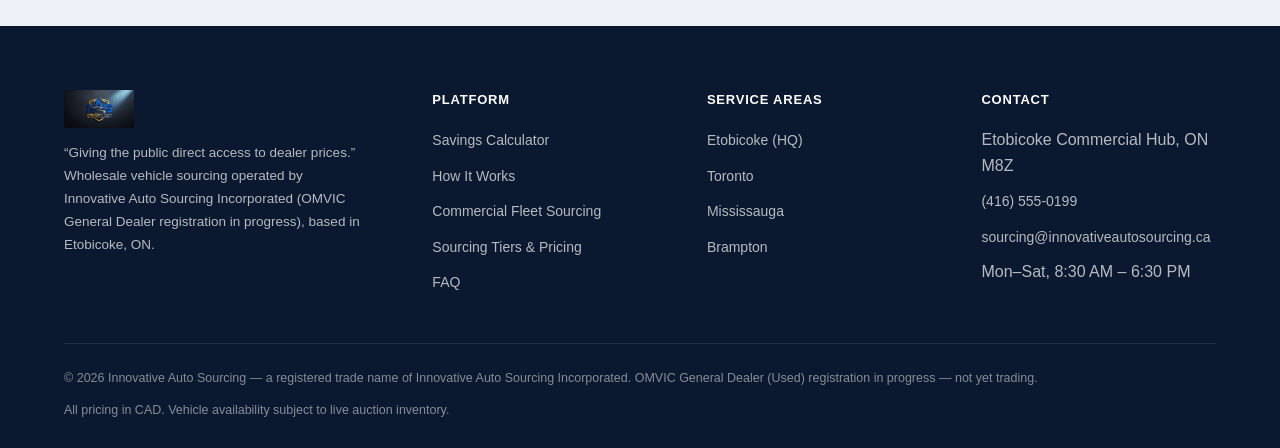
<file: locations/toronto-auto-sourcing.html>
<!DOCTYPE html>
<html lang="en-CA">
<head>
<meta charset="UTF-8">
<meta name="viewport" content="width=device-width, initial-scale=1">
<title>Toronto Auto Sourcing | Wholesale Dealer Pricing, Zero Markup | Innovative Auto Sourcing</title>
<meta name="description" content="Wholesale vehicle sourcing serving Toronto, ON (OMVIC registration in progress). Direct access to closed dealer auctions (OPENLANE &amp; Manheim Milton), open-book invoicing, and flatbed delivery to your driveway.">
<link rel="canonical" href="https://innovativeautosourcing.ca/locations/toronto-auto-sourcing.html">
<link rel="icon" type="image/png" sizes="32x32" href="../assets/img/favicon-32.png">
<meta property="og:type" content="website">
<meta property="og:site_name" content="Innovative Auto Sourcing">
<meta property="og:title" content="Toronto Auto Sourcing | Wholesale Dealer Pricing, Zero Markup">
<meta property="og:description" content="Direct wholesale access to closed dealer auctions for Toronto buyers. Open-book invoicing, flat $1,500 CAD sourcing fee.">
<meta property="og:image" content="https://innovativeautosourcing.ca/assets/img/og-image.jpg">
<meta property="og:url" content="https://innovativeautosourcing.ca/locations/toronto-auto-sourcing.html">
<meta property="og:locale" content="en_CA">
<meta name="twitter:card" content="summary_large_image">
<link rel="stylesheet" href="../assets/css/style.css">
<script type="application/ld+json">
{
"@context": "https://schema.org",
"@type": "Service",
"name": "Innovative Auto Sourcing — Toronto Service Area",
"serviceType": "Wholesale vehicle sourcing and delivery",
"provider": {
"@type": "AutoDealer",
"@id": "https://innovativeautosourcing.ca/#organization",
"name": "Innovative Auto Sourcing",
"address": {
"@type": "PostalAddress",
"addressLocality": "Etobicoke",
"addressRegion": "ON",
"postalCode": "M8Z",
"addressCountry": "CA"
}
},
"url": "https://innovativeautosourcing.ca/locations/toronto-auto-sourcing.html",
"areaServed": { "@type": "City", "name": "Toronto" },
"priceRange": "$$"
}
</script>
</head>
<body>
<a href="#main" class="skip-link">Skip to main content</a>

<header class="site-header">
<div class="container">
<a href="../index.html" class="brand" aria-label="Innovative Auto Sourcing — Home">
<img src="../assets/img/logo-full.jpg" alt="" width="73" height="40" style="height:40px;width:auto;">
<span class="brand-text">
<strong>Innovative Auto Sourcing</strong>
<span>Direct Access to Dealer Prices</span>
</span>
</a>
<nav class="main-nav" aria-label="Primary">
<a href="../index.html">Home</a>
<a href="../how-it-works.html">How It Works</a>
<a href="../commercial-fleet-sourcing.html">Commercial Fleet</a>
<div class="dropdown">
<a href="#locations" aria-haspopup="true">Service Areas ▾</a>
<div class="dropdown-menu">
<a href="etobicoke-auto-sourcing.html">Etobicoke (HQ)</a>
<a href="toronto-auto-sourcing.html">Toronto</a>
<a href="mississauga-auto-sourcing.html">Mississauga</a>
<a href="brampton-auto-sourcing.html">Brampton</a>
</div>
</div>
<a href="../index.html#calculator">Calculator</a>
<a href="../index.html#faq">FAQ</a>
</nav>
<div class="header-actions">
<a href="../index.html#request" class="btn btn-primary btn-sm desktop-only">Request Sourcing</a>
<button class="nav-toggle" data-nav-toggle aria-label="Open menu" aria-expanded="false"><span></span></button>
</div>
</div>
<div class="mobile-nav">
<a href="../index.html">Home</a>
<a href="../how-it-works.html">How It Works</a>
<a href="../commercial-fleet-sourcing.html">Commercial Fleet</a>
<a href="etobicoke-auto-sourcing.html">Etobicoke (HQ)</a>
<a href="toronto-auto-sourcing.html">Toronto</a>
<a href="mississauga-auto-sourcing.html">Mississauga</a>
<a href="brampton-auto-sourcing.html">Brampton</a>
<a href="../index.html#calculator">Calculator</a>
<a href="../index.html#faq">FAQ</a>
<a href="../index.html#request" class="btn btn-primary btn-block">Request Sourcing</a>
</div>
</header>

<main id="main">
<section class="hero section-navy" style="padding:56px 0 64px;">
<div class="container">
<div class="breadcrumb" style="color:rgba(255,255,255,.6);"><a href="../index.html" style="color:rgba(255,255,255,.8);">Home</a> / Locations / Toronto</div>
<p class="eyebrow" style="color:var(--gold);">Toronto, Ontario — Service Area</p>
<h1 style="color:#fff; max-width:820px;">Toronto Auto Sourcing — Skip the Downtown Dealer Markup.</h1>
<p class="lede" style="color:rgba(255,255,255,.78); max-width:680px;">From the downtown core to North York and Scarborough, Toronto buyers face some of the highest dealer admin fees and finance markups in the province. Wholesale vehicle sourcing removes the retail markup entirely, regardless of which part of the city you're in.</p>
<p class="text-slate" style="color:rgba(255,255,255,.6); max-width:680px; font-size:0.9rem; margin-top:8px;">We deliver to Toronto by flatbed; our single licensed operating hub is the Etobicoke Commercial Hub, ON.</p>
<div class="cta-row" style="margin-top:28px;">
<a href="../index.html#request" class="btn btn-primary">Request Sourcing in Toronto</a>
<a href="../index.html#calculator" class="btn btn-secondary">Run the Savings Calculator</a>
</div>
<div class="trust-strip">
<span class="trust-badge"><span class="dot"></span> OMVIC Registration In Progress</span>
<span class="trust-badge"><span class="dot"></span> DriveON Certified Safety</span>
<span class="trust-badge"><span class="dot"></span> Serving Toronto</span>
</div>
</div>
</section>

<section class="section">
<div class="container">
<div class="grid-2">
<div>
<h2>Why Toronto buyers are switching to wholesale sourcing</h2>
<p class="text-slate" style="margin-top:14px;">Toronto vehicle buyers pay the same $1,500 CAD flat sourcing fee as anywhere else in the GTA — plus the exact auction hammer price and disclosed pass-through costs for transport, PSI inspection, and DriveON certification. There is no Toronto-specific markup, no local dealer admin fee, and no forced finance placement.</p>
<p class="text-slate" style="margin-top:14px;">We regularly source and deliver to buyers across Downtown Core, North York, Scarborough, East York, and the Beaches.</p>
</div>
<div class="info-card">
<h3>Delivery to Toronto</h3>
<p class="text-slate" style="margin-top:10px;">Most Toronto addresses fall inside Zone 1–2 (0–60 km) of our delivery matrix, with flatbed driveway delivery scheduled after DriveON certification at the Etobicoke hub.</p>
<dl class="fee-dl" style="margin-top:18px;">
<dt>Sourcing fee (Tier 1)</dt><dd>$1,500 CAD</dd>
<dt>Flatbed delivery</dt><dd>Quoted by zone at checkout</dd>
<dt>DriveON safety certification</dt><dd>Pass-through, itemized</dd>
</dl>
</div>
</div>

<div class="cta-band" style="margin-top:64px;">
<h2>Ready to source your next vehicle from Toronto?</h2>
<p>Submit your wishlist and a sourcing specialist will confirm budget, financing, and auction timeline within one business day.</p>
<div class="cta-row" style="justify-content:center;">
<a href="../index.html#request" class="btn btn-primary">Request Vehicle Sourcing</a>
<a href="../how-it-works.html" class="btn btn-secondary">See the Full Process</a>
</div>
</div>
</div>
</section>
</main>

<footer class="site-footer">
<div class="container">
<div class="footer-grid">
<div class="footer-brand">
<img src="../assets/img/logo-full.jpg" alt="Innovative Auto Sourcing" width="220" height="120" style="height:38px; width:auto;">
<p>“Giving the public direct access to dealer prices.” Wholesale vehicle sourcing operated by Innovative Auto Sourcing Incorporated (OMVIC General Dealer registration in progress), based in Etobicoke, ON.</p>
</div>
<div class="footer-col">
<h4>Platform</h4>
<ul>
<li><a href="../index.html#calculator">Savings Calculator</a></li>
<li><a href="../how-it-works.html">How It Works</a></li>
<li><a href="../commercial-fleet-sourcing.html">Commercial Fleet Sourcing</a></li>
<li><a href="../index.html#tiers">Sourcing Tiers &amp; Pricing</a></li>
<li><a href="../index.html#faq">FAQ</a></li>
</ul>
</div>
<div class="footer-col">
<h4>Service Areas</h4>
<ul>
<li><a href="etobicoke-auto-sourcing.html">Etobicoke (HQ)</a></li>
<li><a href="toronto-auto-sourcing.html">Toronto</a></li>
<li><a href="mississauga-auto-sourcing.html">Mississauga</a></li>
<li><a href="brampton-auto-sourcing.html">Brampton</a></li>
</ul>
</div>
<div class="footer-col">
<h4>Contact</h4>
<ul>
<li>Etobicoke Commercial Hub, ON M8Z</li>
<li><a href="tel:+14165550199">(416) 555-0199</a></li>
<li><a href="mailto:sourcing@innovativeautosourcing.ca">sourcing@innovativeautosourcing.ca</a></li>
<li>Mon–Sat, 8:30 AM – 6:30 PM</li>
</ul>
</div>
</div>
<div class="footer-bottom">
<span>© <span data-year>2026</span> Innovative Auto Sourcing — a registered trade name of Innovative Auto Sourcing Incorporated. OMVIC General Dealer (Used) registration in progress — not yet trading.<!-- OMVIC_REG_NUMBER_PLACEHOLDER: insert once confirmed --><span class="omvic-reg-number" data-omvic-reg-number=""></span></span>
<span>All pricing in CAD. Vehicle availability subject to live auction inventory.</span>
</div>
</div>
</footer>

<script src="../assets/js/main.js" defer></script>
</body>
</html>
</file>
<file: assets/css/style.css>
/* =====================================================================
   GTA WHOLESALE AUTO SOURCING — Design System
   Institutional / FinTech-logistics aesthetic. Navy + Champagne Gold.
   ===================================================================== */

:root {
  /* Palette */
  --navy: #0A192F;
  --navy-2: #0B1B3D;
  --gold: #D4AF37;
  --gold-2: #C5A059;
  --slate: #64748B;
  --slate-light: #94A3B8;
  --bg-light: #F8FAFC;
  --white: #FFFFFF;
  --bg-body: #EEF2F8;
  --text: #0F172A;
  --success: #10B981;
  --danger: #DC2626;
  --border: #E2E8F0;

  /* Elevation */
  --shadow-sm: 0 1px 2px rgba(10, 25, 47, 0.06);
  --shadow-md: 0 8px 24px -8px rgba(10, 25, 47, 0.18);
  --shadow-lg: 0 20px 48px -12px rgba(10, 25, 47, 0.28);
  --shadow-gold: 0 8px 24px -6px rgba(212, 175, 55, 0.45);

  /* Shape */
  --radius-sm: 8px;
  --radius-md: 14px;
  --radius-lg: 22px;
  --radius-pill: 999px;

  /* Type */
  --font: -apple-system, "Segoe UI", Roboto, "Helvetica Neue", Arial, sans-serif;
  --font-serif-fallback: Georgia, serif;

  /* Layout */
  --container: 1200px;
  --header-h: 76px;
}

/* ---------- Reset ---------- */
*, *::before, *::after { box-sizing: border-box; }
html { scroll-behavior: smooth; scroll-padding-top: calc(var(--header-h) + 16px); }
body {
  margin: 0;
  font-family: var(--font);
  color: var(--text);
  background: var(--bg-body);
  line-height: 1.6;
  -webkit-font-smoothing: antialiased;
  text-rendering: optimizeLegibility;
}
img { max-width: 100%; display: block; }
a { color: inherit; text-decoration: none; }
ul, ol { margin: 0; padding: 0; list-style: none; }
h1, h2, h3, h4, p, dl, dd { margin: 0; }
button { font-family: inherit; cursor: pointer; }
table { border-collapse: collapse; width: 100%; }
input, select { font-family: inherit; }

/* ---------- Accessibility ---------- */
.skip-link {
  position: absolute;
  left: -9999px;
  top: 0;
  background: var(--gold);
  color: var(--navy);
  padding: 12px 20px;
  z-index: 1000;
  font-weight: 700;
  border-radius: 0 0 8px 0;
}
.skip-link:focus { left: 0; }

:focus-visible {
  outline: 3px solid var(--gold);
  outline-offset: 2px;
}

.sr-only {
  position: absolute;
  width: 1px; height: 1px;
  padding: 0; margin: -1px;
  overflow: hidden;
  clip: rect(0,0,0,0);
  white-space: nowrap;
  border: 0;
}

/* ---------- Layout Helpers ---------- */
.container {
  width: 100%;
  max-width: var(--container);
  margin: 0 auto;
  padding: 0 24px;
}
.section { padding: 88px 0; }
.section-tight { padding: 56px 0; }
.section-alt { background: var(--bg-light); }
.section-navy { background: linear-gradient(160deg, var(--navy) 0%, var(--navy-2) 100%); color: var(--white); }

.eyebrow {
  display: inline-flex;
  align-items: center;
  gap: 8px;
  font-size: 13px;
  font-weight: 700;
  letter-spacing: 0.08em;
  text-transform: uppercase;
  color: var(--gold-2);
  margin-bottom: 14px;
}
.eyebrow::before {
  content: "";
  width: 22px; height: 2px;
  background: var(--gold);
  display: inline-block;
}

h1, .h1 { font-size: clamp(34px, 5vw, 56px); line-height: 1.08; font-weight: 800; letter-spacing: -0.02em; }
h2, .h2 { font-size: clamp(28px, 3.4vw, 40px); line-height: 1.15; font-weight: 800; letter-spacing: -0.01em; }
h3, .h3 { font-size: clamp(20px, 2.2vw, 24px); line-height: 1.3; font-weight: 700; }
.lede { font-size: clamp(17px, 2vw, 20px); color: var(--slate); max-width: 640px; }
.section-head { max-width: 760px; margin: 0 auto 48px; text-align: center; }
.section-head .lede { margin: 14px auto 0; }

.text-navy { color: var(--navy); }
.text-gold { color: var(--gold-2); }
.text-slate { color: var(--slate); }
.text-success { color: var(--success); }
.text-center { text-align: center; }

/* ---------- Buttons ---------- */
.btn {
  display: inline-flex;
  align-items: center;
  justify-content: center;
  gap: 10px;
  padding: 16px 28px;
  font-size: 15px;
  font-weight: 700;
  border-radius: var(--radius-pill);
  border: 2px solid transparent;
  transition: transform 0.15s ease, box-shadow 0.15s ease, background 0.15s ease, color 0.15s ease;
  white-space: nowrap;
}
.btn-primary {
  background: linear-gradient(135deg, var(--gold) 0%, var(--gold-2) 100%);
  color: var(--navy);
  box-shadow: var(--shadow-gold);
}
.btn-primary:hover { transform: translateY(-2px); box-shadow: 0 14px 30px -8px rgba(212,175,55,0.55); }
.btn-secondary {
  background: transparent;
  border-color: rgba(255,255,255,0.35);
  color: var(--white);
}
.btn-secondary:hover { background: rgba(255,255,255,0.08); border-color: var(--white); }
.btn-outline-navy {
  background: transparent;
  border-color: var(--navy);
  color: var(--navy);
}
.btn-outline-navy:hover { background: var(--navy); color: var(--white); }
.btn-block { width: 100%; }
.btn-sm { padding: 11px 20px; font-size: 14px; }

.cta-row { display: flex; flex-wrap: wrap; gap: 16px; align-items: center; }

/* ---------- Header ---------- */
.site-header {
  position: sticky; top: 0; z-index: 200;
  background: rgba(255,255,255,0.92);
  backdrop-filter: saturate(180%) blur(10px);
  border-bottom: 1px solid var(--border);
  height: var(--header-h);
}
.site-header .container {
  height: 100%;
  display: flex;
  align-items: center;
  justify-content: space-between;
  gap: 24px;
}
.brand { display: flex; align-items: center; gap: 10px; }
.brand img { height: 40px; width: auto; }
.brand-text { display: flex; flex-direction: column; line-height: 1.15; }
.brand-text strong { font-size: 15px; font-weight: 800; color: var(--navy); }
.brand-text span { font-size: 10.5px; font-weight: 700; letter-spacing: 0.06em; color: var(--slate); text-transform: uppercase; }

.main-nav { display: flex; align-items: center; gap: 4px; }
.main-nav a {
  padding: 10px 14px;
  font-size: 14.5px;
  font-weight: 600;
  color: var(--text);
  border-radius: var(--radius-sm);
  position: relative;
}
.main-nav a:hover { color: var(--navy); background: var(--bg-light); }
.main-nav .dropdown { position: relative; }
.main-nav .dropdown-menu {
  position: absolute; top: calc(100% + 8px); left: 0;
  background: var(--white);
  border: 1px solid var(--border);
  border-radius: var(--radius-md);
  box-shadow: var(--shadow-lg);
  min-width: 240px;
  padding: 8px;
  opacity: 0; visibility: hidden; transform: translateY(6px);
  transition: all 0.15s ease;
}
.main-nav .dropdown:hover .dropdown-menu,
.main-nav .dropdown:focus-within .dropdown-menu {
  opacity: 1; visibility: visible; transform: translateY(0);
}
.dropdown-menu a { display: block; padding: 10px 12px; border-radius: 8px; }
.dropdown-menu a:hover { background: var(--bg-light); }

.header-actions { display: flex; align-items: center; gap: 12px; }
.nav-toggle {
  display: none;
  background: none; border: none;
  width: 42px; height: 42px;
  border-radius: var(--radius-sm);
  align-items: center; justify-content: center;
}
.nav-toggle:hover { background: var(--bg-light); }
.nav-toggle span, .nav-toggle span::before, .nav-toggle span::after {
  content: ""; display: block; width: 22px; height: 2px; background: var(--navy);
  position: relative; transition: transform 0.2s ease, opacity 0.2s ease;
}
.nav-toggle span::before { position: absolute; top: -7px; }
.nav-toggle span::after { position: absolute; top: 7px; }

/* ---------- Trust Badge Strip ---------- */
.trust-strip {
  display: flex; flex-wrap: wrap; gap: 14px 28px;
  align-items: center; justify-content: flex-start;
  padding-top: 28px;
}
.trust-badge {
  display: inline-flex; align-items: center; gap: 8px;
  font-size: 13.5px; font-weight: 700; color: rgba(255,255,255,0.88);
}
.trust-badge .dot {
  width: 8px; height: 8px; border-radius: 50%;
  background: var(--gold);
  box-shadow: 0 0 0 4px rgba(212,175,55,0.18);
}
.section-navy .trust-badge { color: rgba(255,255,255,0.85); }
.trust-strip.light .trust-badge { color: var(--navy); }
.trust-strip.light .dot { background: var(--gold-2); box-shadow: 0 0 0 4px rgba(197,160,89,0.15); }

/* ---------- Hero ---------- */
.hero {
  position: relative;
  overflow: hidden;
  padding: 76px 0 96px;
}
.hero::before {
  content: "";
  position: absolute; inset: 0;
  background:
    radial-gradient(600px 400px at 88% 0%, rgba(212,175,55,0.16), transparent 60%),
    radial-gradient(500px 400px at 10% 100%, rgba(148,163,184,0.10), transparent 60%);
  pointer-events: none;
}
.hero .container { position: relative; z-index: 1; }
.hero-grid {
  display: grid;
  grid-template-columns: 1.1fr 0.9fr;
  gap: 56px;
  align-items: center;
}
.hero h1 { color: var(--white); }
.hero h1 .accent { color: var(--gold); }
.hero .lede { color: rgba(255,255,255,0.78); max-width: 560px; margin-top: 18px; }
.hero-panel {
  background: var(--white);
  border-radius: var(--radius-lg);
  padding: 28px;
  box-shadow: var(--shadow-lg);
  color: var(--text);
}
.hero-panel-row { display: flex; justify-content: space-between; padding: 12px 0; border-bottom: 1px dashed var(--border); font-size: 14.5px; }
.hero-panel-row:last-child { border-bottom: none; }
.hero-panel-row strong { color: var(--navy); }
.hero-panel .savings-figure { font-size: 34px; font-weight: 800; color: var(--success); }

/* ---------- Calculator ---------- */
.calc-card {
  background: var(--white);
  border: 1px solid var(--border);
  border-radius: var(--radius-lg);
  box-shadow: var(--shadow-md);
  overflow: hidden;
}
.calc-header {
  background: linear-gradient(135deg, var(--navy), var(--navy-2));
  color: var(--white);
  padding: 28px 32px;
}
.calc-body { padding: 32px; display: grid; gap: 28px; grid-template-columns: 1fr 1fr; }
@media (max-width: 860px) { .calc-body { grid-template-columns: 1fr; } }

.calc-field { margin-bottom: 20px; }
.calc-field label { display: block; font-size: 13.5px; font-weight: 700; color: var(--navy); margin-bottom: 8px; }
.calc-field .hint { font-size: 12.5px; color: var(--slate); margin-top: 6px; }
.calc-input {
  width: 100%;
  padding: 13px 16px;
  border: 1.5px solid var(--border);
  border-radius: var(--radius-sm);
  font-size: 16px;
  font-weight: 600;
  color: var(--text);
}
.calc-input:focus { border-color: var(--gold-2); }

.calc-slider-value { font-weight: 800; color: var(--gold-2); }
input[type="range"] {
  width: 100%; accent-color: var(--gold-2); height: 6px;
}

.toggle-row { display: flex; align-items: center; justify-content: space-between; padding: 12px 0; border-top: 1px solid var(--border); }
.toggle-row:first-of-type { border-top: none; }
.toggle-row .toggle-label { font-size: 14.5px; font-weight: 700; color: var(--text); }
.toggle-row .toggle-sub { font-size: 12.5px; color: var(--slate); margin-top: 2px; }

.switch { position: relative; width: 50px; height: 28px; flex: none; }
.switch input { opacity: 0; width: 100%; height: 100%; position: absolute; margin: 0; cursor: pointer; z-index: 2; }
.switch .track {
  position: absolute; inset: 0; background: #CBD5E1; border-radius: var(--radius-pill); transition: background 0.2s ease;
}
.switch .thumb {
  position: absolute; top: 3px; left: 3px; width: 22px; height: 22px;
  background: var(--white); border-radius: 50%; box-shadow: var(--shadow-sm);
  transition: transform 0.2s ease;
}
.switch input:checked ~ .track { background: var(--success); }
.switch input:checked ~ .thumb { transform: translateX(22px); }

.calc-results {
  background: var(--bg-light);
  padding: 28px 32px;
  border-top: 1px solid var(--border);
  display: grid;
  grid-template-columns: 1fr 1fr 1fr;
  gap: 20px;
}
@media (max-width: 720px) { .calc-results { grid-template-columns: 1fr; } }
.result-card {
  background: var(--white);
  border-radius: var(--radius-md);
  padding: 20px;
  border: 1px solid var(--border);
}
.result-card.highlight {
  background: linear-gradient(135deg, var(--navy), var(--navy-2));
  color: var(--white);
  border: none;
}
.result-label { font-size: 12.5px; font-weight: 700; text-transform: uppercase; letter-spacing: 0.05em; color: var(--slate); }
.result-card.highlight .result-label { color: rgba(255,255,255,0.7); }
.result-value { font-size: 28px; font-weight: 800; margin-top: 8px; }
.result-card.highlight .result-value { color: var(--gold); }
.result-sub { font-size: 12.5px; color: var(--slate); margin-top: 4px; }
.result-card.highlight .result-sub { color: rgba(255,255,255,0.65); }

/* ---------- Tier Cards ---------- */
.tier-grid { display: grid; grid-template-columns: repeat(3, 1fr); gap: 24px; }
@media (max-width: 960px) { .tier-grid { grid-template-columns: 1fr; } }
.tier-card {
  border: 1.5px solid var(--border);
  border-radius: var(--radius-lg);
  padding: 32px 28px;
  background: var(--white);
  display: flex; flex-direction: column;
  transition: transform 0.15s ease, box-shadow 0.15s ease;
  position: relative;
}
.tier-card:hover { transform: translateY(-4px); box-shadow: var(--shadow-md); }
.tier-card.featured { border-color: var(--gold-2); box-shadow: var(--shadow-gold); }
.tier-badge {
  position: absolute; top: -14px; right: 28px;
  background: var(--gold); color: var(--navy);
  font-size: 11.5px; font-weight: 800; letter-spacing: 0.04em;
  padding: 6px 14px; border-radius: var(--radius-pill);
  text-transform: uppercase;
}
.tier-name { font-size: 13px; font-weight: 700; letter-spacing: 0.06em; text-transform: uppercase; color: var(--gold-2); }
.tier-price { font-size: 38px; font-weight: 800; color: var(--navy); margin: 10px 0 4px; }
.tier-price span { font-size: 15px; font-weight: 600; color: var(--slate); }
.tier-range { font-size: 14px; color: var(--slate); margin-bottom: 18px; }
.tier-list { display: flex; flex-direction: column; gap: 12px; margin: 6px 0 26px; flex: 1; }
.tier-list li { display: flex; gap: 10px; font-size: 14.5px; align-items: flex-start; }
.tier-list li::before {
  content: "✓"; color: var(--success); font-weight: 800; flex: none;
  width: 20px; height: 20px; border-radius: 50%; background: rgba(16,185,129,0.12);
  display: flex; align-items: center; justify-content: center; font-size: 12px;
}

/* ---------- Workflow Steps ---------- */
.workflow-grid { display: grid; grid-template-columns: repeat(4, 1fr); gap: 24px; counter-reset: step; }
@media (max-width: 960px) { .workflow-grid { grid-template-columns: 1fr 1fr; } }
@media (max-width: 600px) { .workflow-grid { grid-template-columns: 1fr; } }
.step-card {
  background: var(--white);
  border: 1px solid var(--border);
  border-radius: var(--radius-lg);
  padding: 28px 24px;
  position: relative;
}
.step-num {
  width: 44px; height: 44px; border-radius: 50%;
  background: linear-gradient(135deg, var(--navy), var(--navy-2));
  color: var(--gold);
  display: flex; align-items: center; justify-content: center;
  font-weight: 800; font-size: 17px;
  margin-bottom: 18px;
}
.step-card h3 { margin-bottom: 8px; }
.step-card p { font-size: 14.5px; color: var(--slate); }

/* ---------- Comparison Table ---------- */
.compare-wrap { overflow-x: auto; border-radius: var(--radius-lg); border: 1px solid var(--border); }
.compare-table { min-width: 640px; }
.compare-table th, .compare-table td { padding: 16px 20px; text-align: left; font-size: 14.5px; border-bottom: 1px solid var(--border); }
.compare-table thead th {
  background: var(--navy); color: var(--white);
  font-size: 13px; text-transform: uppercase; letter-spacing: 0.04em;
  position: sticky; top: 0;
}
.compare-table thead th:first-child { border-top-left-radius: var(--radius-lg); }
.compare-table thead th:last-child { border-top-right-radius: var(--radius-lg); }
.compare-table tbody tr:nth-child(even) { background: var(--bg-light); }
.compare-table td.neg { color: var(--danger); font-weight: 700; }
.compare-table td.pos { color: var(--success); font-weight: 700; }
.compare-table tfoot td { font-weight: 800; font-size: 16px; background: #FFFBEB; border-top: 2px solid var(--gold); }

/* ---------- FAQ Accordion ---------- */
.faq-list { display: flex; flex-direction: column; gap: 14px; max-width: 860px; margin: 0 auto; }
.faq-item { border: 1px solid var(--border); border-radius: var(--radius-md); overflow: hidden; background: var(--white); }
.faq-question {
  width: 100%; background: none; border: none;
  display: flex; align-items: center; justify-content: space-between; gap: 16px;
  padding: 20px 24px; text-align: left;
  font-size: 16px; font-weight: 700; color: var(--navy);
}
.faq-question .icon {
  flex: none; width: 26px; height: 26px; border-radius: 50%;
  background: var(--bg-light); color: var(--navy);
  display: flex; align-items: center; justify-content: center;
  font-size: 16px; transition: transform 0.2s ease;
}
.faq-item[data-open="true"] .faq-question .icon { transform: rotate(45deg); background: var(--gold); }
.faq-answer { max-height: 0; overflow: hidden; transition: max-height 0.25s ease; }
.faq-answer-inner { padding: 0 24px 22px; color: var(--slate); font-size: 15px; line-height: 1.7; }
.faq-item[data-open="true"] .faq-answer { max-height: 600px; }

/* ---------- Definition list (dealer fee breakdown) ---------- */
.fee-dl { display: grid; grid-template-columns: 1fr auto; gap: 10px 20px; font-size: 14.5px; }
.fee-dl dt { color: var(--slate); }
.fee-dl dd { margin: 0; font-weight: 700; color: var(--navy); text-align: right; }

/* ---------- Cards / Generic ---------- */
.info-card {
  background: var(--white); border: 1px solid var(--border); border-radius: var(--radius-lg);
  padding: 28px; box-shadow: var(--shadow-sm);
}
.grid-2 { display: grid; grid-template-columns: 1fr 1fr; gap: 32px; align-items: center; }
@media (max-width: 860px) { .grid-2 { grid-template-columns: 1fr; } }
.grid-3 { display: grid; grid-template-columns: repeat(3, 1fr); gap: 24px; }
@media (max-width: 860px) { .grid-3 { grid-template-columns: 1fr; } }

/* ---------- CTA Band ---------- */
.cta-band {
  background: linear-gradient(135deg, var(--navy), var(--navy-2));
  color: var(--white);
  border-radius: var(--radius-lg);
  padding: 56px;
  text-align: center;
}
@media (max-width: 640px) { .cta-band { padding: 36px 24px; } }
.cta-band h2 { color: var(--white); }
.cta-band p { color: rgba(255,255,255,0.75); margin: 14px auto 28px; max-width: 560px; }

/* ---------- Breadcrumb ---------- */
.breadcrumb { font-size: 13px; color: var(--slate); padding: 18px 0; }
.breadcrumb a:hover { color: var(--navy); text-decoration: underline; }

/* ---------- Footer ---------- */
.site-footer { background: var(--navy); color: rgba(255,255,255,0.7); padding: 64px 0 28px; }
.footer-grid { display: grid; grid-template-columns: 1.4fr 1fr 1fr 1fr; gap: 40px; }
@media (max-width: 860px) { .footer-grid { grid-template-columns: 1fr 1fr; } }
@media (max-width: 560px) { .footer-grid { grid-template-columns: 1fr; } }
.footer-brand img { height: 38px; margin-bottom: 14px; }
.footer-brand p { font-size: 13.5px; line-height: 1.7; max-width: 300px; }
.footer-col h4 { color: var(--white); font-size: 13px; text-transform: uppercase; letter-spacing: 0.06em; margin-bottom: 16px; }
.footer-col ul { display: flex; flex-direction: column; gap: 10px; }
.footer-col a { font-size: 14px; }
.footer-col a:hover { color: var(--gold); }
.footer-bottom {
  margin-top: 48px; padding-top: 24px; border-top: 1px solid rgba(255,255,255,0.1);
  display: flex; flex-wrap: wrap; gap: 12px; justify-content: space-between; font-size: 12.5px; color: rgba(255,255,255,0.5);
}

/* ---------- Mobile Nav ---------- */
@media (max-width: 940px) {
  .main-nav { display: none; }
  .nav-toggle { display: flex; }
  .header-actions .btn-primary.desktop-only { display: none; }
  body.nav-open .mobile-nav { transform: translateX(0); }
  .mobile-nav {
    position: fixed; top: var(--header-h); left: 0; right: 0; bottom: 0;
    background: var(--white);
    transform: translateX(100%);
    transition: transform 0.25s ease;
    z-index: 190;
    overflow-y: auto;
    padding: 24px;
  }
  .mobile-nav a {
    display: block; padding: 16px 4px; font-size: 17px; font-weight: 700; color: var(--navy);
    border-bottom: 1px solid var(--border);
  }
  .mobile-nav .btn { margin-top: 20px; }
}
@media (min-width: 941px) { .mobile-nav { display: none; } }

@media (max-width: 940px) {
  .hero-grid { grid-template-columns: 1fr; }
  .footer-bottom { justify-content: flex-start; }
}

/* ---------- Print-safe / motion ---------- */
@media (prefers-reduced-motion: reduce) {
  * { transition: none !important; scroll-behavior: auto !important; }
}
</file>
